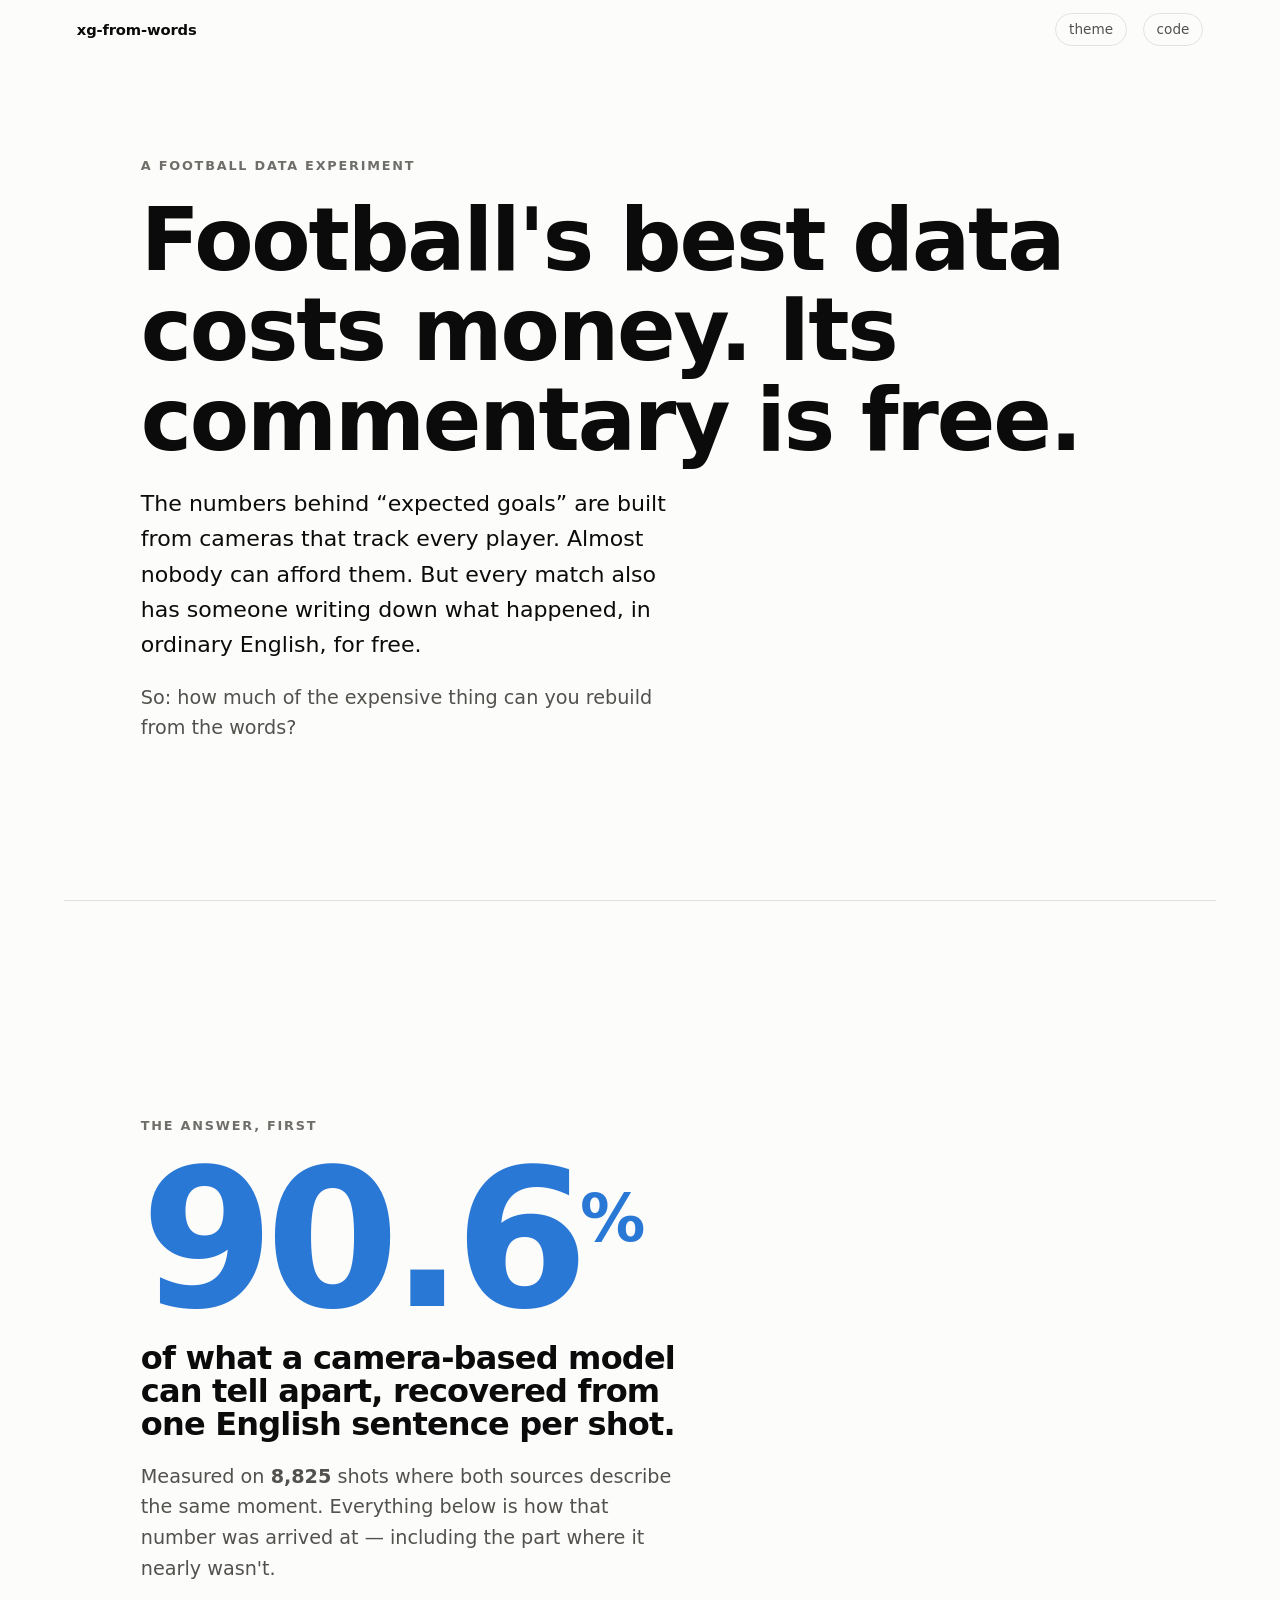
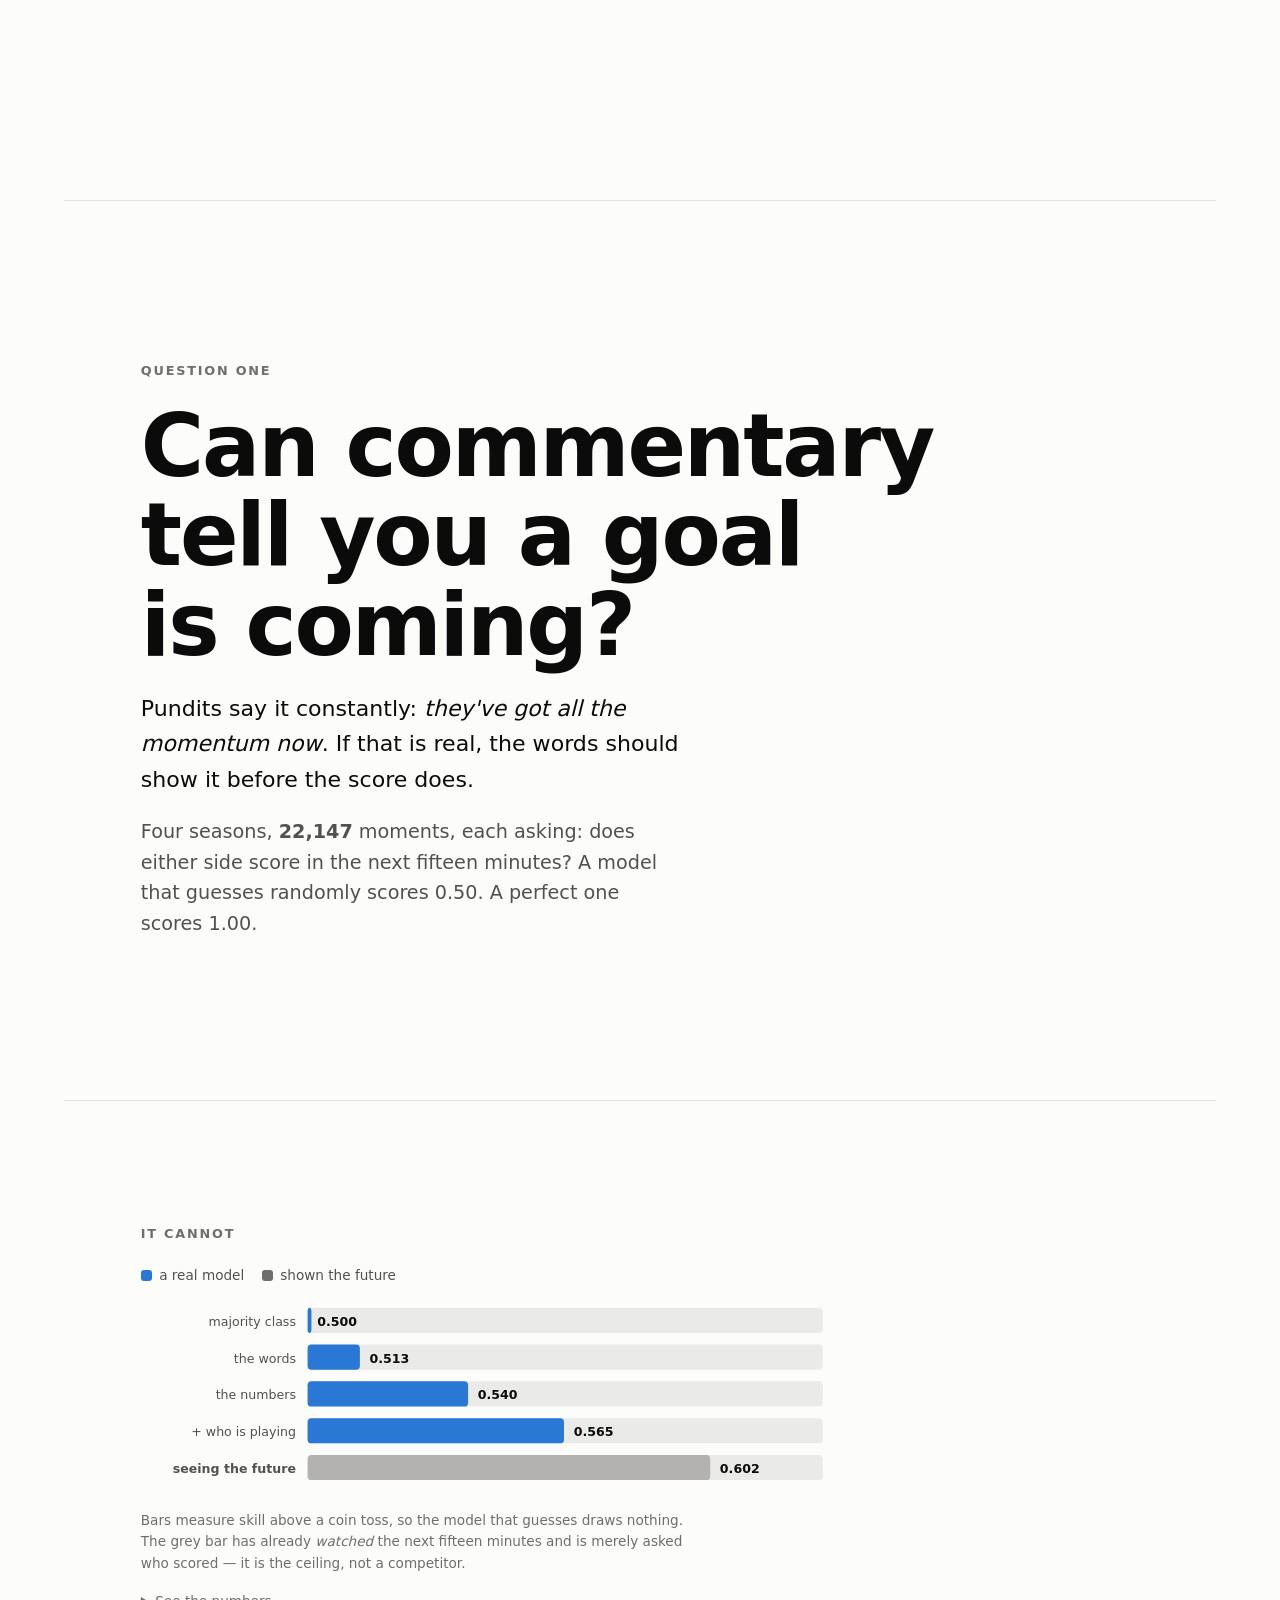
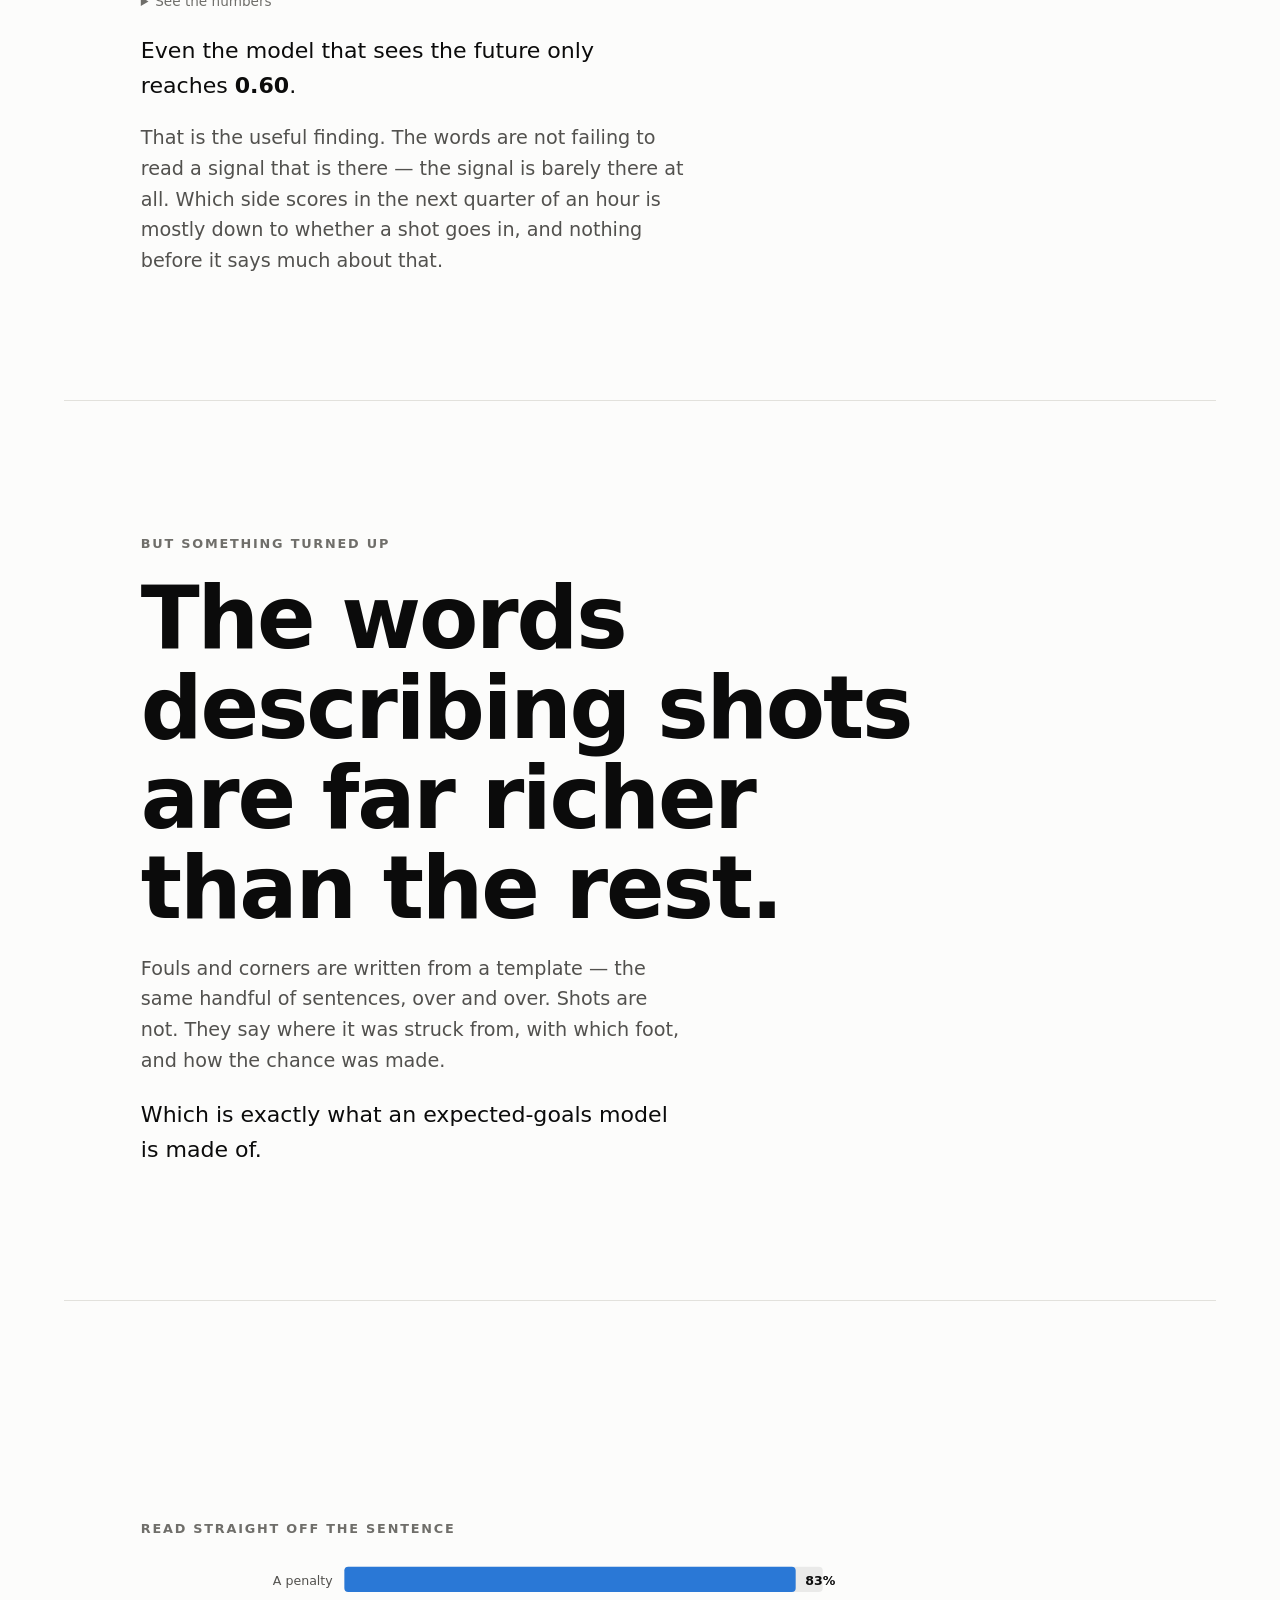
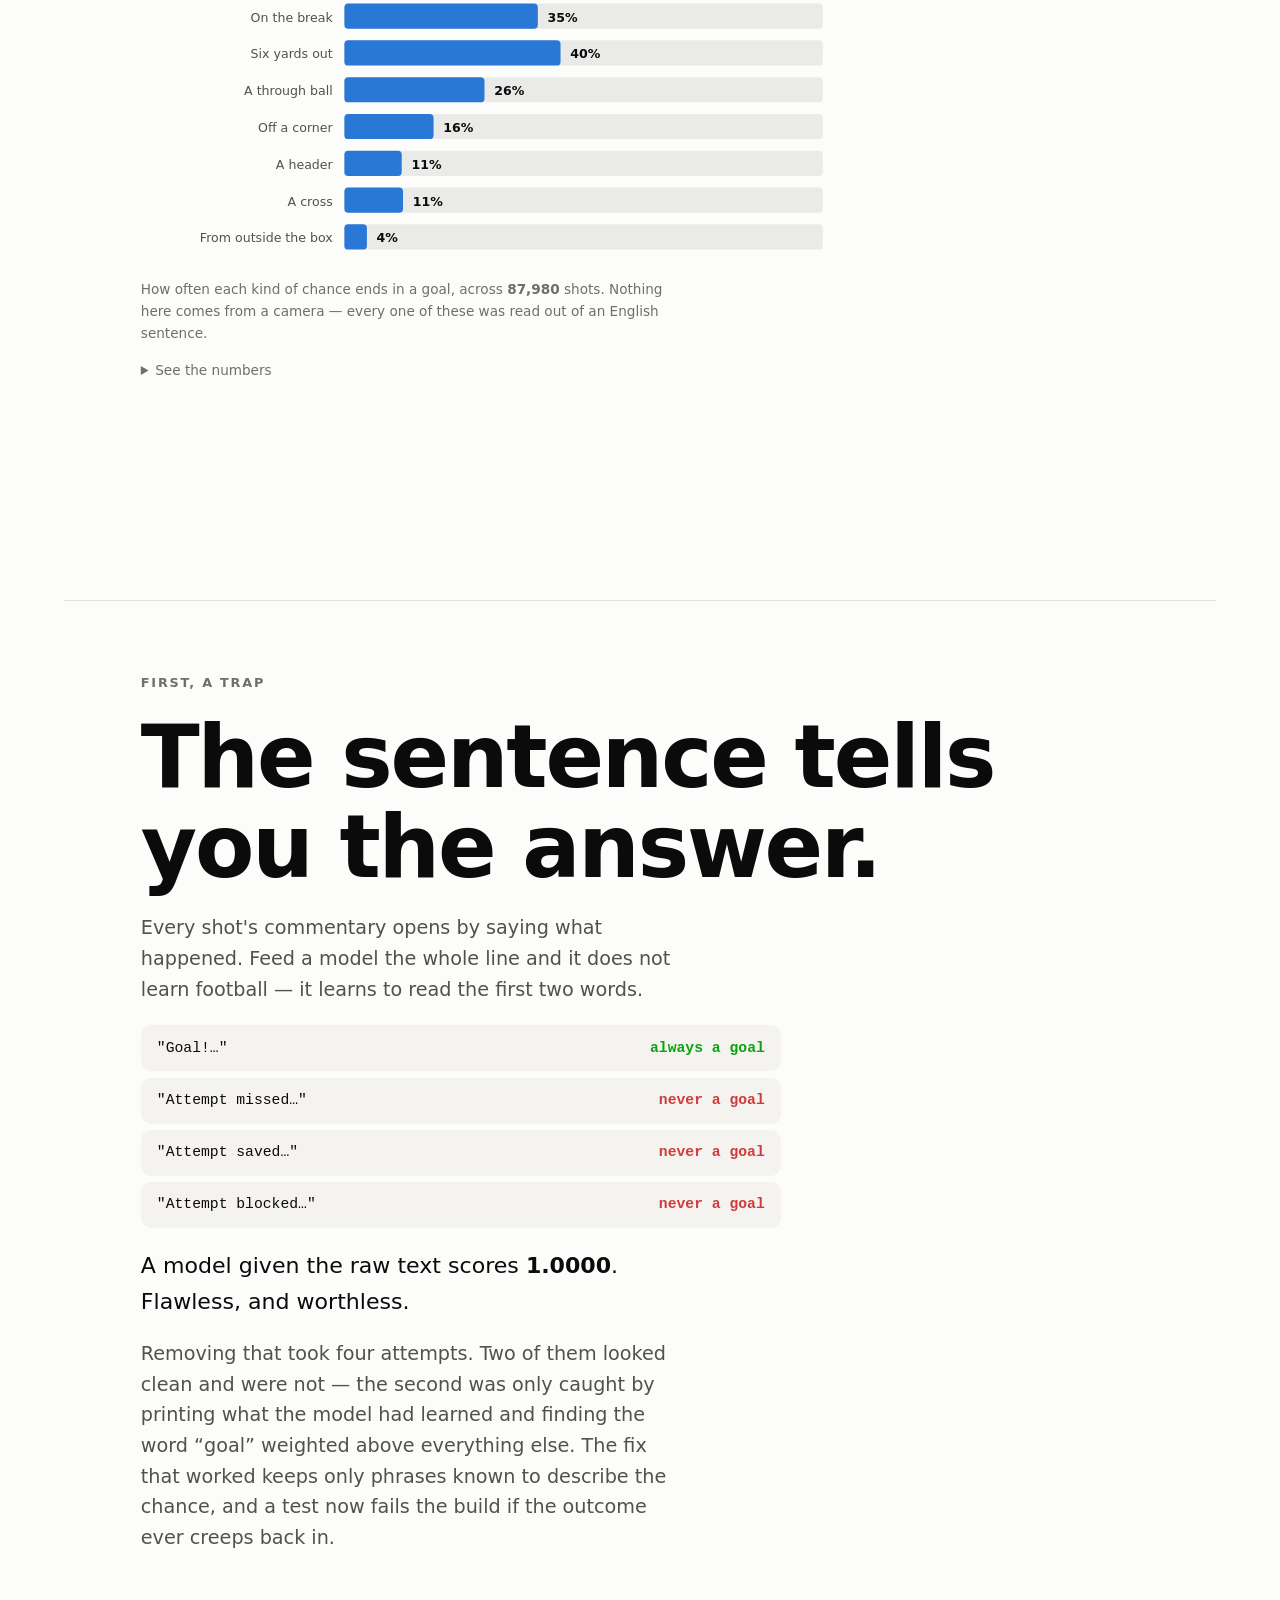
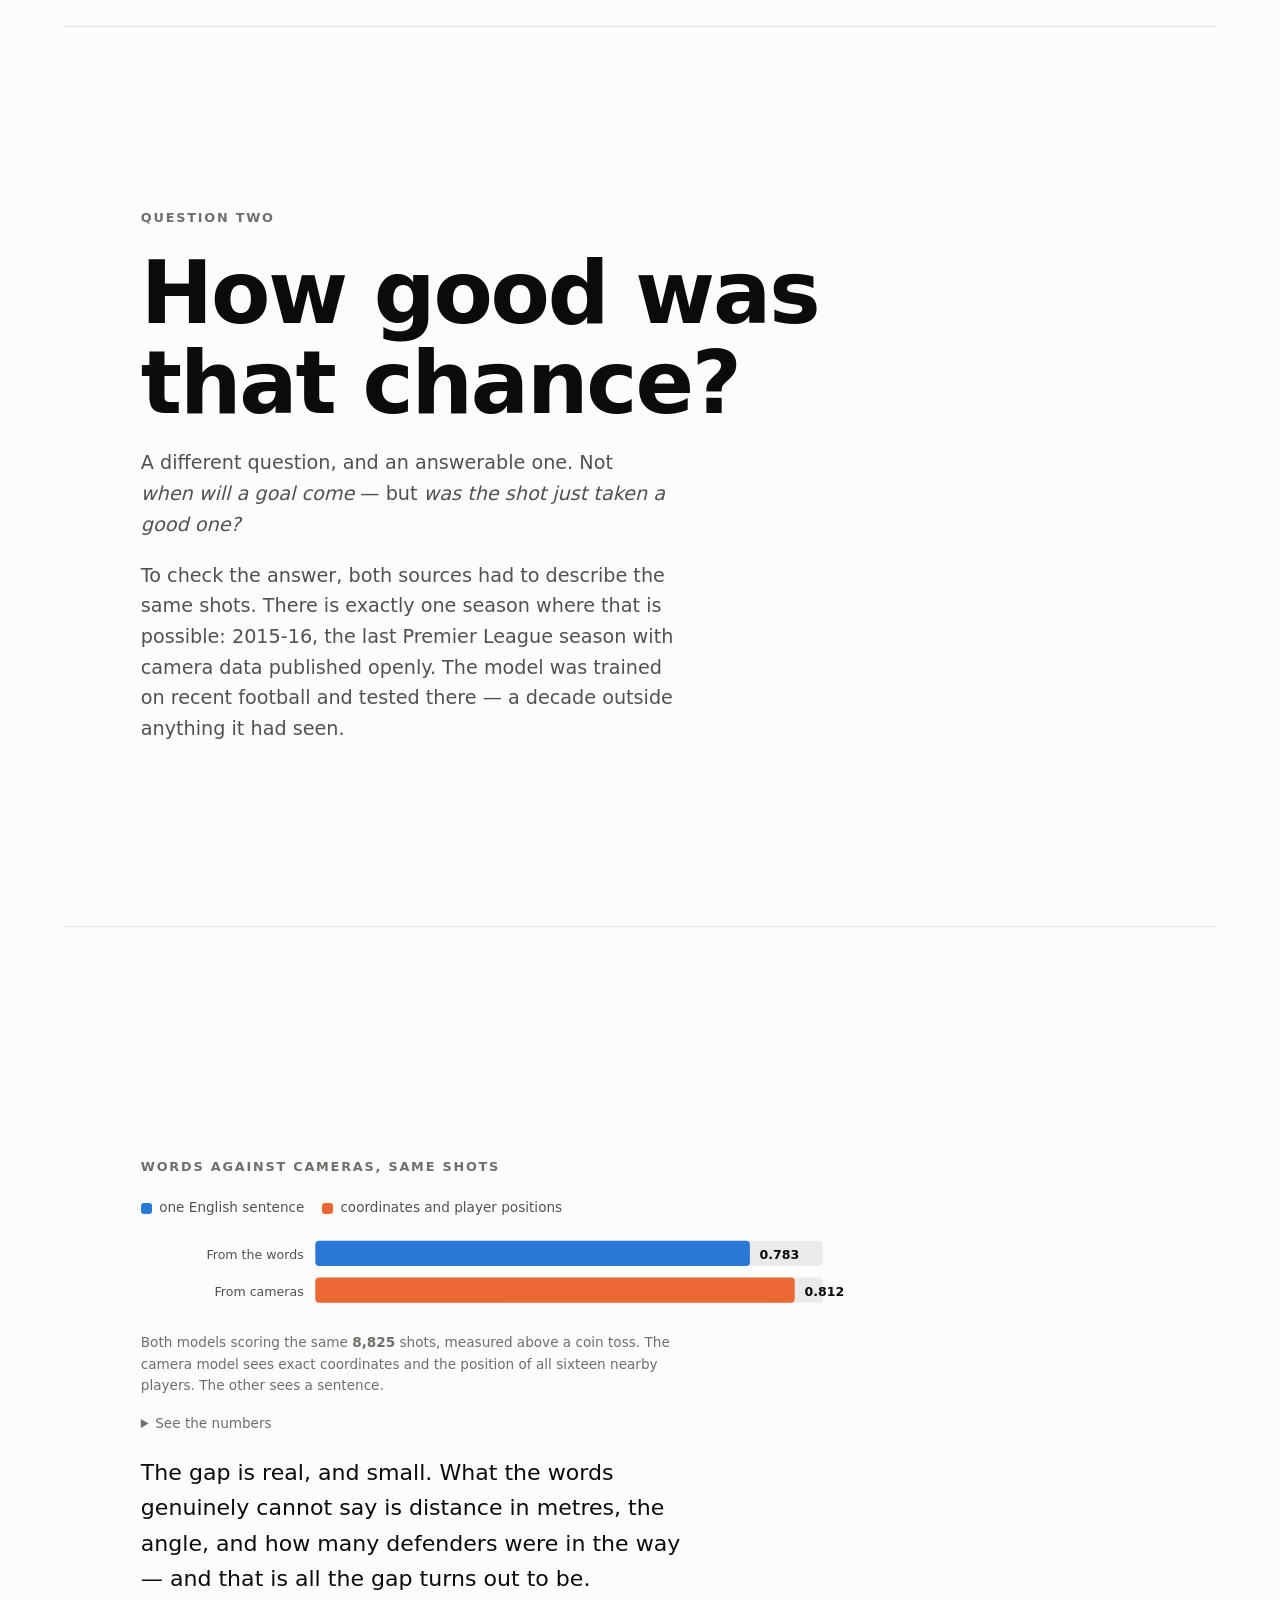
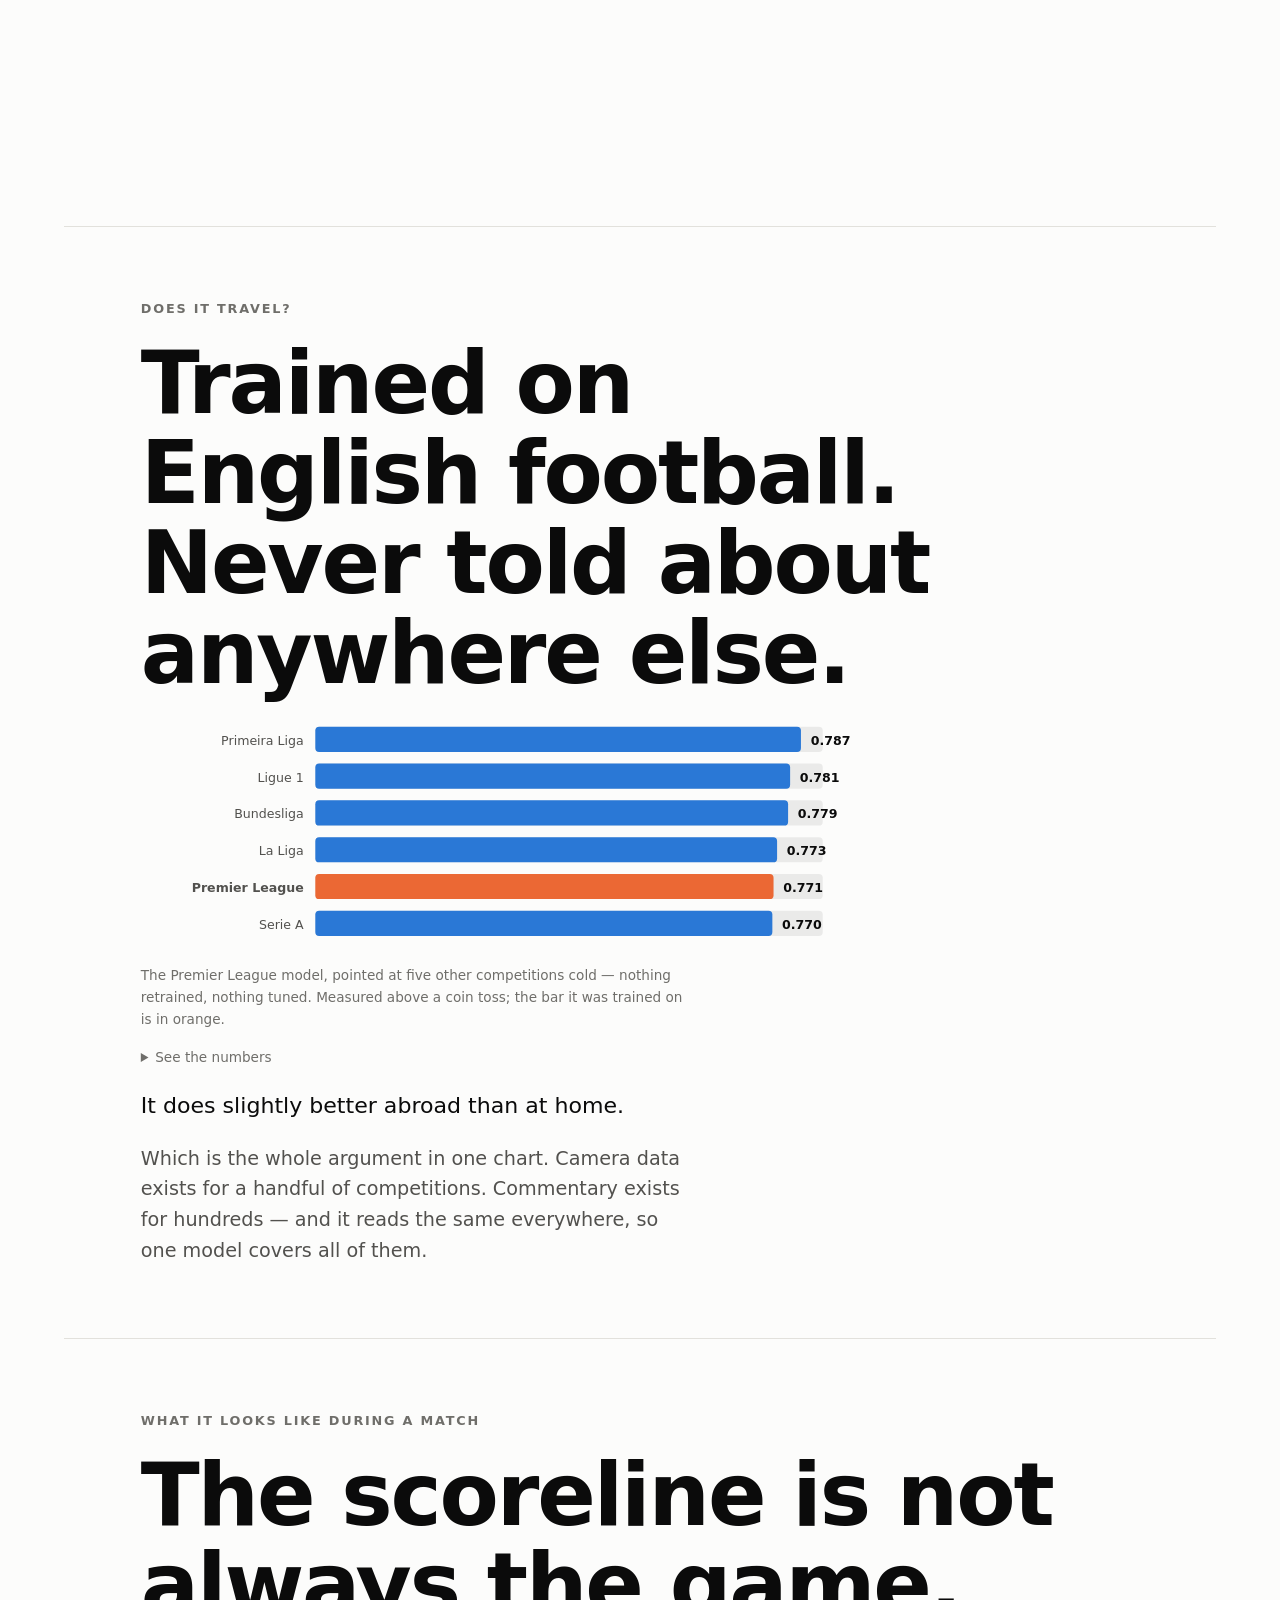
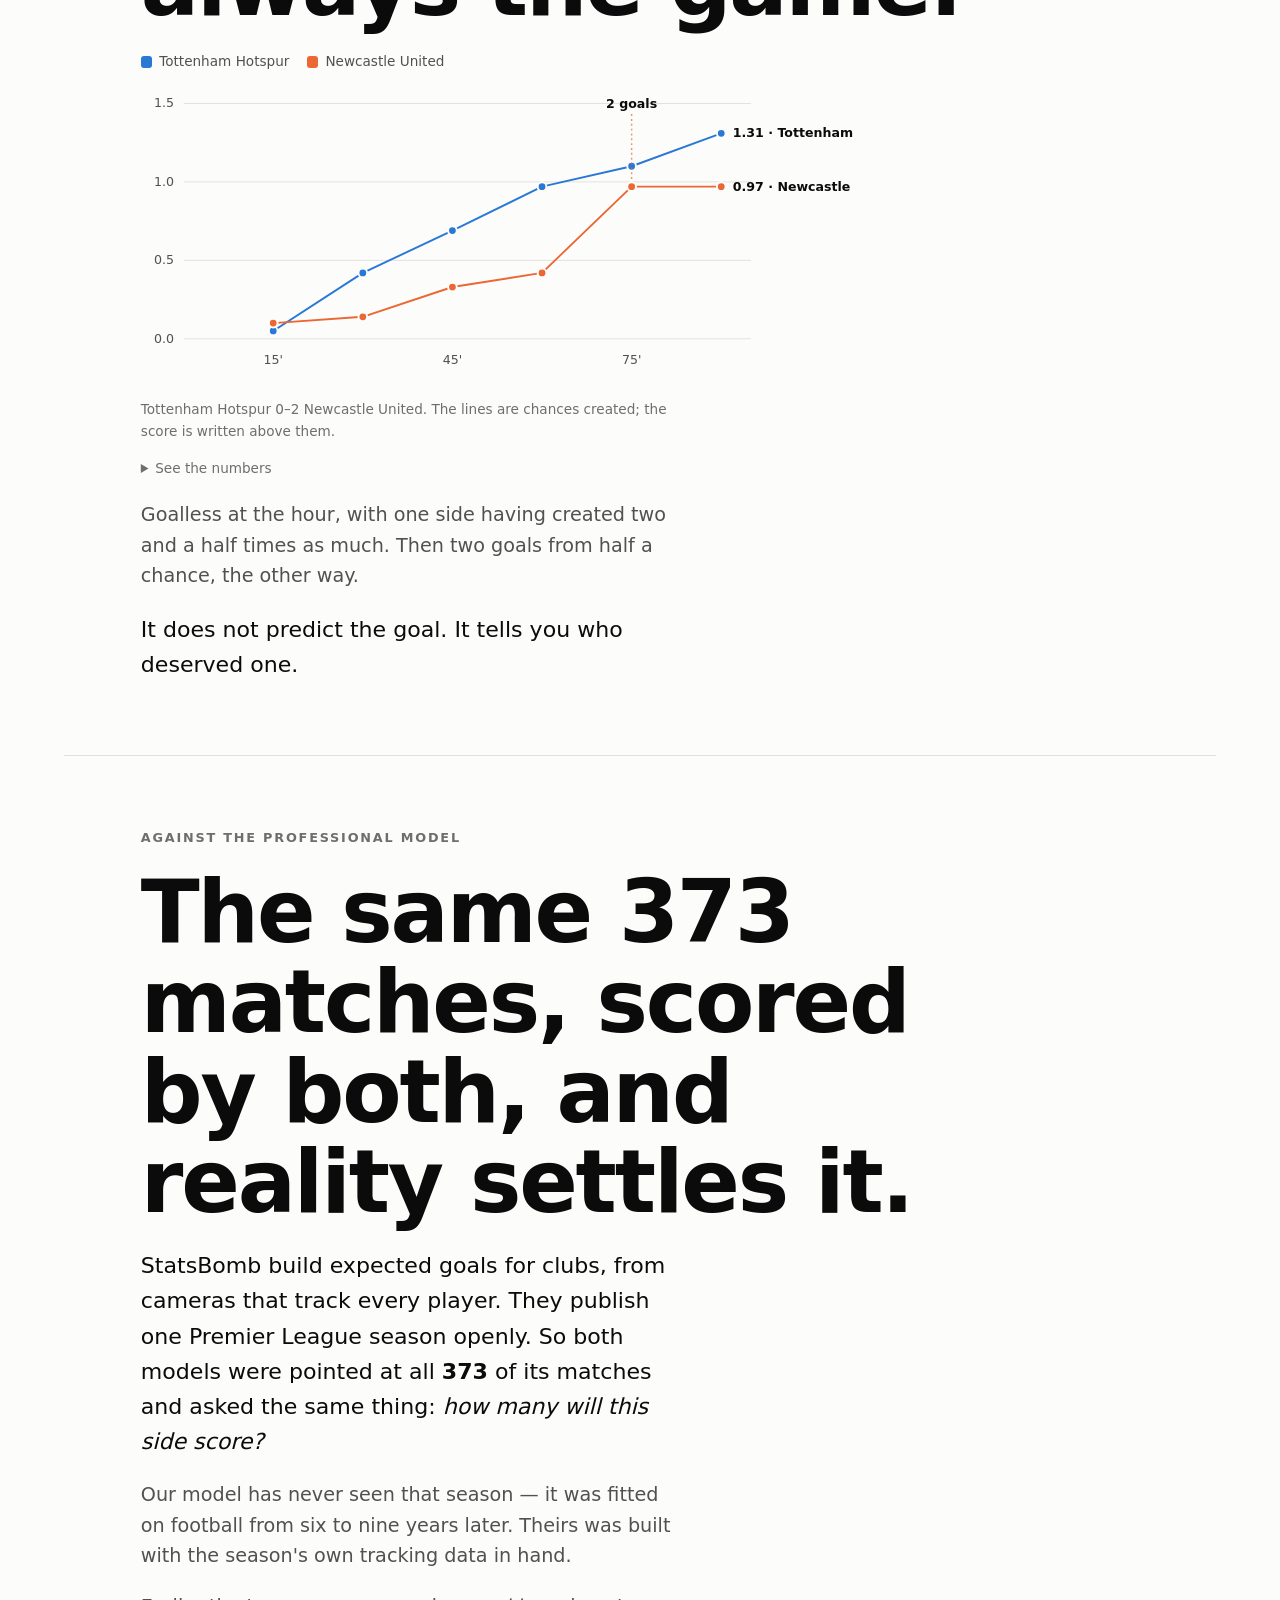
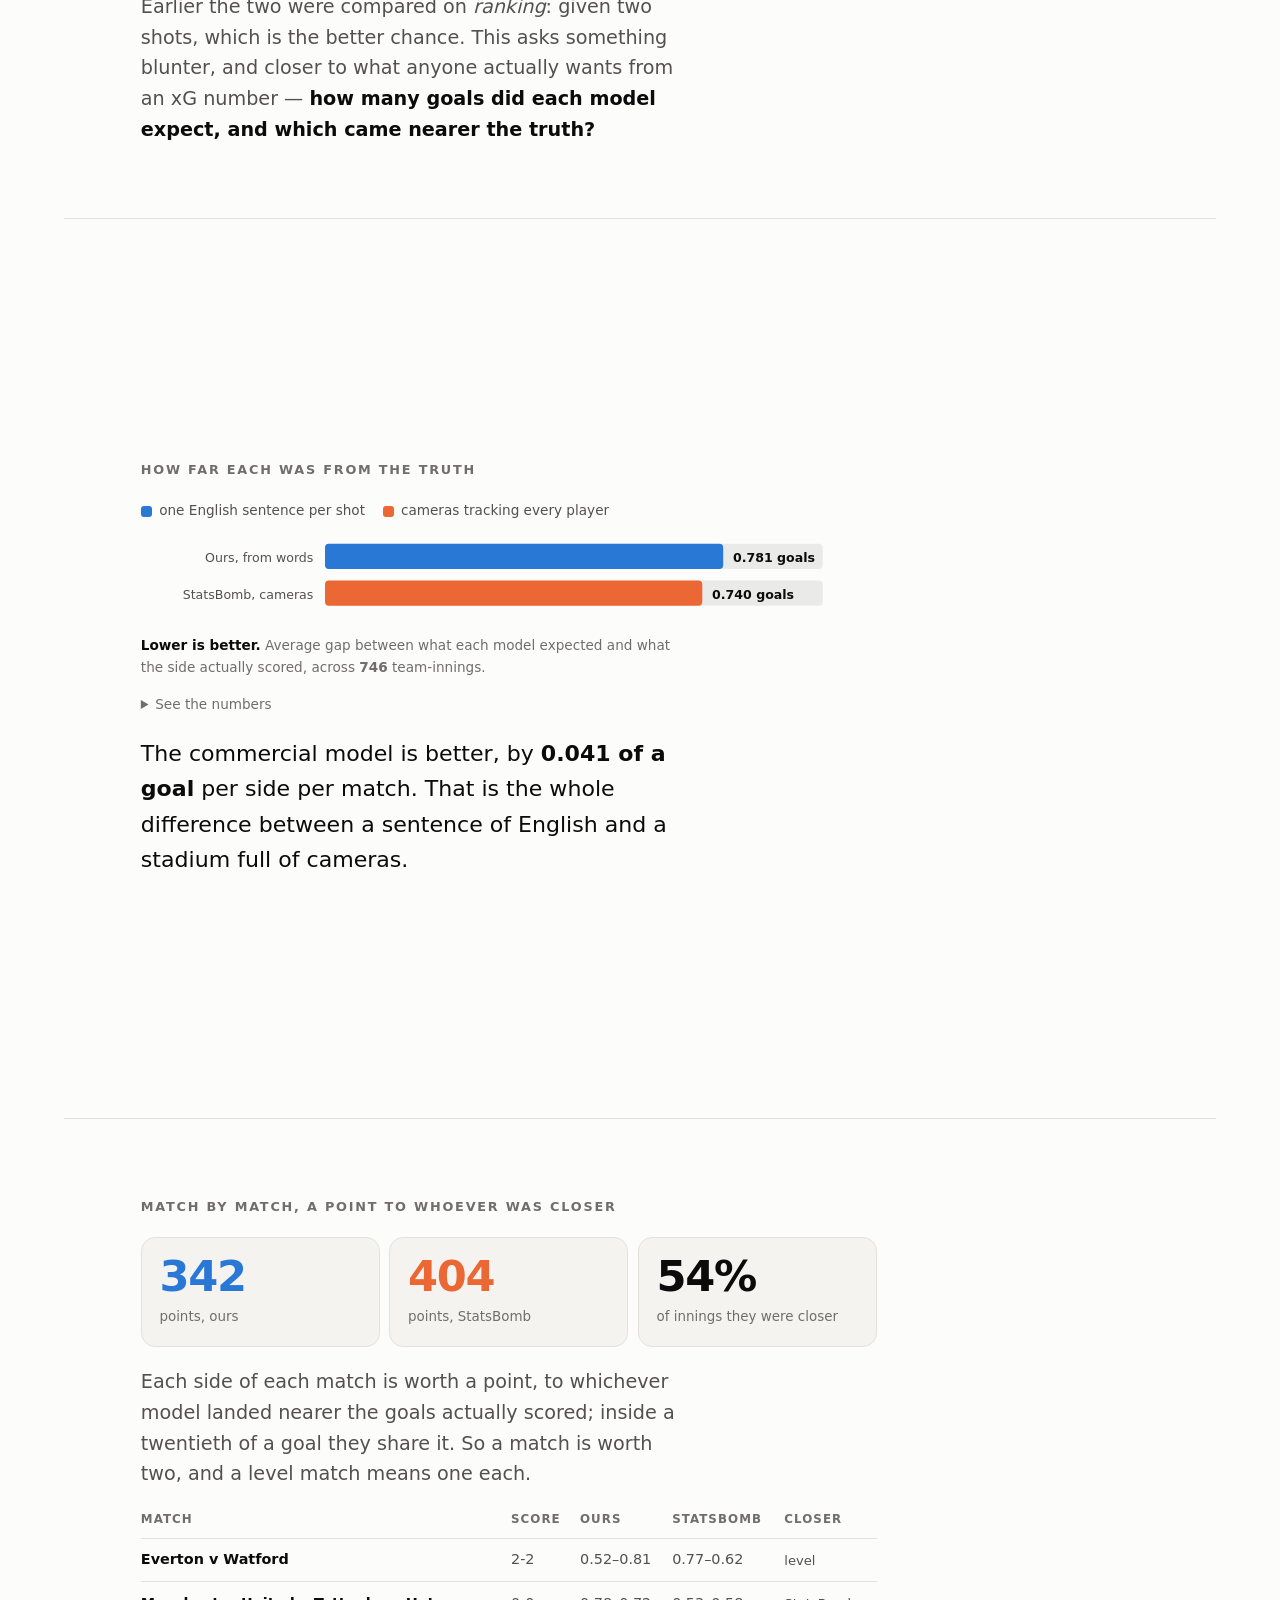
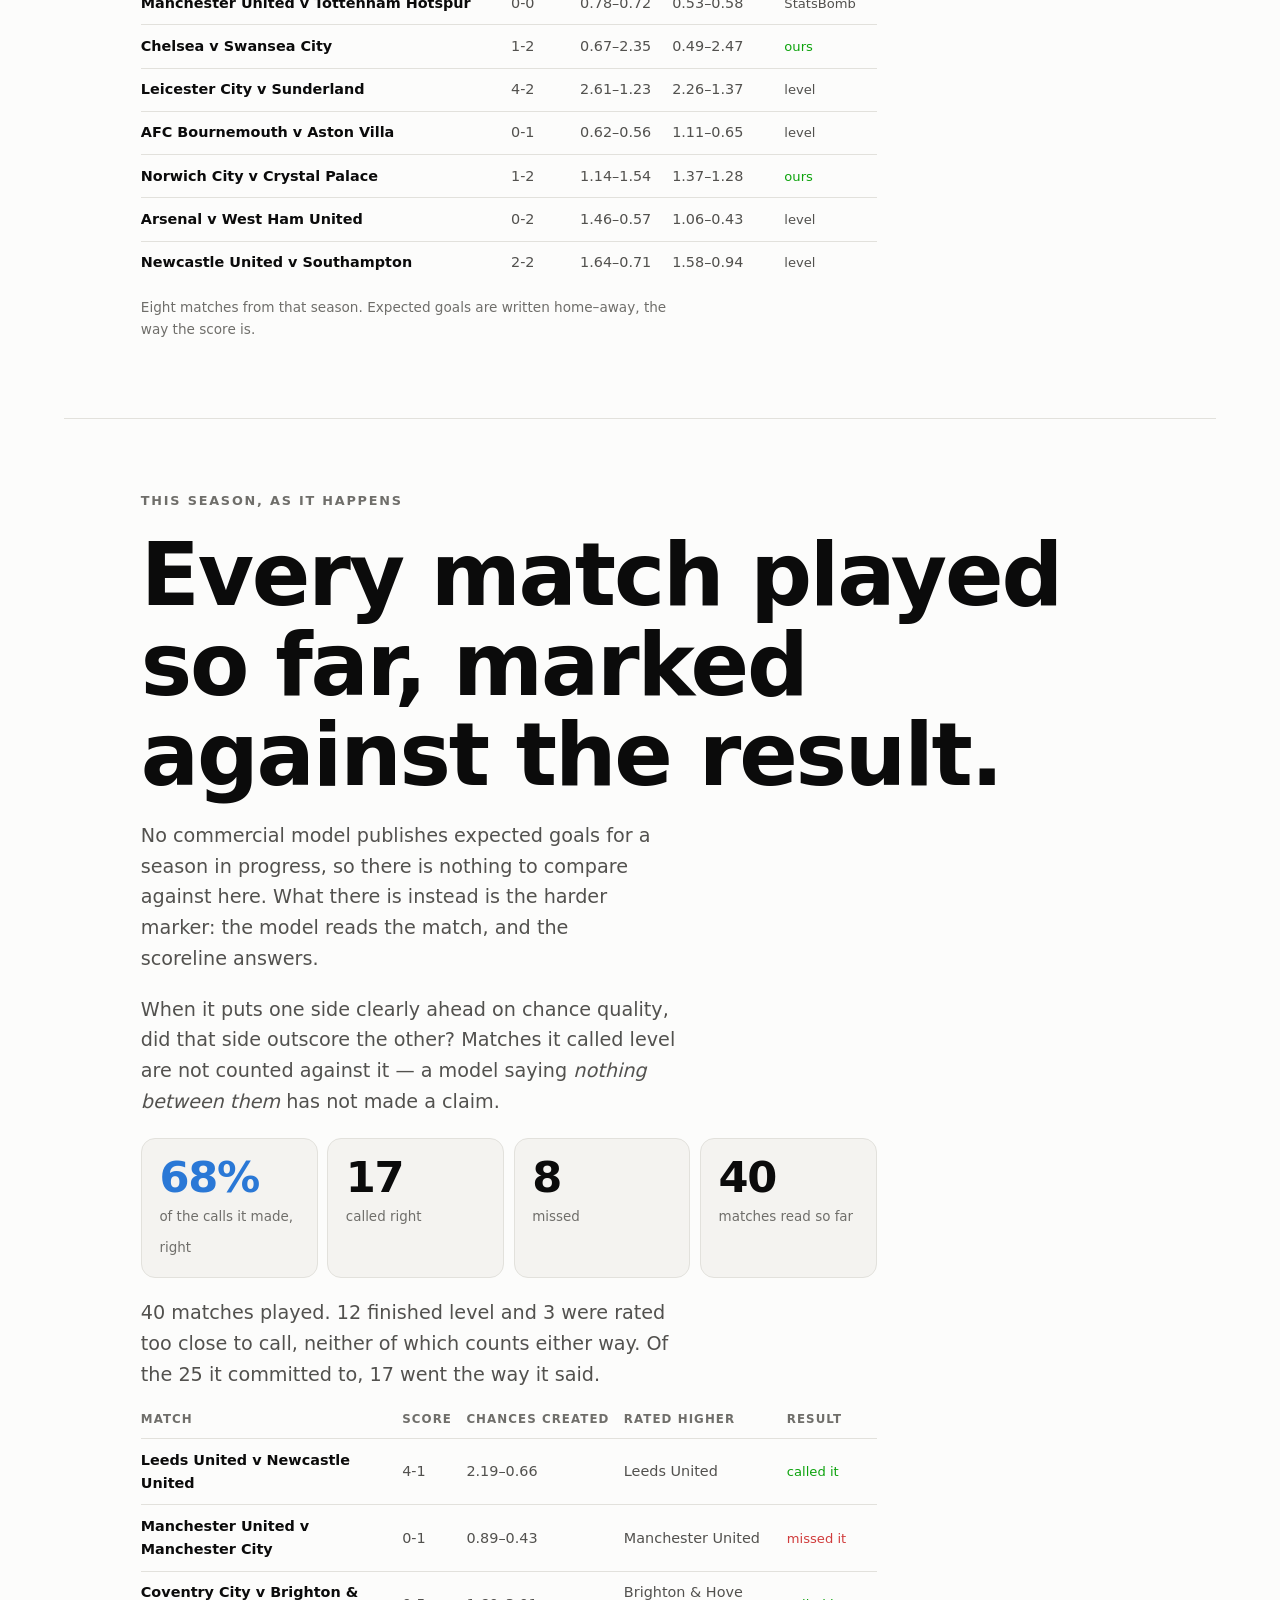
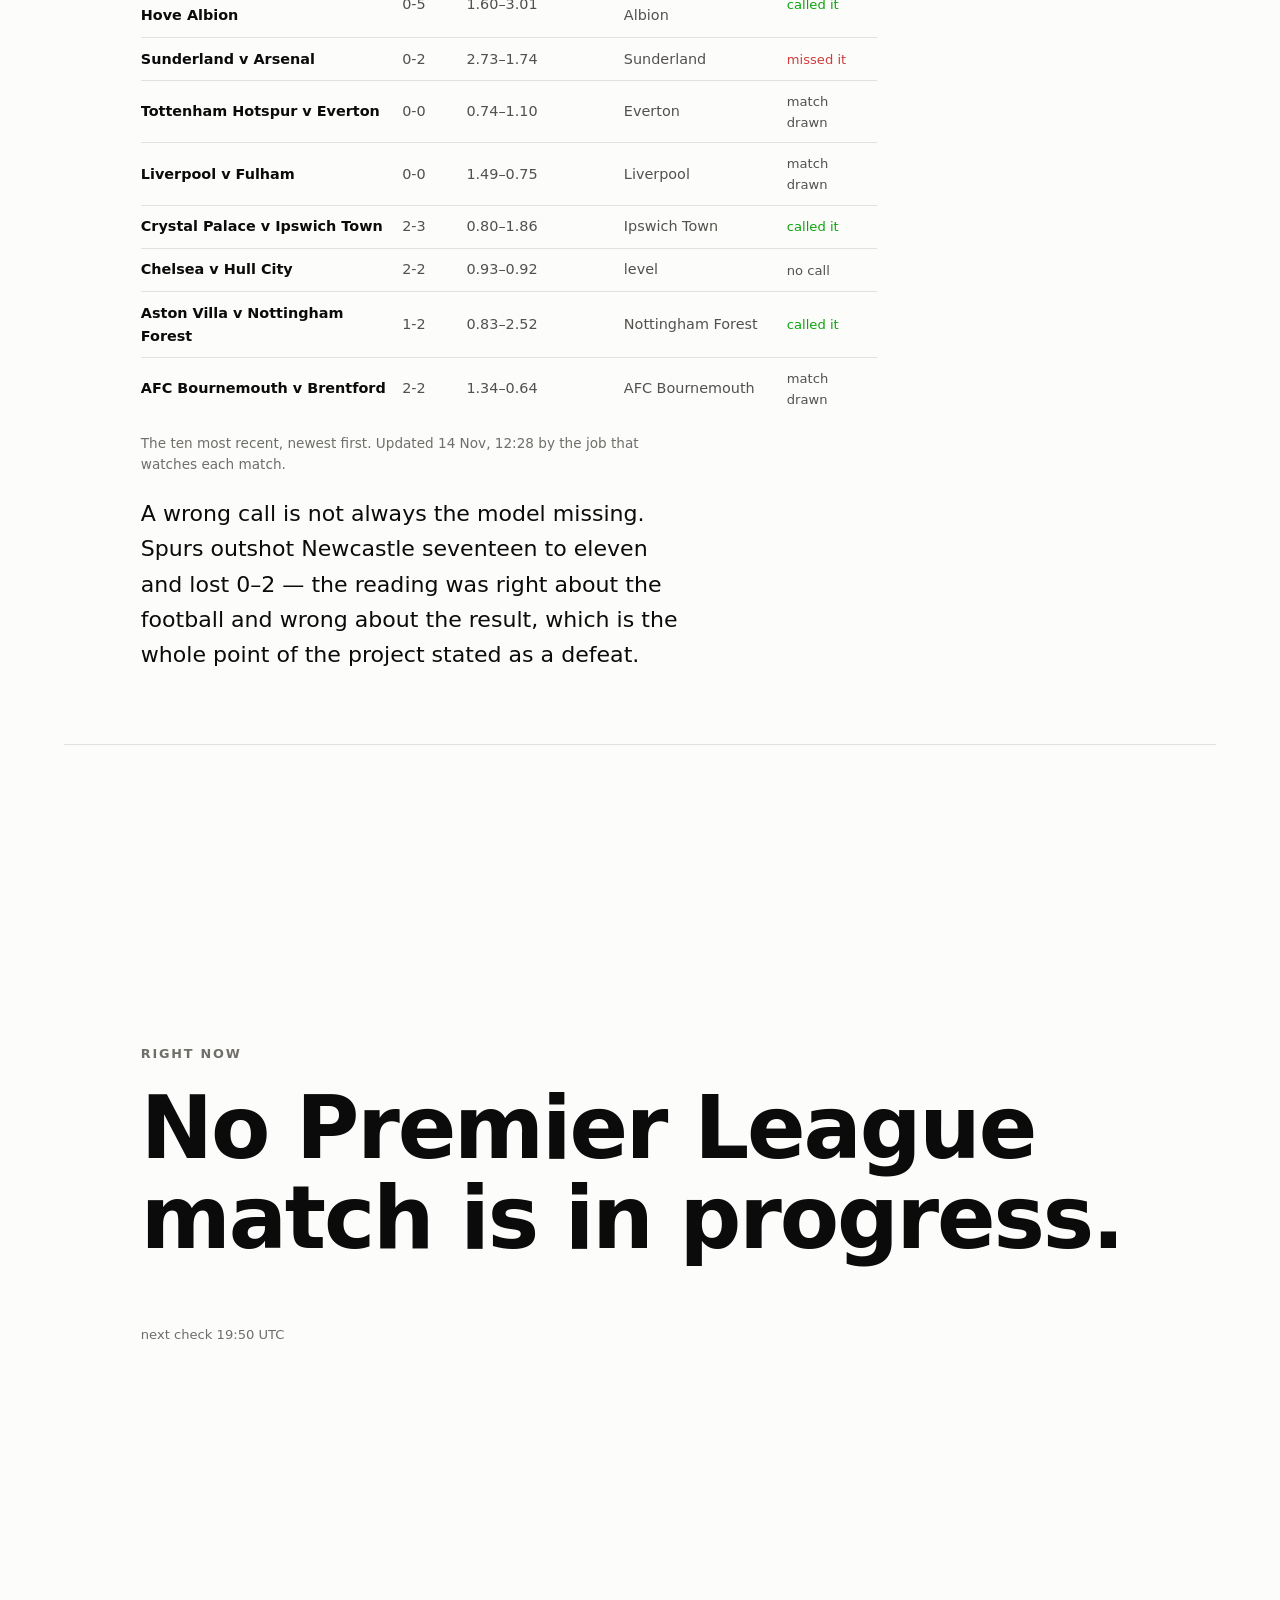
<file: docs/index.html>
<!doctype html>
<html lang="en">
<head>
<meta charset="utf-8">
<meta name="viewport" content="width=device-width, initial-scale=1">
<title>An expected-goals model that reads</title>
<meta name="description" content="Football's tracking data costs money. Its commentary is free. A model built on the words recovers 90% of what a coordinate model can see.">
<meta name="color-scheme" content="light dark">
<meta property="og:title" content="An expected-goals model that reads">
<meta property="og:description" content="90% of a tracking-data model, from free commentary text. 87,980 shots, six leagues.">
<link rel="stylesheet" href="style.css?v=ffea977">
</head>
<body data-palette="#2a78d6,#eb6834">

<progress class="scrollbar" value="0" max="1" aria-hidden="true"></progress>

<header class="topbar">
  <span class="name">xg-from-words</span>
  <span class="spacer"></span>
  <button type="button" id="theme" aria-label="Switch between light and dark">theme</button>
  <a href="https://github.com/dheepakkaran/xg-from-words">code</a>
</header>

<main>

  <section>
    <p class="eyebrow">A football data experiment</p>
    <h1>Football's best data costs money. Its commentary is free.</h1>
    <p class="lead">The numbers behind “expected goals” are built from cameras
      that track every player. Almost nobody can afford them. But every match
      also has someone writing down what happened, in ordinary English, for
      free.</p>
    <p>So: how much of the expensive thing can you rebuild from the words?</p>
  </section>

  <section>
    <p class="eyebrow">The answer, first</p>
    <div class="hero-figure" data-count="validation.recovered">0%</div>
    <h2>of what a camera-based model can tell apart, recovered from one English
      sentence per shot.</h2>
    <p>Measured on <b data-fill="validation.shots">8,825</b> shots where both
      sources describe the same moment. Everything below is how that number was
      arrived at — including the part where it nearly wasn't.</p>
  </section>

  <section>
    <p class="eyebrow">Question one</p>
    <h1>Can commentary tell you a goal is coming?</h1>
    <p class="lead">Pundits say it constantly: <em>they've got all the momentum
      now</em>. If that is real, the words should show it before the score
      does.</p>
    <p>Four seasons, <b data-fill="momentum_snapshots">22,147</b> moments, each
      asking: does either side score in the
      next fifteen minutes? A model that guesses randomly scores 0.50. A perfect
      one scores 1.00.</p>
  </section>

  <section>
    <p class="eyebrow">It cannot</p>
    <figure>
      <div class="legend" id="legend-momentum"></div>
      <svg class="chart" id="chart-momentum" role="img"
           aria-label="Model skill at predicting the next goal, all close to chance"></svg>
      <figcaption>Bars measure skill above a coin toss, so the model that
        guesses draws nothing. The grey bar has already <em>watched</em> the
        next fifteen minutes and is merely asked who scored — it is the
        ceiling, not a competitor.</figcaption>
      <details class="table"><summary>See the numbers</summary>
        <div id="table-momentum"></div></details>
    </figure>
    <p class="lead">Even the model that sees the future only reaches
      <strong data-fill="momentum_ceiling" data-format="score">0.60</strong>.</p>
    <p>That is the useful finding. The words are not failing to read a signal
      that is there — the signal is barely there at all. Which side scores in
      the next quarter of an hour is mostly down to whether a shot goes in, and
      nothing before it says much about that.</p>
  </section>

  <section>
    <p class="eyebrow">But something turned up</p>
    <h1>The words describing shots are far richer than the rest.</h1>
    <p>Fouls and corners are written from a template — the same handful of
      sentences, over and over. Shots are not. They say where it was struck
      from, with which foot, and how the chance was made.</p>
    <p class="lead">Which is exactly what an expected-goals model is made of.</p>
  </section>

  <section>
    <p class="eyebrow">Read straight off the sentence</p>
    <figure>
      <svg class="chart" id="chart-chances" role="img"
           aria-label="How often each kind of chance is scored"></svg>
      <figcaption>How often each kind of chance ends in a goal, across
        <b data-fill="corpus.shots">87,980</b> shots. Nothing here comes from a
        camera — every one of these was read out of an English sentence.</figcaption>
      <details class="table"><summary>See the numbers</summary>
        <div id="table-chances"></div></details>
    </figure>
  </section>

  <section>
    <p class="eyebrow">First, a trap</p>
    <h1>The sentence tells you the answer.</h1>
    <p>Every shot's commentary opens by saying what happened. Feed a model the
      whole line and it does not learn football — it learns to read the first
      two words.</p>
    <div class="openers" id="openers"></div>
    <p class="lead">A model given the raw text scores
      <strong data-fill="leak.raw_auc" data-format="auc">1.0000</strong>.
      Flawless, and worthless.</p>
    <p>Removing that took four attempts. Two of them looked clean and were not —
      the second was only caught by printing what the model had learned and
      finding the word “goal” weighted above everything else. The fix that
      worked keeps only phrases known to describe the chance, and a test now
      fails the build if the outcome ever creeps back in.</p>
  </section>

  <section>
    <p class="eyebrow">Question two</p>
    <h1>How good was that chance?</h1>
    <p>A different question, and an answerable one. Not <em>when will a goal
      come</em> — but <em>was the shot just taken a good one?</em></p>
    <p>To check the answer, both sources had to describe the same shots. There
      is exactly one season where that is possible: 2015-16, the last Premier
      League season with camera data published openly. The model was trained on
      recent football and tested there — a decade outside anything it had
      seen.</p>
  </section>

  <section>
    <p class="eyebrow">Words against cameras, same shots</p>
    <figure>
      <div class="legend" id="legend-validation"></div>
      <svg class="chart" id="chart-validation" role="img"
           aria-label="How the two models compare on the same shots"></svg>
      <figcaption>Both models scoring the same
        <b data-fill="validation.shots">8,825</b> shots, measured above a coin
        toss. The camera model sees exact coordinates and the position of all
        sixteen nearby players. The other sees a sentence.</figcaption>
      <details class="table"><summary>See the numbers</summary>
        <div id="table-validation"></div></details>
    </figure>
    <p class="lead">The gap is real, and small. What the words genuinely cannot
      say is distance in metres, the angle, and how many defenders were in the
      way — and that is all the gap turns out to be.</p>
  </section>

  <section>
    <p class="eyebrow">Does it travel?</p>
    <h1>Trained on English football. Never told about anywhere else.</h1>
    <figure>
      <svg class="chart" id="chart-leagues" role="img"
           aria-label="The same model scores equally well in six leagues"></svg>
      <figcaption>The Premier League model, pointed at five other competitions
        cold — nothing retrained, nothing tuned. Measured above a coin toss;
        the bar it was trained on is in orange.</figcaption>
      <details class="table"><summary>See the numbers</summary>
        <div id="table-leagues"></div></details>
    </figure>
    <p class="lead">It does slightly better abroad than at home.</p>
    <p>Which is the whole argument in one chart. Camera data exists for a
      handful of competitions. Commentary exists for hundreds — and it reads the
      same everywhere, so one model covers all of them.</p>
  </section>

  <section>
    <p class="eyebrow">What it looks like during a match</p>
    <h1>The scoreline is not always the game.</h1>
    <figure class="replay">
      <div class="legend" id="legend-replay"></div>
      <svg class="chart" id="chart-replay" role="img"
           aria-label="Chances created over the course of one match against the score"></svg>
      <figcaption id="replay-caption"></figcaption>
      <details class="table"><summary>See the numbers</summary>
        <div id="table-replay"></div></details>
    </figure>
    <p>Goalless at the hour, with one side having created two and a half times
      as much. Then two goals from half a chance, the other way.</p>
    <p class="lead">It does not predict the goal. It tells you who deserved
      one.</p>
  </section>

  <section>
    <p class="eyebrow">Against the professional model</p>
    <h1>The same <span data-fill="head_to_head.matches">373</span> matches,
      scored by both, and reality settles it.</h1>
    <p class="lead">StatsBomb build expected goals for clubs, from cameras that
      track every player. They publish one Premier League season openly. So
      both models were pointed at all <b data-fill="head_to_head.matches">373</b>
      of its matches and asked the same
      thing: <em>how many will this side score?</em></p>
    <p>Our model has never seen that season — it was fitted on football from
      six to nine years later. Theirs was built with the season's own tracking
      data in hand.</p>
    <p>Earlier the two were compared on <em>ranking</em>: given two shots, which
      is the better chance. This asks something blunter, and closer to what
      anyone actually wants from an xG number — <strong>how many goals did each
      model expect, and which came nearer the truth?</strong></p>
  </section>

  <section>
    <p class="eyebrow">How far each was from the truth</p>
    <figure>
      <div class="legend" id="legend-h2h"></div>
      <svg class="chart" id="chart-h2h" role="img"
           aria-label="Average error in goals per team per match, ours against StatsBomb's"></svg>
      <figcaption><strong>Lower is better.</strong> Average gap between what
        each model expected and what the side actually scored, across
        <b data-fill="head_to_head.innings">746</b> team-innings.</figcaption>
      <details class="table"><summary>See the numbers</summary>
        <div id="table-h2h"></div></details>
    </figure>
    <p class="lead" id="h2h-verdict"></p>
  </section>

  <section>
    <p class="eyebrow">Match by match, a point to whoever was closer</p>
    <div class="scoreline" id="h2h-score"></div>
    <p>Each side of each match is worth a point, to whichever model landed
      nearer the goals actually scored; inside a twentieth of a goal they share
      it. So a match is worth two, and a level match means one each.</p>
    <figure>
      <div class="table-wrap"><table class="matches" id="table-h2h-matches"></table></div>
      <figcaption>Eight matches from that season. Expected goals are written
        home–away, the way the score is.</figcaption>
    </figure>
  </section>

  <section>
    <p class="eyebrow">This season, as it happens</p>
    <h1>Every match played so far, marked against the result.</h1>
    <p>No commercial model publishes expected goals for a season in progress,
      so there is nothing to compare against here. What there is instead is the
      harder marker: the model reads the match, and the scoreline answers.</p>
    <p>When it puts one side clearly ahead on chance quality, did that side
      outscore the other? Matches it called level are not counted against it —
      a model saying <em>nothing between them</em> has not made a claim.</p>
    <div class="scoreline" id="scorecard"></div>
    <p id="scorecard-note"></p>
    <figure>
      <div class="table-wrap"><table class="matches" id="table-scorecard"></table></div>
      <figcaption id="scorecard-caption"></figcaption>
    </figure>
    <p class="lead">A wrong call is not always the model missing. Spurs
      outshot Newcastle seventeen to eleven and lost 0–2 — the reading was
      right about the football and wrong about the result, which is the whole
      point of the project stated as a defeat.</p>
  </section>

  <section id="now">
    <p class="eyebrow" id="now-eyebrow">
      <span class="dot" id="now-dot" hidden aria-hidden="true"></span>
      <span id="now-label">Right now</span>
    </p>
    <h1 id="now-head">Checking the Premier League…</h1>
    <div id="now-body"></div>
    <p id="now-note" class="lead"></p>
    <p class="clockline" id="now-clock"></p>
  </section>

  <section data-tight>
    <p class="eyebrow">Still open</p>
    <h2>One question has no evidence behind it yet.</h2>
    <p>Everything about reading a match live assumes the words arrive quickly
      enough to be worth reading. No match has been running at a moment when
      that could be checked. A job now runs during Premier League kickoffs to
      measure it, and the answer will appear in the repository rather than
      here.</p>
  </section>

</main>

<footer>
  <p><b data-fill="corpus.shots">87,980</b> shots ·
     <b data-fill="corpus.matches">3,569</b> matches ·
     <b data-fill="corpus.leagues">6</b> competitions ·
     data from ESPN's public commentary feed and StatsBomb's open data.</p>
  <p style="margin-top:.6rem">Built by Dheepak Karan ·
     <a href="https://github.com/dheepakkaran/xg-from-words">source and full write-up</a> ·
     figures generated from <a href="data.json">data.json</a>, itself generated
     from the results.</p>
</footer>

<script type="module" src="app.js?v=ffea977"></script>
</body>
</html>
</file>
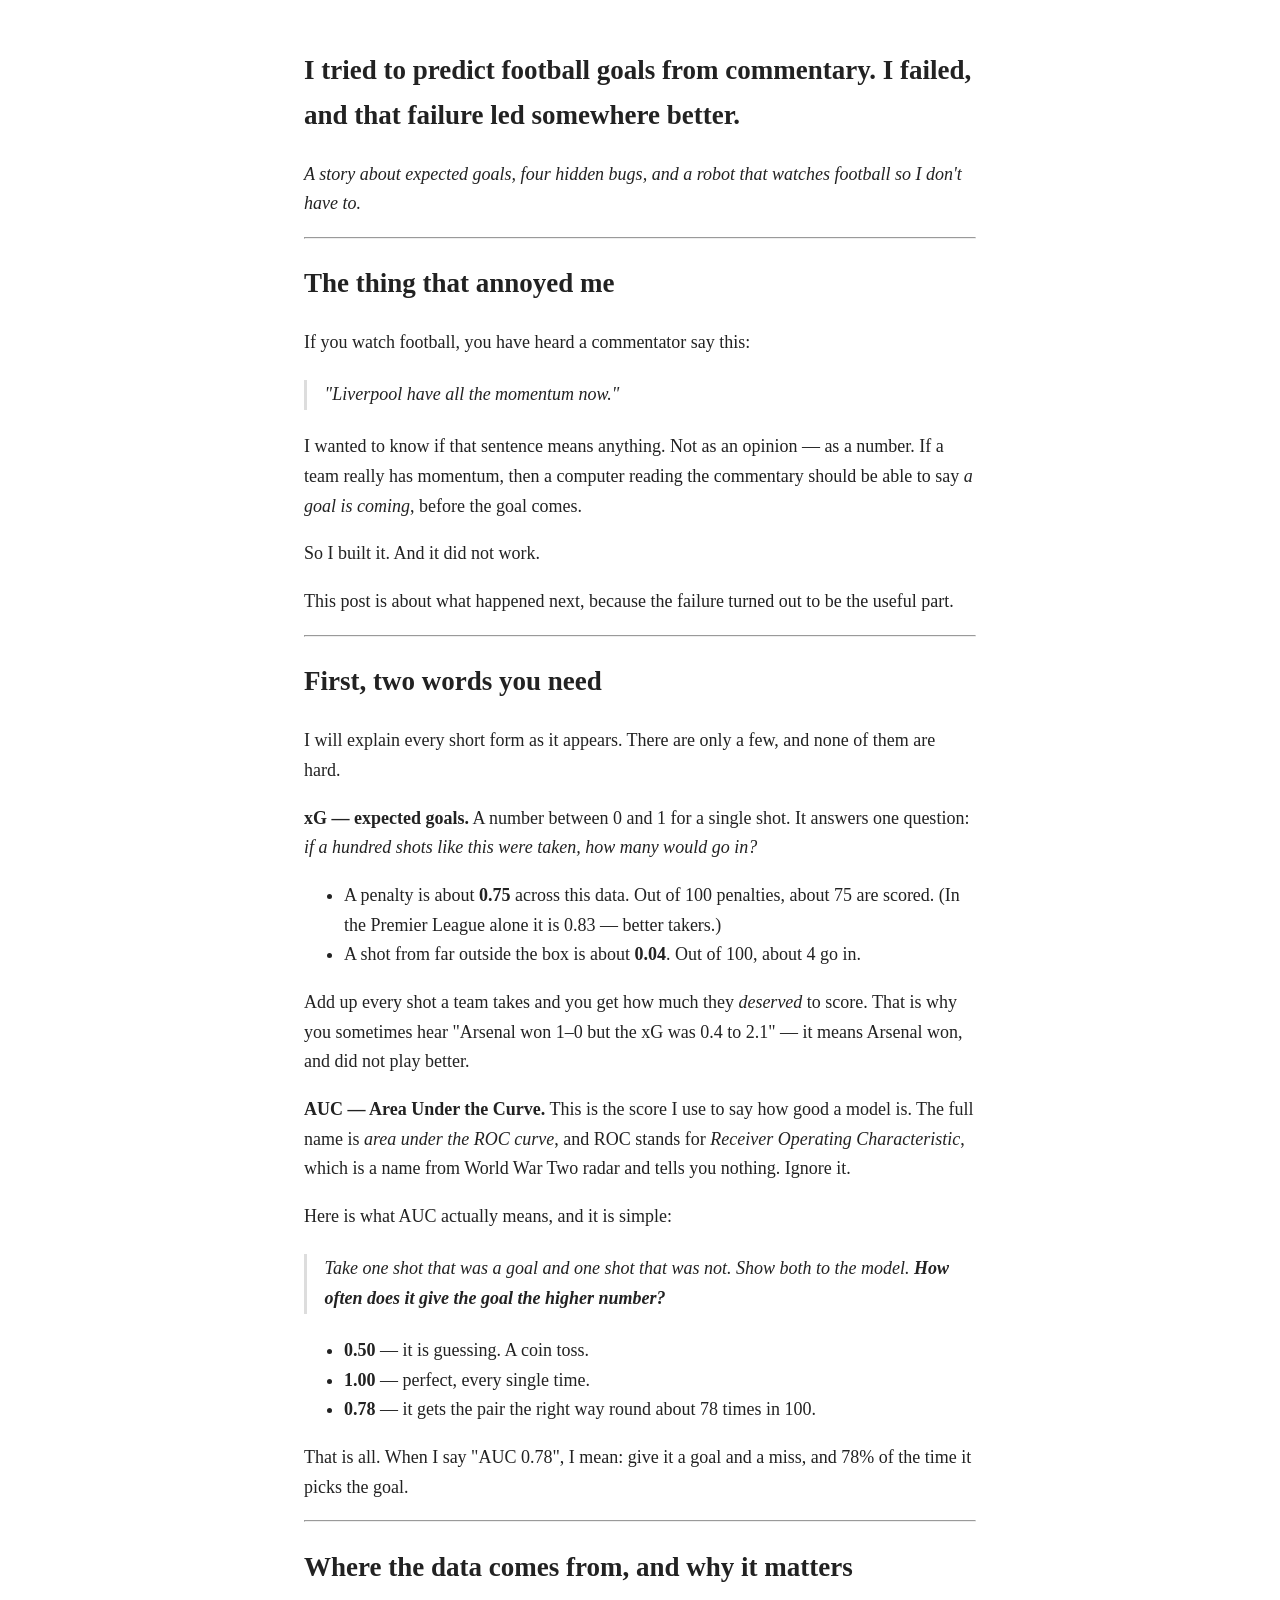
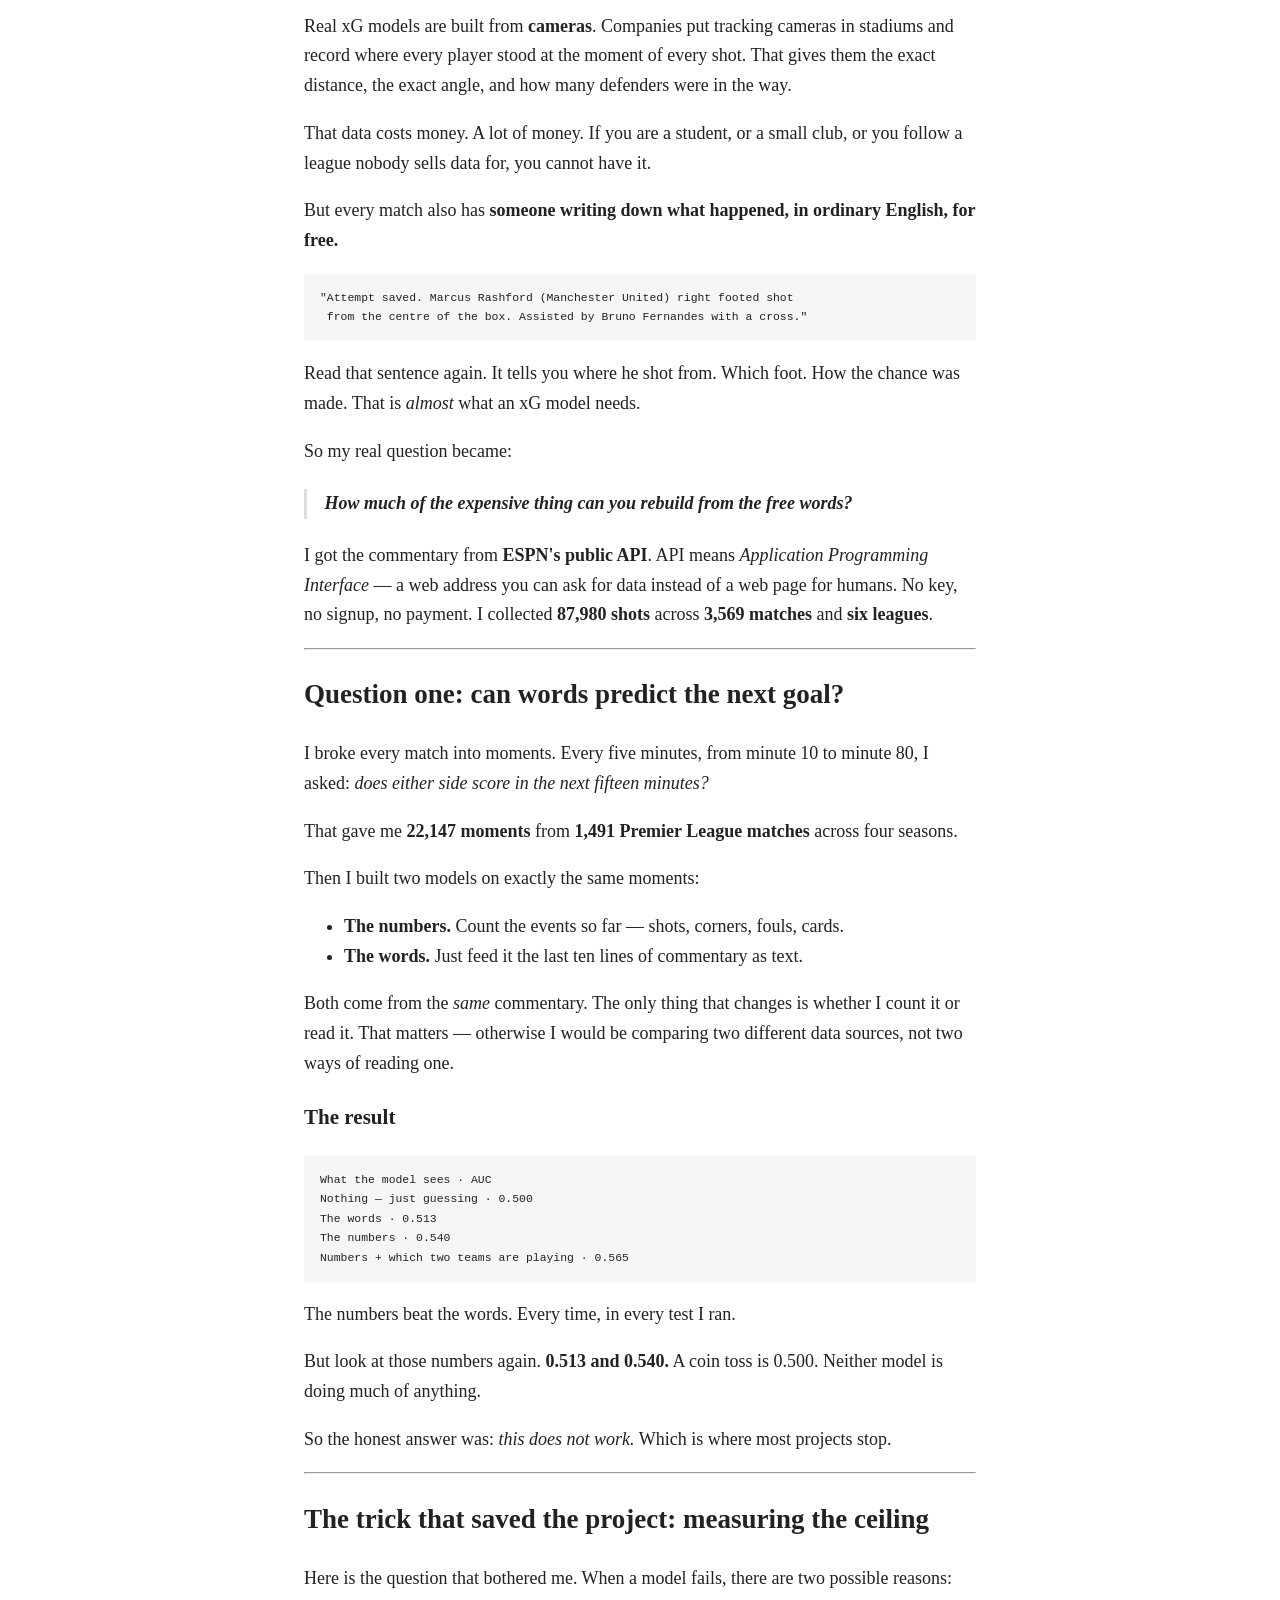
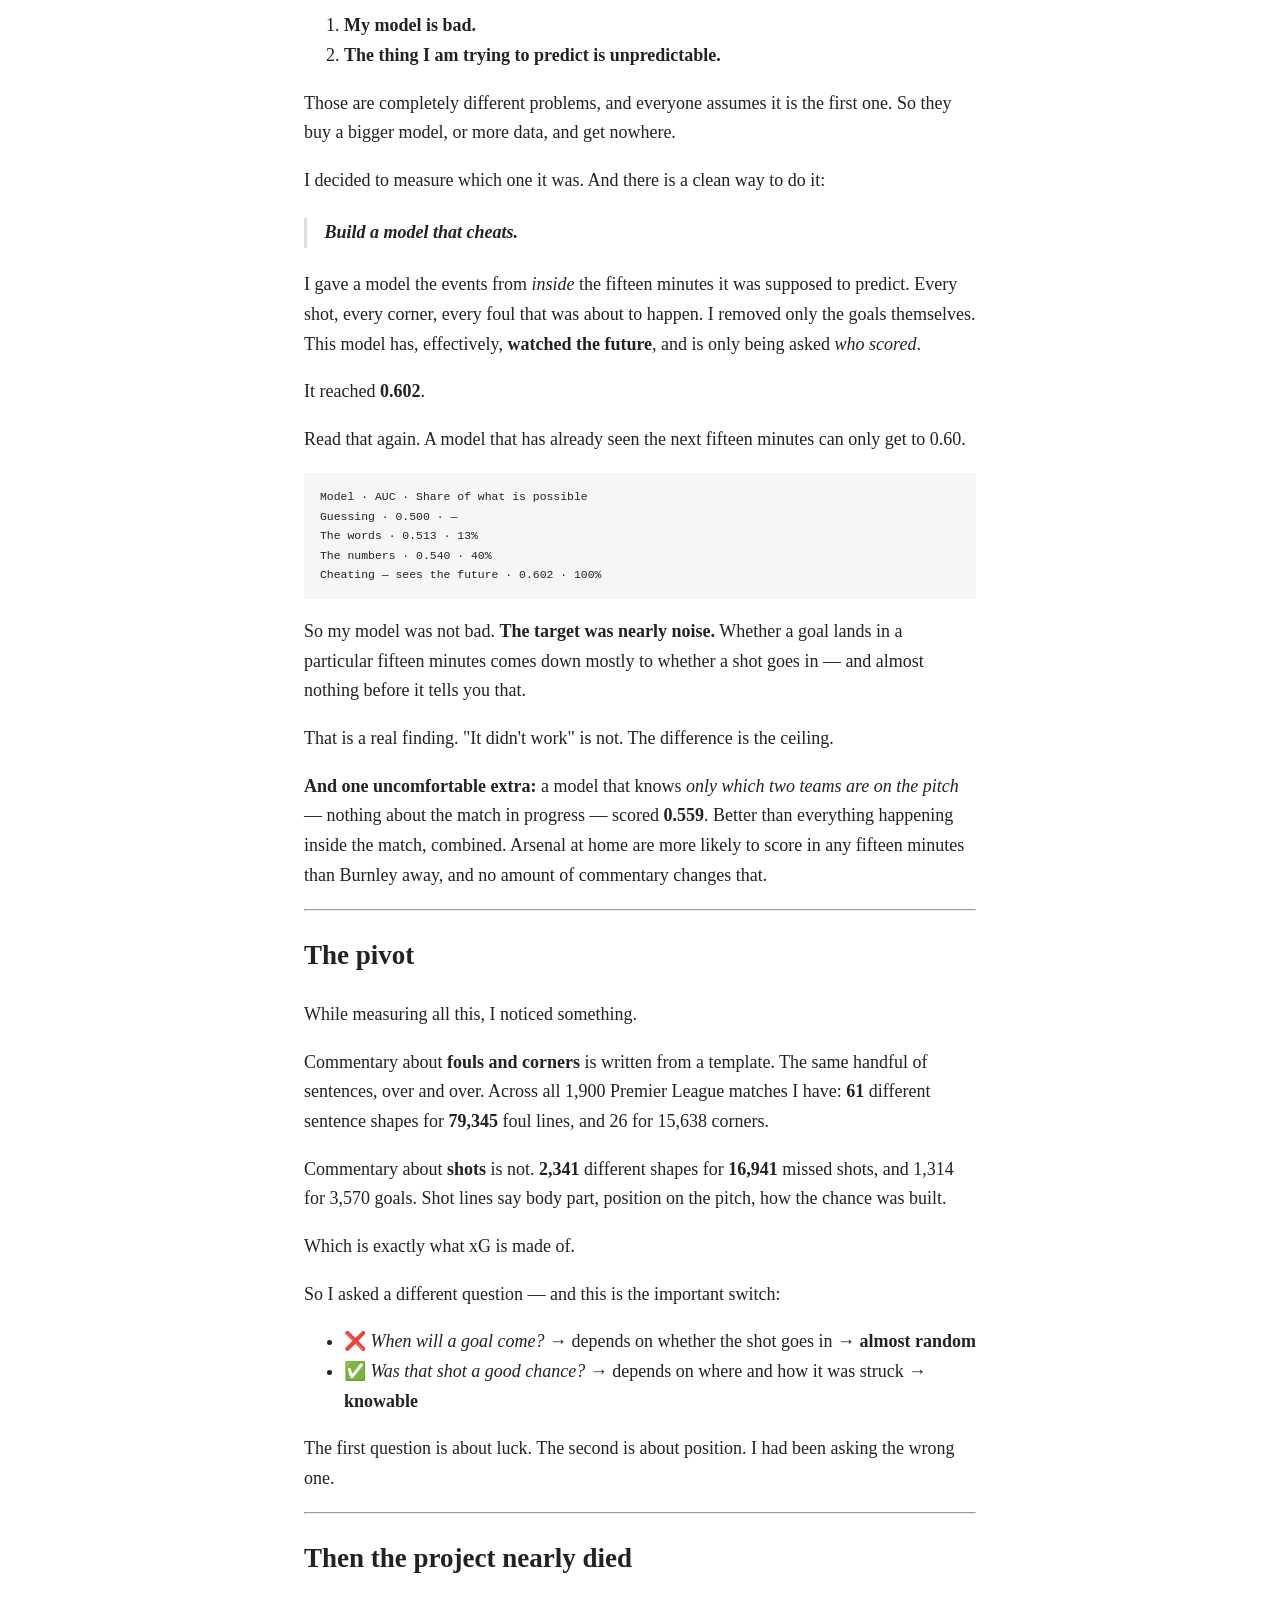
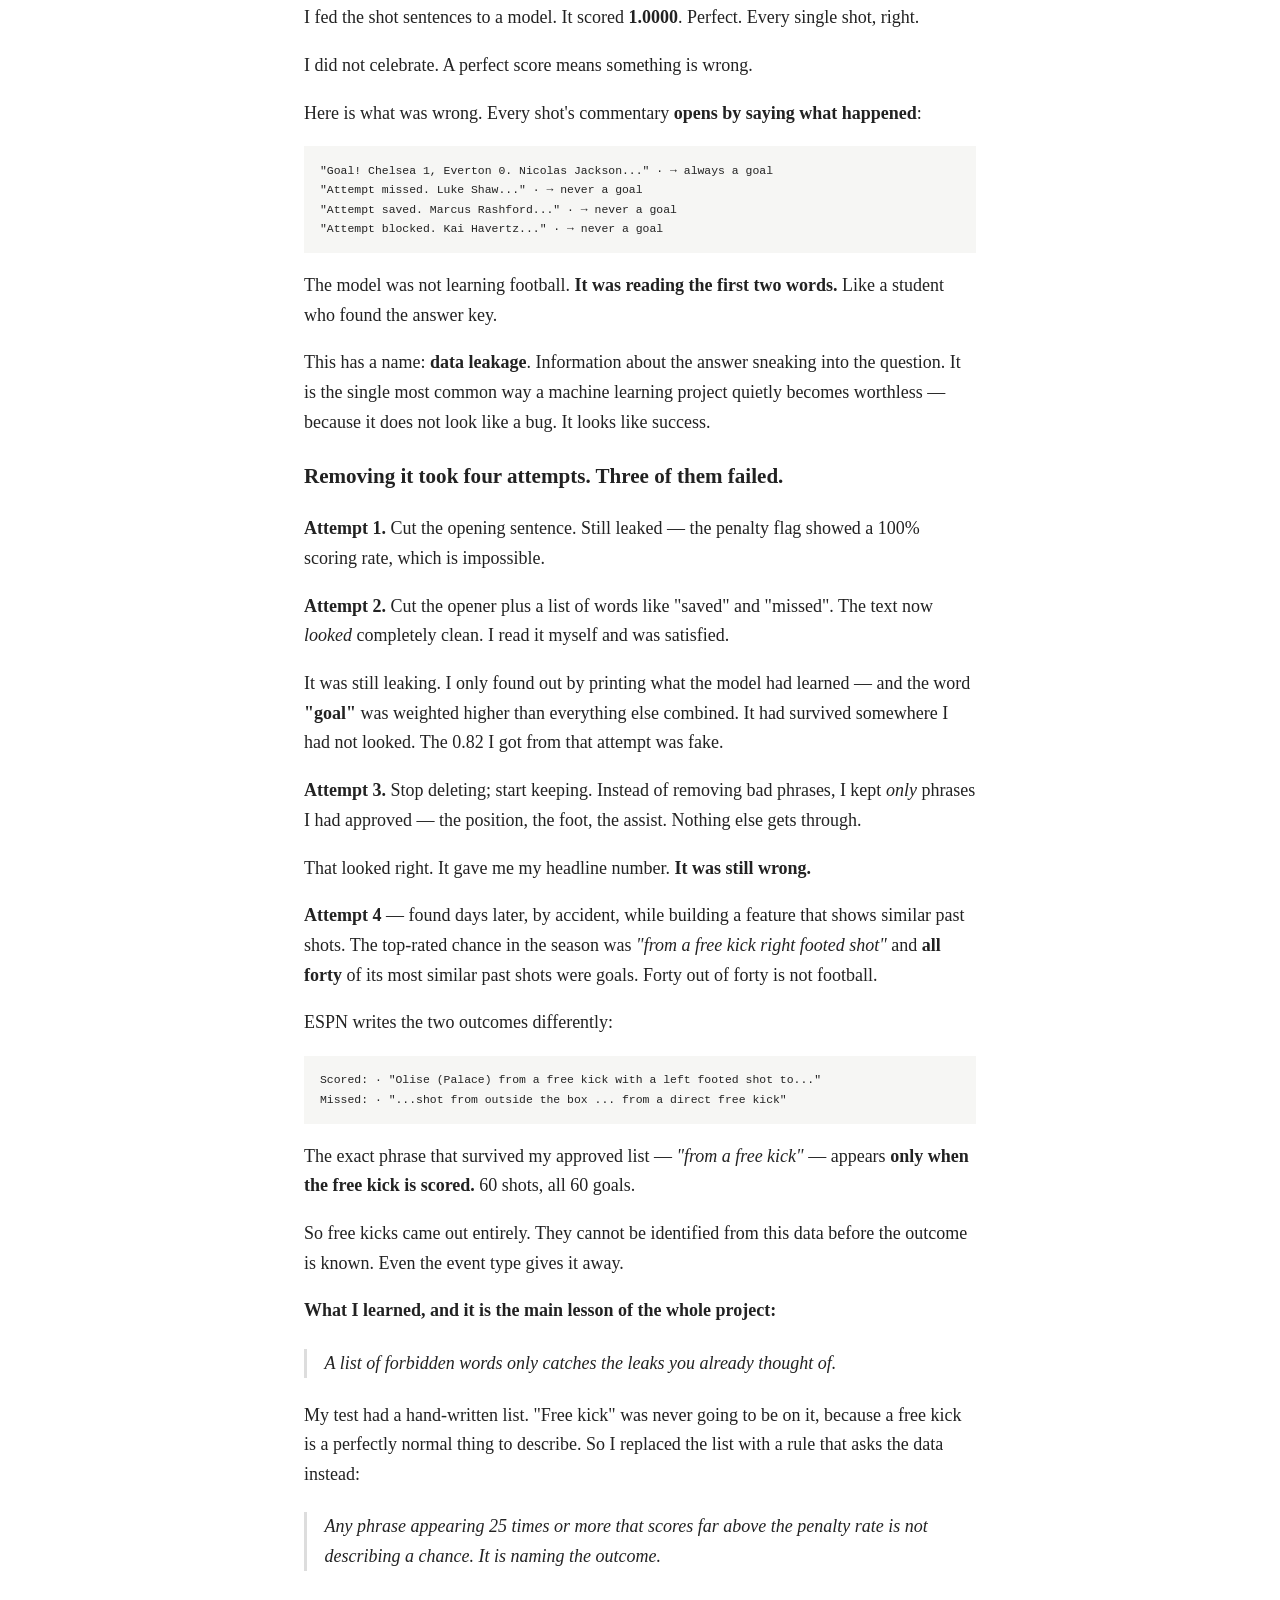
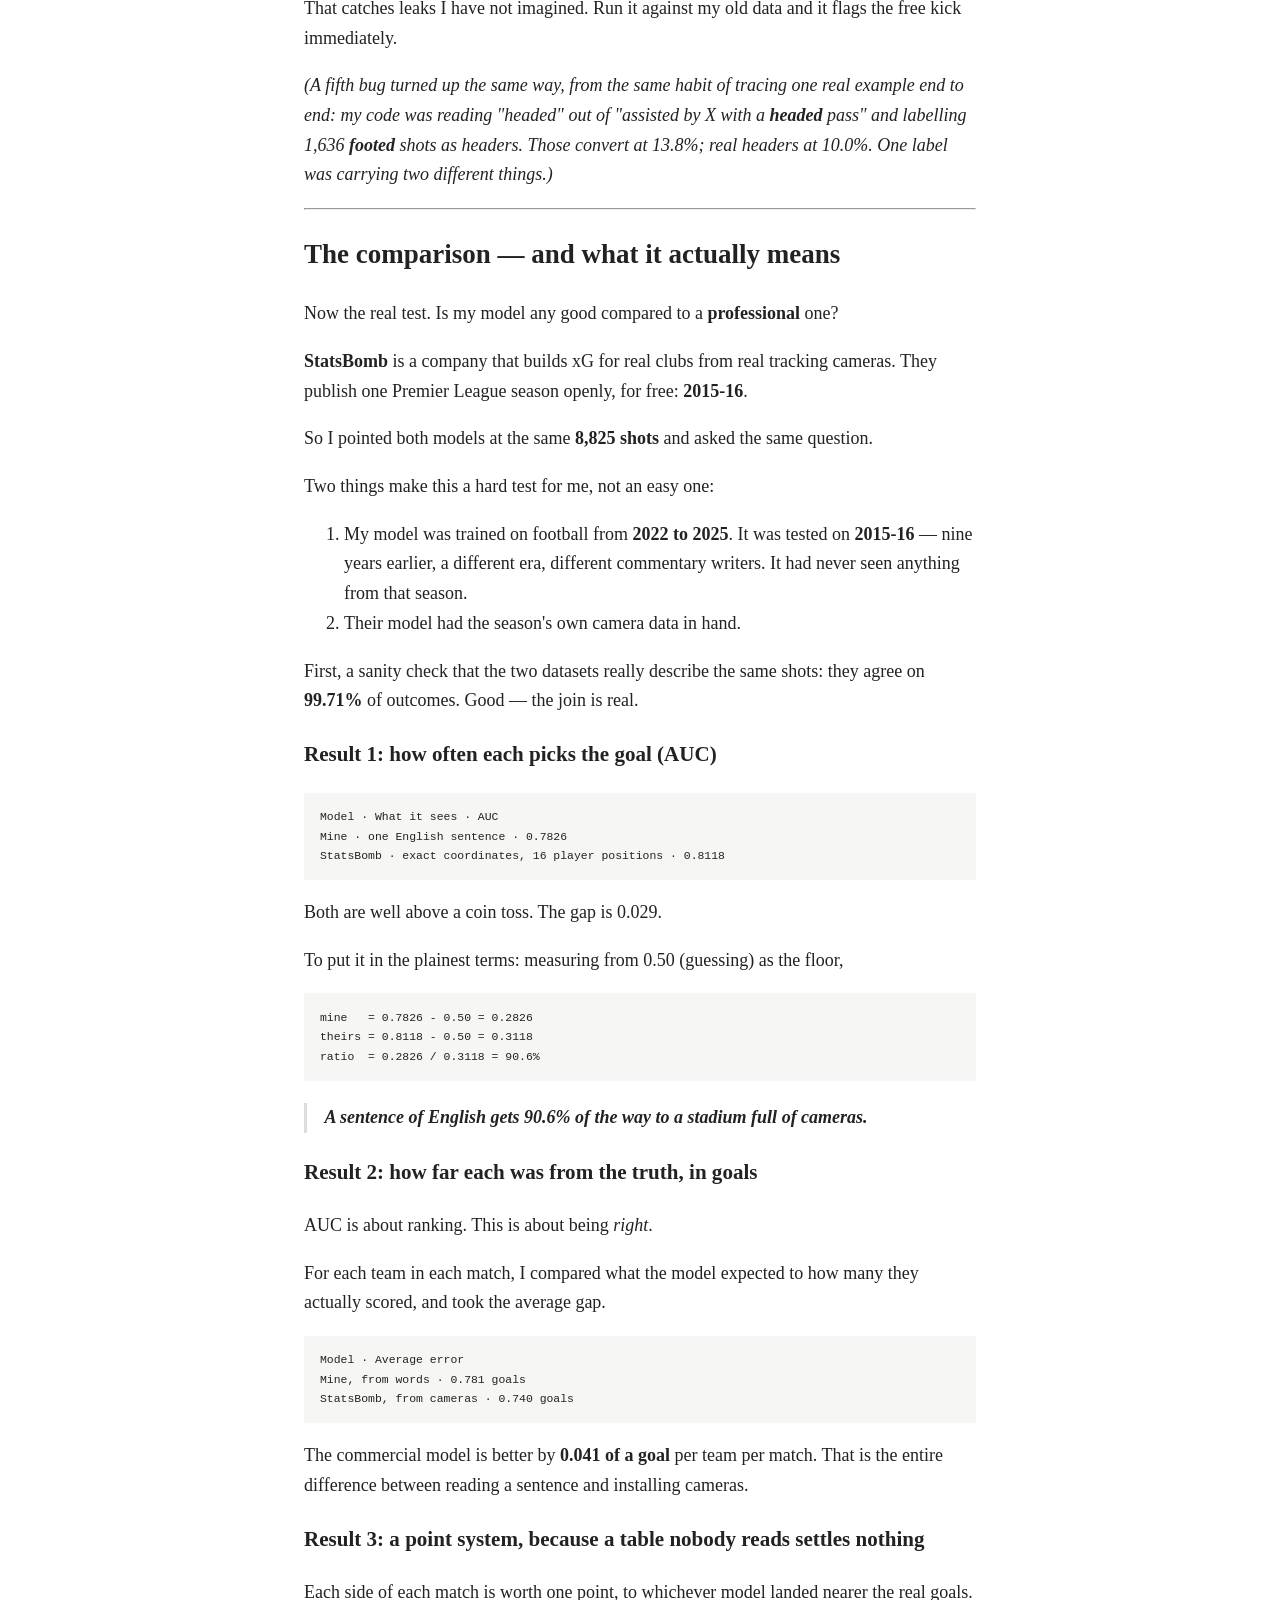
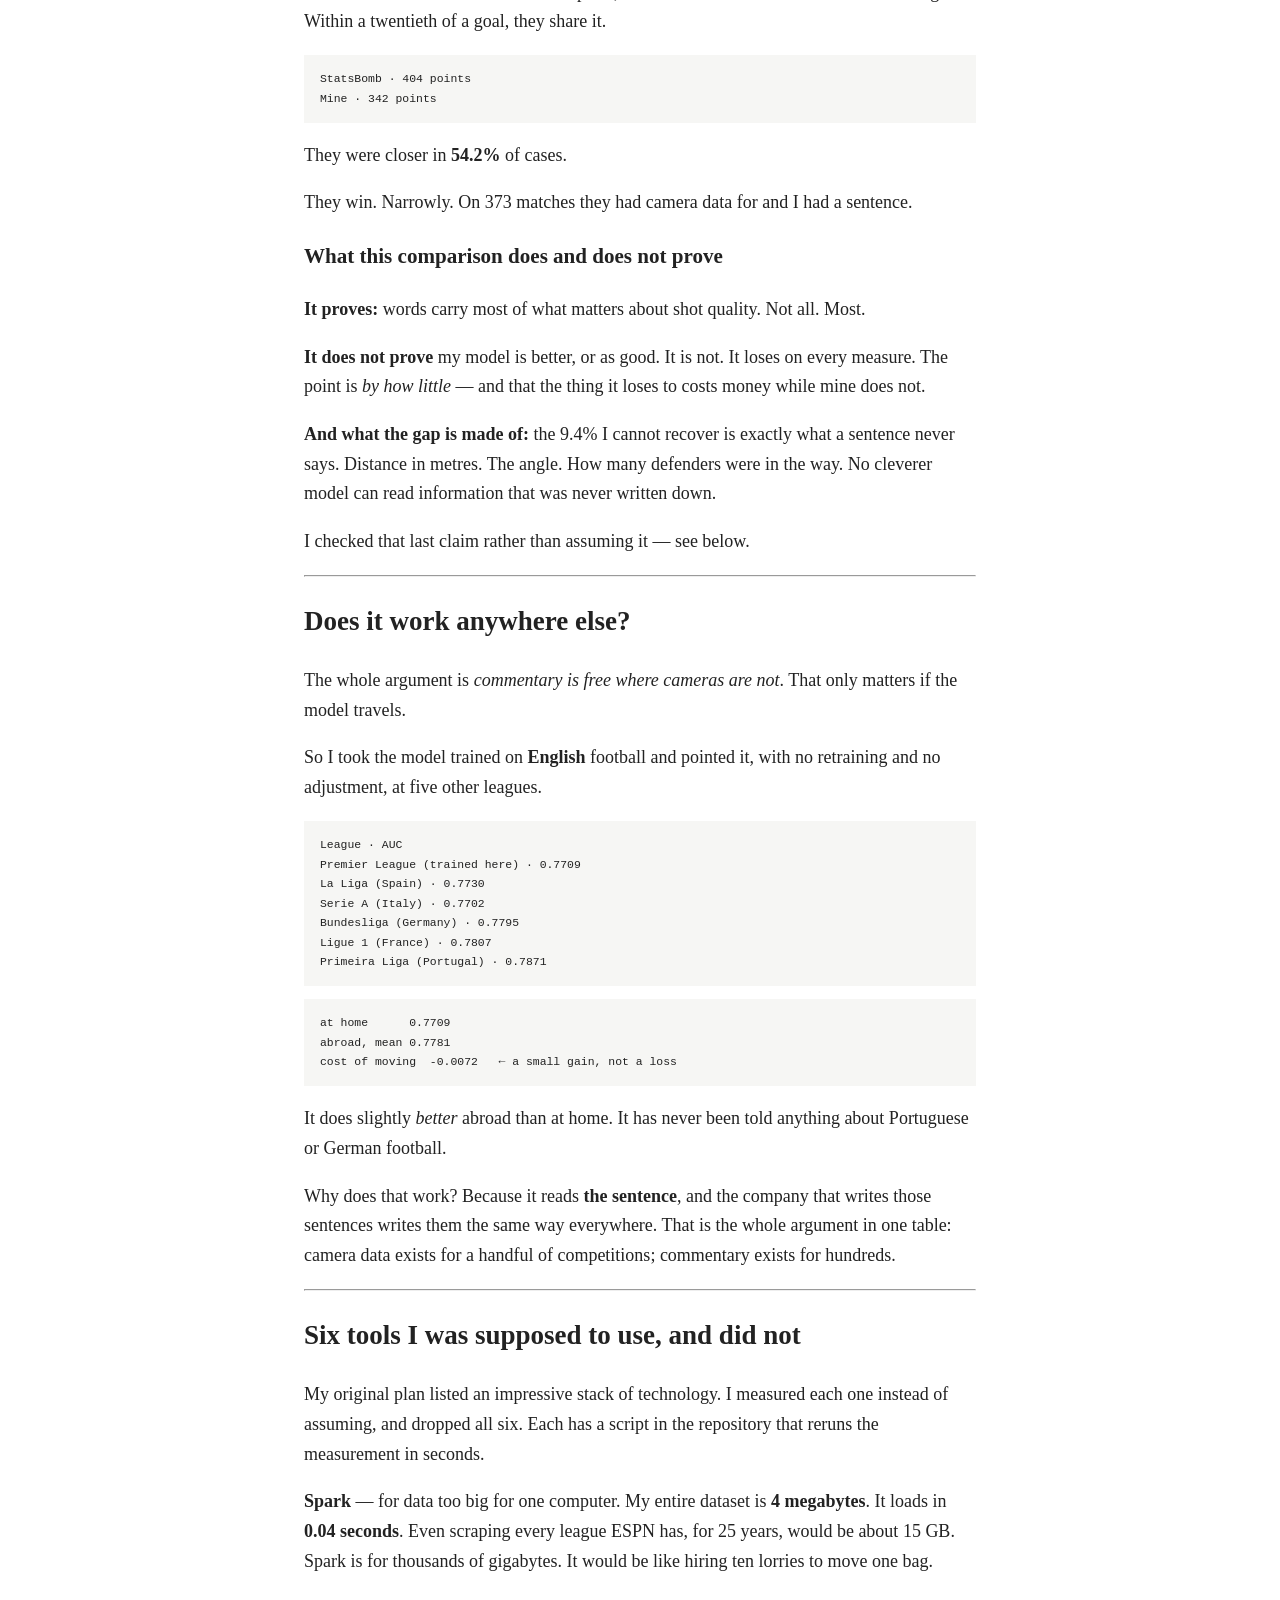
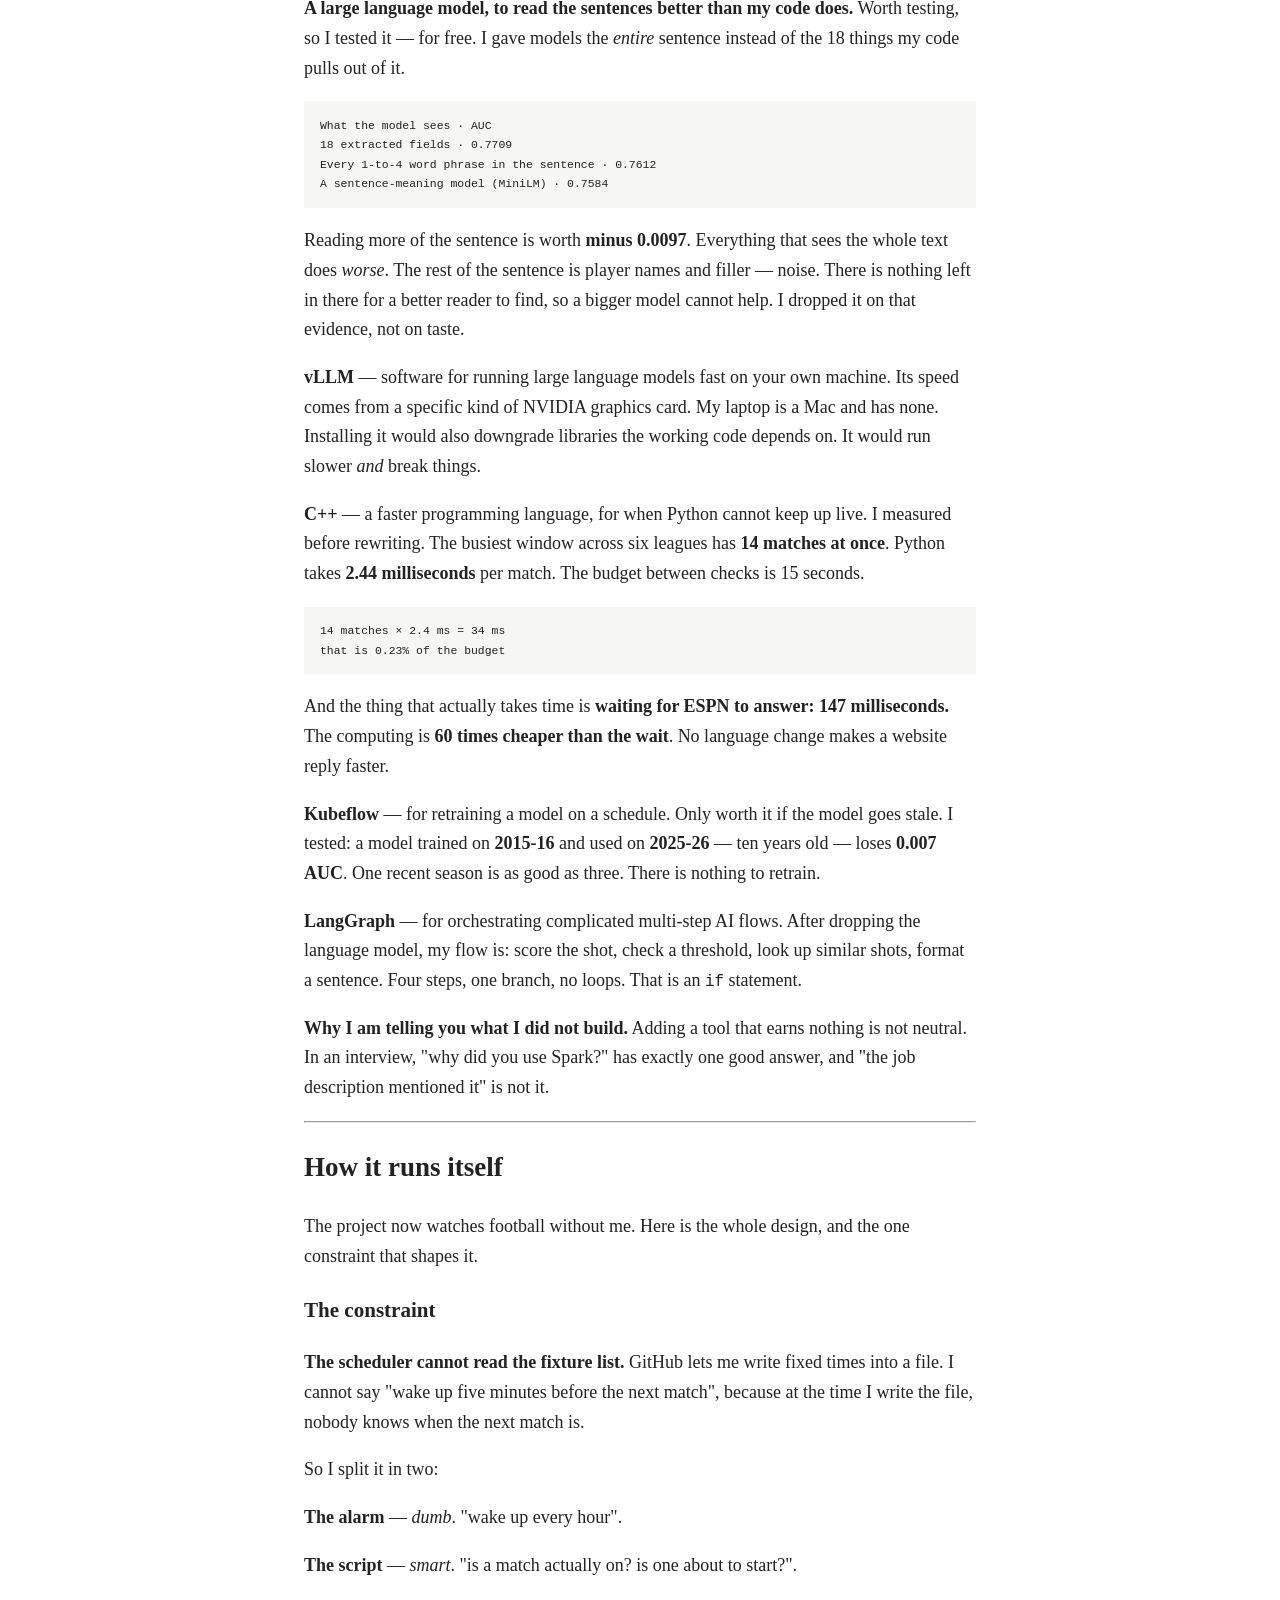
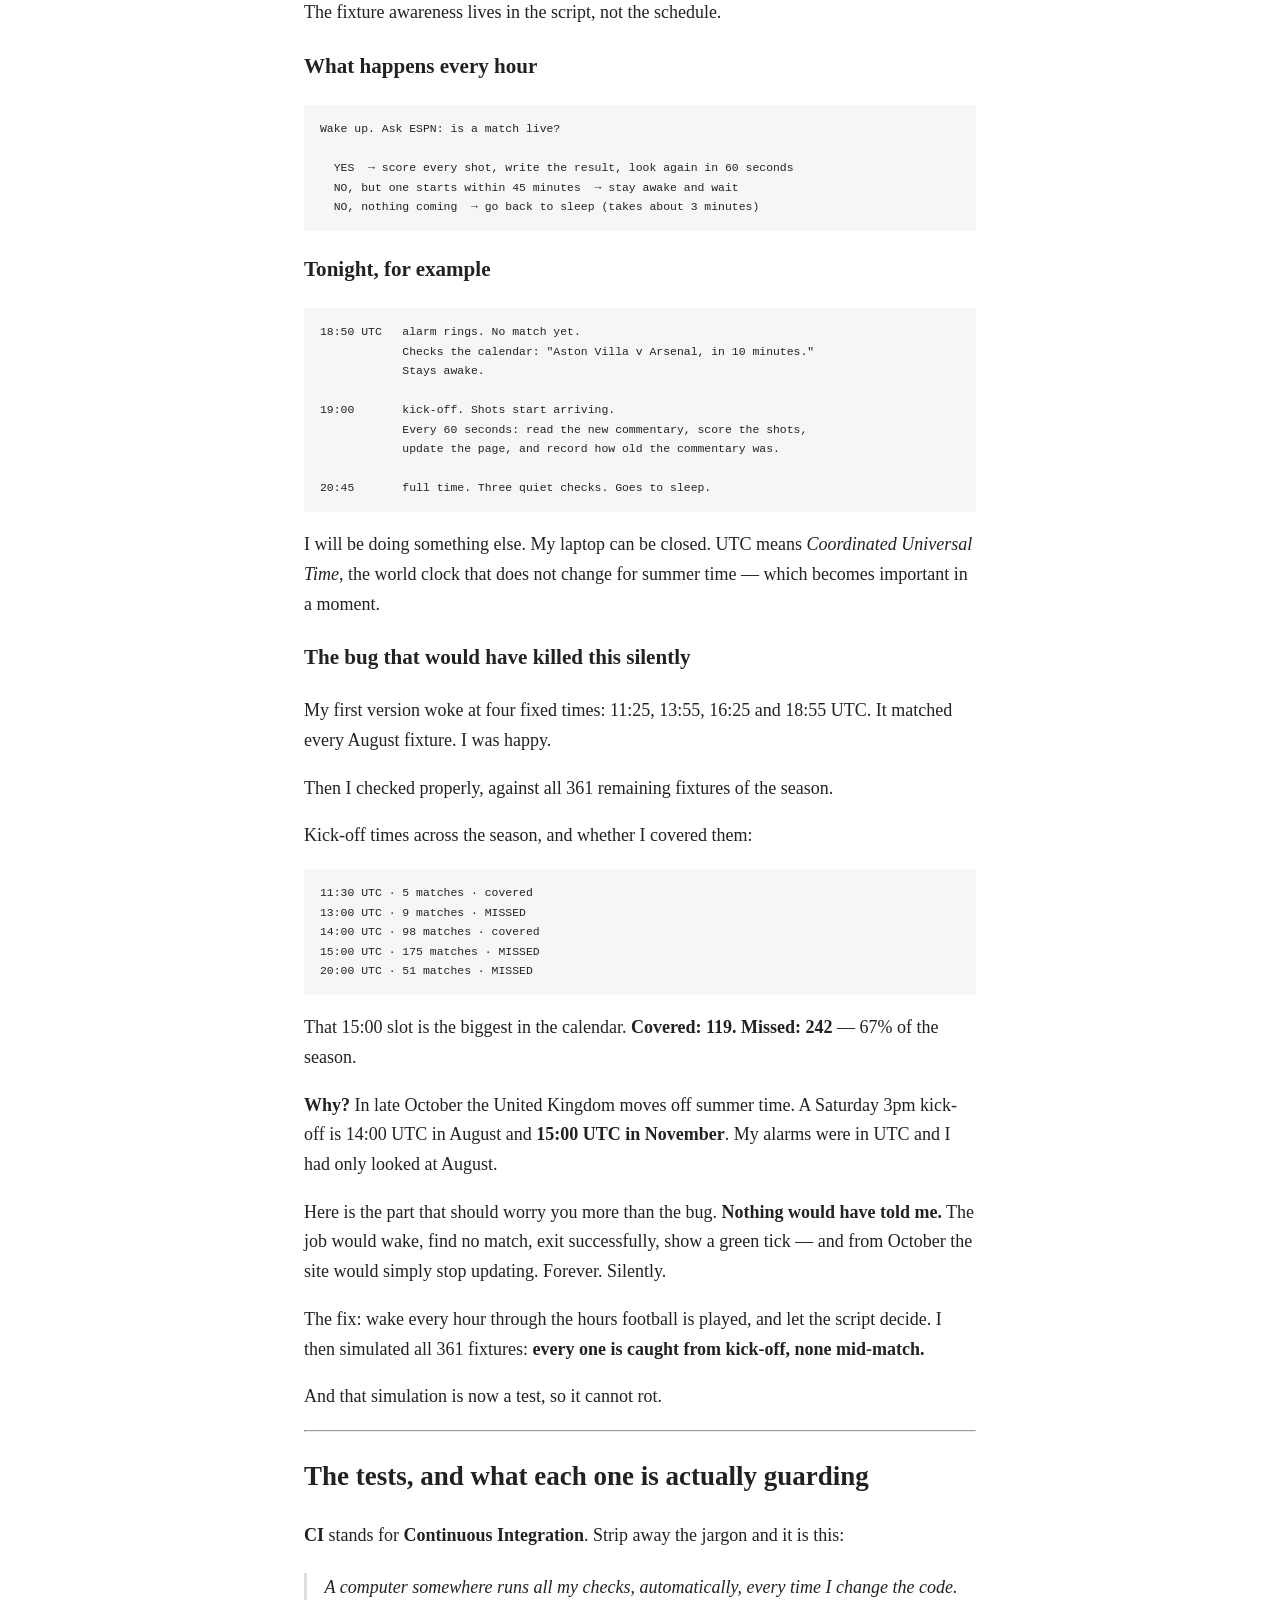
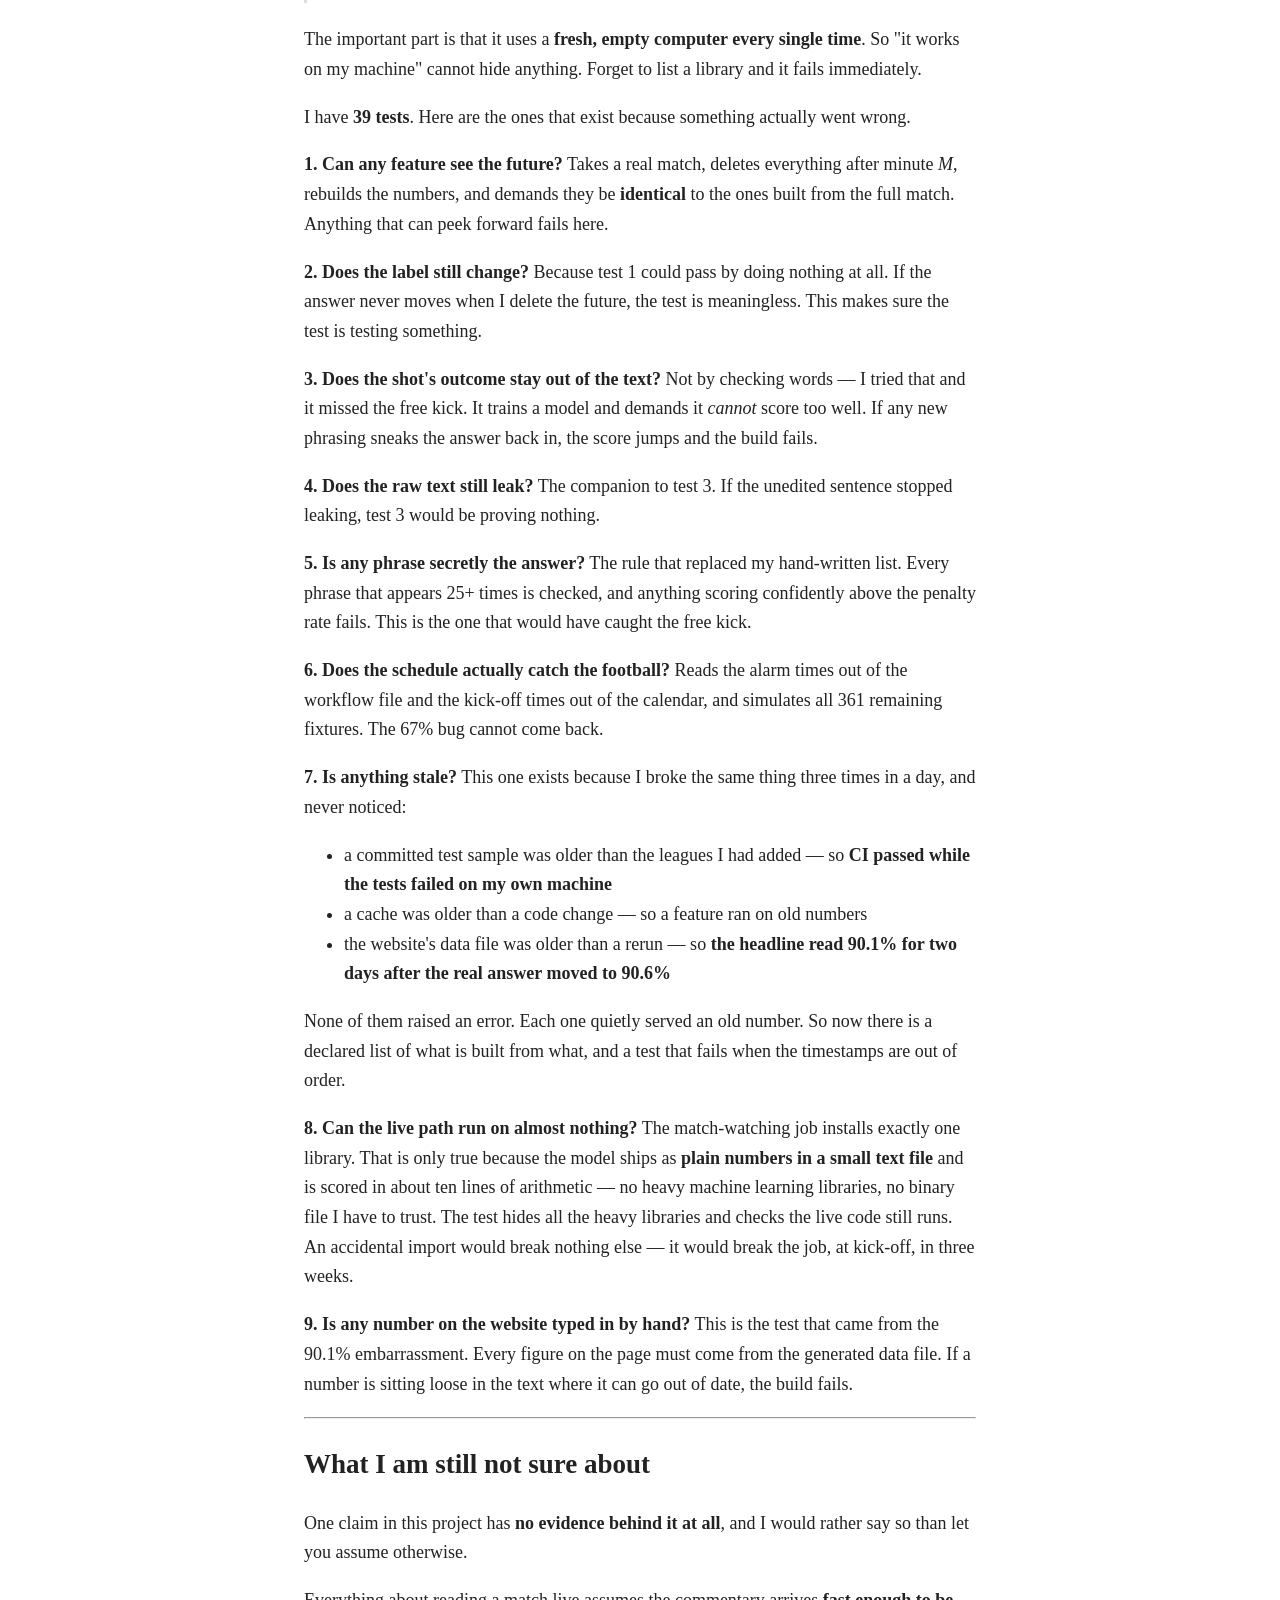
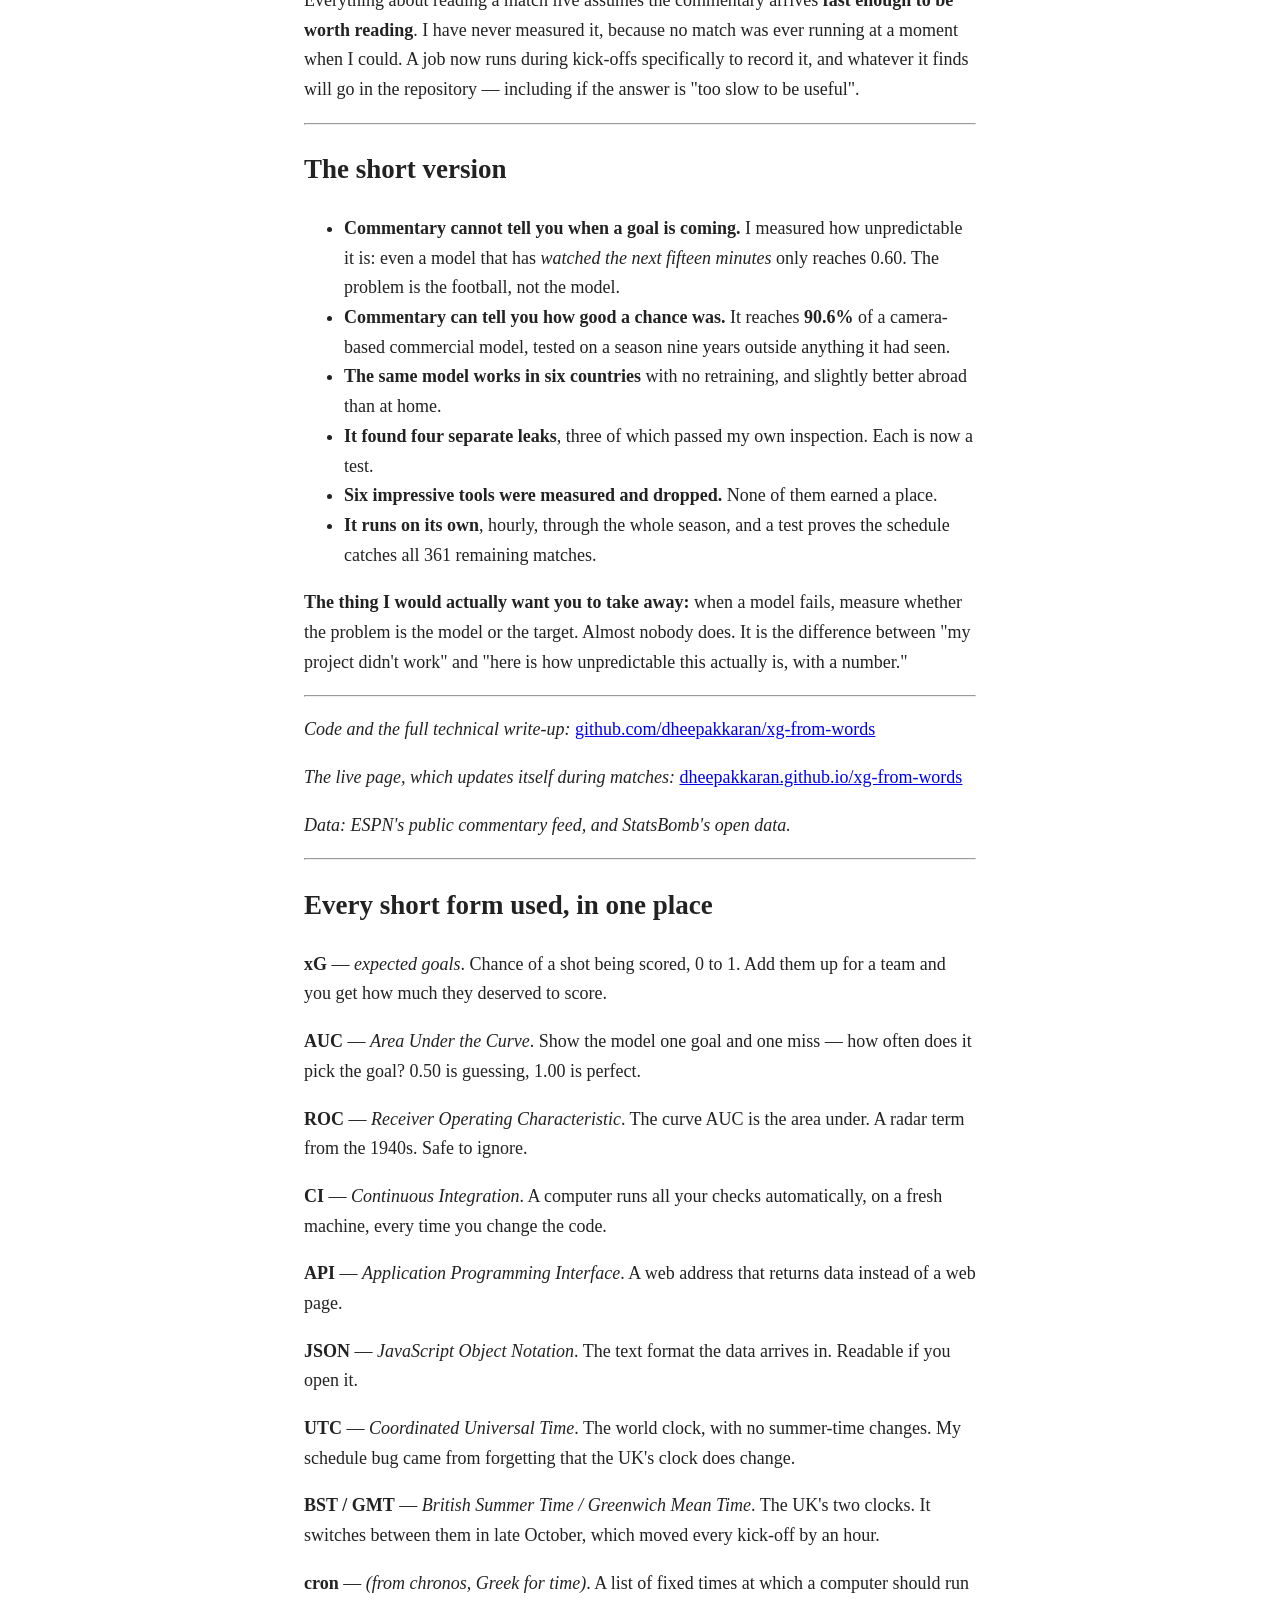
<file: docs/post.html>
<!doctype html>
<html lang="en">
<meta charset="utf-8">
<title>I tried to predict football goals from commentary. I failed, and that
failure led somewhere better.</title>
<meta name="description" content="A story about expected goals, four hidden
bugs, and a robot that watches football so I do not have to.">
<meta name="author" content="Dheepak Karan">
<style>
 :root { color-scheme: light; }
 html, body { background: #fff; }
 body { max-width: 42rem; margin: 3rem auto; padding: 0 1.25rem;
        font: 18px/1.65 Georgia, "Times New Roman", serif; color: #222; }
 pre { background: #f6f6f4; padding: .9rem 1rem; overflow-x: auto;
       font: 13px/1.5 ui-monospace, Menlo, monospace; }
 code { font: .88em ui-monospace, Menlo, monospace; }
 blockquote { margin: 1.4rem 0; padding-left: 1.1rem;
              border-left: 3px solid #ddd; font-style: italic; }
</style>
<article>
<h1>I tried to predict football goals from commentary. I failed, and that failure led somewhere better.</h1>
<p><em>A story about expected goals, four hidden bugs, and a robot that watches football so I don't have to.</em></p>
<hr>
<h2>The thing that annoyed me</h2>
<p>If you watch football, you have heard a commentator say this:</p>
<blockquote><p>"Liverpool have all the momentum now."</p></blockquote>
<p>I wanted to know if that sentence means anything. Not as an opinion — as a number. If a team really has momentum, then a computer reading the commentary should be able to say <em>a goal is coming</em>, before the goal comes.</p>
<p>So I built it. And it did not work.</p>
<p>This post is about what happened next, because the failure turned out to be the useful part.</p>
<hr>
<h2>First, two words you need</h2>
<p>I will explain every short form as it appears. There are only a few, and none of them are hard.</p>
<p><strong>xG — expected goals.</strong> A number between 0 and 1 for a single shot. It answers one question: <em>if a hundred shots like this were taken, how many would go in?</em></p>
<ul><li>A penalty is about <strong>0.75</strong> across this data. Out of 100 penalties, about 75 are scored. (In the Premier League alone it is 0.83 — better takers.)</li><li>A shot from far outside the box is about <strong>0.04</strong>. Out of 100, about 4 go in.</li></ul>
<p>Add up every shot a team takes and you get how much they <em>deserved</em> to score. That is why you sometimes hear "Arsenal won 1–0 but the xG was 0.4 to 2.1" — it means Arsenal won, and did not play better.</p>
<p><strong>AUC — Area Under the Curve.</strong> This is the score I use to say how good a model is. The full name is <em>area under the ROC curve</em>, and ROC stands for <em>Receiver Operating Characteristic</em>, which is a name from World War Two radar and tells you nothing. Ignore it.</p>
<p>Here is what AUC actually means, and it is simple:</p>
<blockquote><p>Take one shot that was a goal and one shot that was not. Show both to the model. <strong>How often does it give the goal the higher number?</strong></p></blockquote>
<ul><li><strong>0.50</strong> — it is guessing. A coin toss.</li><li><strong>1.00</strong> — perfect, every single time.</li><li><strong>0.78</strong> — it gets the pair the right way round about 78 times in 100.</li></ul>
<p>That is all. When I say "AUC 0.78", I mean: give it a goal and a miss, and 78% of the time it picks the goal.</p>
<hr>
<h2>Where the data comes from, and why it matters</h2>
<p>Real xG models are built from <strong>cameras</strong>. Companies put tracking cameras in stadiums and record where every player stood at the moment of every shot. That gives them the exact distance, the exact angle, and how many defenders were in the way.</p>
<p>That data costs money. A lot of money. If you are a student, or a small club, or you follow a league nobody sells data for, you cannot have it.</p>
<p>But every match also has <strong>someone writing down what happened, in ordinary English, for free.</strong></p>
<pre><code>"Attempt saved. Marcus Rashford (Manchester United) right footed shot<br> from the centre of the box. Assisted by Bruno Fernandes with a cross."</code></pre>
<p>Read that sentence again. It tells you where he shot from. Which foot. How the chance was made. That is <em>almost</em> what an xG model needs.</p>
<p>So my real question became:</p>
<blockquote><p><strong>How much of the expensive thing can you rebuild from the free words?</strong></p></blockquote>
<p>I got the commentary from <strong>ESPN's public API</strong>. API means <em>Application Programming Interface</em> — a web address you can ask for data instead of a web page for humans. No key, no signup, no payment. I collected <strong>87,980 shots</strong> across <strong>3,569 matches</strong> and <strong>six leagues</strong>.</p>
<hr>
<h2>Question one: can words predict the next goal?</h2>
<p>I broke every match into moments. Every five minutes, from minute 10 to minute 80, I asked: <em>does either side score in the next fifteen minutes?</em></p>
<p>That gave me <strong>22,147 moments</strong> from <strong>1,491 Premier League matches</strong> across four seasons.</p>
<p>Then I built two models on exactly the same moments:</p>
<ul><li><strong>The numbers.</strong> Count the events so far — shots, corners, fouls, cards.</li><li><strong>The words.</strong> Just feed it the last ten lines of commentary as text.</li></ul>
<p>Both come from the <em>same</em> commentary. The only thing that changes is whether I count it or read it. That matters — otherwise I would be comparing two different data sources, not two ways of reading one.</p>
<h3>The result</h3>
<pre><code>What the model sees · AUC<br>Nothing — just guessing · 0.500<br>The words · 0.513<br>The numbers · 0.540<br>Numbers + which two teams are playing · 0.565</code></pre>
<p>The numbers beat the words. Every time, in every test I ran.</p>
<p>But look at those numbers again. <strong>0.513 and 0.540.</strong> A coin toss is 0.500. Neither model is doing much of anything.</p>
<p>So the honest answer was: <em>this does not work.</em> Which is where most projects stop.</p>
<hr>
<h2>The trick that saved the project: measuring the ceiling</h2>
<p>Here is the question that bothered me. When a model fails, there are two possible reasons:</p>
<ol><li><strong>My model is bad.</strong></li><li><strong>The thing I am trying to predict is unpredictable.</strong></li></ol>
<p>Those are completely different problems, and everyone assumes it is the first one. So they buy a bigger model, or more data, and get nowhere.</p>
<p>I decided to measure which one it was. And there is a clean way to do it:</p>
<blockquote><p><strong>Build a model that cheats.</strong></p></blockquote>
<p>I gave a model the events from <em>inside</em> the fifteen minutes it was supposed to predict. Every shot, every corner, every foul that was about to happen. I removed only the goals themselves. This model has, effectively, <strong>watched the future</strong>, and is only being asked <em>who scored</em>.</p>
<p>It reached <strong>0.602</strong>.</p>
<p>Read that again. A model that has already seen the next fifteen minutes can only get to 0.60.</p>
<pre><code>Model · AUC · Share of what is possible<br>Guessing · 0.500 · —<br>The words · 0.513 · 13%<br>The numbers · 0.540 · 40%<br>Cheating — sees the future · 0.602 · 100%</code></pre>
<p>So my model was not bad. <strong>The target was nearly noise.</strong> Whether a goal lands in a particular fifteen minutes comes down mostly to whether a shot goes in — and almost nothing before it tells you that.</p>
<p>That is a real finding. "It didn't work" is not. The difference is the ceiling.</p>
<p><strong>And one uncomfortable extra:</strong> a model that knows <em>only which two teams are on the pitch</em> — nothing about the match in progress — scored <strong>0.559</strong>. Better than everything happening inside the match, combined. Arsenal at home are more likely to score in any fifteen minutes than Burnley away, and no amount of commentary changes that.</p>
<hr>
<h2>The pivot</h2>
<p>While measuring all this, I noticed something.</p>
<p>Commentary about <strong>fouls and corners</strong> is written from a template. The same handful of sentences, over and over. Across all 1,900 Premier League matches I have: <strong>61</strong> different sentence shapes for <strong>79,345</strong> foul lines, and 26 for 15,638 corners.</p>
<p>Commentary about <strong>shots</strong> is not. <strong>2,341</strong> different shapes for <strong>16,941</strong> missed shots, and 1,314 for 3,570 goals. Shot lines say body part, position on the pitch, how the chance was built.</p>
<p>Which is exactly what xG is made of.</p>
<p>So I asked a different question — and this is the important switch:</p>
<ul><li>❌ <em>When will a goal come?</em> → depends on whether the shot goes in → <strong>almost random</strong></li><li>✅ <em>Was that shot a good chance?</em> → depends on where and how it was struck → <strong>knowable</strong></li></ul>
<p>The first question is about luck. The second is about position. I had been asking the wrong one.</p>
<hr>
<h2>Then the project nearly died</h2>
<p>I fed the shot sentences to a model. It scored <strong>1.0000</strong>. Perfect. Every single shot, right.</p>
<p>I did not celebrate. A perfect score means something is wrong.</p>
<p>Here is what was wrong. Every shot's commentary <strong>opens by saying what happened</strong>:</p>
<pre><code>"Goal! Chelsea 1, Everton 0. Nicolas Jackson..." · → always a goal<br>"Attempt missed. Luke Shaw..." · → never a goal<br>"Attempt saved. Marcus Rashford..." · → never a goal<br>"Attempt blocked. Kai Havertz..." · → never a goal</code></pre>
<p>The model was not learning football. <strong>It was reading the first two words.</strong> Like a student who found the answer key.</p>
<p>This has a name: <strong>data leakage</strong>. Information about the answer sneaking into the question. It is the single most common way a machine learning project quietly becomes worthless — because it does not look like a bug. It looks like success.</p>
<h3>Removing it took four attempts. Three of them failed.</h3>
<p><strong>Attempt 1.</strong> Cut the opening sentence. Still leaked — the penalty flag showed a 100% scoring rate, which is impossible.</p>
<p><strong>Attempt 2.</strong> Cut the opener plus a list of words like "saved" and "missed". The text now <em>looked</em> completely clean. I read it myself and was satisfied.</p>
<p>It was still leaking. I only found out by printing what the model had learned — and the word <strong>"goal"</strong> was weighted higher than everything else combined. It had survived somewhere I had not looked. The 0.82 I got from that attempt was fake.</p>
<p><strong>Attempt 3.</strong> Stop deleting; start keeping. Instead of removing bad phrases, I kept <em>only</em> phrases I had approved — the position, the foot, the assist. Nothing else gets through.</p>
<p>That looked right. It gave me my headline number. <strong>It was still wrong.</strong></p>
<p><strong>Attempt 4</strong> — found days later, by accident, while building a feature that shows similar past shots. The top-rated chance in the season was <em>"from a free kick right footed shot"</em> and <strong>all forty</strong> of its most similar past shots were goals. Forty out of forty is not football.</p>
<p>ESPN writes the two outcomes differently:</p>
<pre><code>Scored: · "Olise (Palace) from a free kick with a left footed shot to..."<br>Missed: · "...shot from outside the box ... from a direct free kick"</code></pre>
<p>The exact phrase that survived my approved list — <em>"from a free kick"</em> — appears <strong>only when the free kick is scored.</strong> 60 shots, all 60 goals.</p>
<p>So free kicks came out entirely. They cannot be identified from this data before the outcome is known. Even the event type gives it away.</p>
<p><strong>What I learned, and it is the main lesson of the whole project:</strong></p>
<blockquote><p>A list of forbidden words only catches the leaks you already thought of.</p></blockquote>
<p>My test had a hand-written list. "Free kick" was never going to be on it, because a free kick is a perfectly normal thing to describe. So I replaced the list with a rule that asks the data instead:</p>
<blockquote><p><em>Any phrase appearing 25 times or more that scores far above the penalty rate is not describing a chance. It is naming the outcome.</em></p></blockquote>
<p>That catches leaks I have not imagined. Run it against my old data and it flags the free kick immediately.</p>
<p><em>(A fifth bug turned up the same way, from the same habit of tracing one real example end to end: my code was reading "headed" out of "assisted by X with a <strong>headed</strong> pass" and labelling 1,636 <strong>footed</strong> shots as headers. Those convert at 13.8%; real headers at 10.0%. One label was carrying two different things.)</em></p>
<hr>
<h2>The comparison — and what it actually means</h2>
<p>Now the real test. Is my model any good compared to a <strong>professional</strong> one?</p>
<p><strong>StatsBomb</strong> is a company that builds xG for real clubs from real tracking cameras. They publish one Premier League season openly, for free: <strong>2015-16</strong>.</p>
<p>So I pointed both models at the same <strong>8,825 shots</strong> and asked the same question.</p>
<p>Two things make this a hard test for me, not an easy one:</p>
<ol><li>My model was trained on football from <strong>2022 to 2025</strong>. It was tested on <strong>2015-16</strong> — nine years earlier, a different era, different commentary writers. It had never seen anything from that season.</li><li>Their model had the season's own camera data in hand.</li></ol>
<p>First, a sanity check that the two datasets really describe the same shots: they agree on <strong>99.71%</strong> of outcomes. Good — the join is real.</p>
<h3>Result 1: how often each picks the goal (AUC)</h3>
<pre><code>Model · What it sees · AUC<br>Mine · one English sentence · 0.7826<br>StatsBomb · exact coordinates, 16 player positions · 0.8118</code></pre>
<p>Both are well above a coin toss. The gap is 0.029.</p>
<p>To put it in the plainest terms: measuring from 0.50 (guessing) as the floor,</p>
<pre><code>mine   = 0.7826 - 0.50 = 0.2826<br>theirs = 0.8118 - 0.50 = 0.3118<br>ratio  = 0.2826 / 0.3118 = 90.6%</code></pre>
<blockquote><p><strong>A sentence of English gets 90.6% of the way to a stadium full of cameras.</strong></p></blockquote>
<h3>Result 2: how far each was from the truth, in goals</h3>
<p>AUC is about ranking. This is about being <em>right</em>.</p>
<p>For each team in each match, I compared what the model expected to how many they actually scored, and took the average gap.</p>
<pre><code>Model · Average error<br>Mine, from words · 0.781 goals<br>StatsBomb, from cameras · 0.740 goals</code></pre>
<p>The commercial model is better by <strong>0.041 of a goal</strong> per team per match. That is the entire difference between reading a sentence and installing cameras.</p>
<h3>Result 3: a point system, because a table nobody reads settles nothing</h3>
<p>Each side of each match is worth one point, to whichever model landed nearer the real goals. Within a twentieth of a goal, they share it.</p>
<pre><code>StatsBomb · 404 points<br>Mine · 342 points</code></pre>
<p>They were closer in <strong>54.2%</strong> of cases.</p>
<p>They win. Narrowly. On 373 matches they had camera data for and I had a sentence.</p>
<h3>What this comparison does and does not prove</h3>
<p><strong>It proves:</strong> words carry most of what matters about shot quality. Not all. Most.</p>
<p><strong>It does not prove</strong> my model is better, or as good. It is not. It loses on every measure. The point is <em>by how little</em> — and that the thing it loses to costs money while mine does not.</p>
<p><strong>And what the gap is made of:</strong> the 9.4% I cannot recover is exactly what a sentence never says. Distance in metres. The angle. How many defenders were in the way. No cleverer model can read information that was never written down.</p>
<p>I checked that last claim rather than assuming it — see below.</p>
<hr>
<h2>Does it work anywhere else?</h2>
<p>The whole argument is <em>commentary is free where cameras are not</em>. That only matters if the model travels.</p>
<p>So I took the model trained on <strong>English</strong> football and pointed it, with no retraining and no adjustment, at five other leagues.</p>
<pre><code>League · AUC<br>Premier League (trained here) · 0.7709<br>La Liga (Spain) · 0.7730<br>Serie A (Italy) · 0.7702<br>Bundesliga (Germany) · 0.7795<br>Ligue 1 (France) · 0.7807<br>Primeira Liga (Portugal) · 0.7871</code></pre>
<pre><code>at home      0.7709<br>abroad, mean 0.7781<br>cost of moving  -0.0072   ← a small gain, not a loss</code></pre>
<p>It does slightly <em>better</em> abroad than at home. It has never been told anything about Portuguese or German football.</p>
<p>Why does that work? Because it reads <strong>the sentence</strong>, and the company that writes those sentences writes them the same way everywhere. That is the whole argument in one table: camera data exists for a handful of competitions; commentary exists for hundreds.</p>
<hr>
<h2>Six tools I was supposed to use, and did not</h2>
<p>My original plan listed an impressive stack of technology. I measured each one instead of assuming, and dropped all six. Each has a script in the repository that reruns the measurement in seconds.</p>
<p><strong>Spark</strong> — for data too big for one computer. My entire dataset is <strong>4 megabytes</strong>. It loads in <strong>0.04 seconds</strong>. Even scraping every league ESPN has, for 25 years, would be about 15 GB. Spark is for thousands of gigabytes. It would be like hiring ten lorries to move one bag.</p>
<p><strong>A large language model, to read the sentences better than my code does.</strong> Worth testing, so I tested it — for free. I gave models the <em>entire</em> sentence instead of the 18 things my code pulls out of it.</p>
<pre><code>What the model sees · AUC<br>18 extracted fields · 0.7709<br>Every 1-to-4 word phrase in the sentence · 0.7612<br>A sentence-meaning model (MiniLM) · 0.7584</code></pre>
<p>Reading more of the sentence is worth <strong>minus 0.0097</strong>. Everything that sees the whole text does <em>worse</em>. The rest of the sentence is player names and filler — noise. There is nothing left in there for a better reader to find, so a bigger model cannot help. I dropped it on that evidence, not on taste.</p>
<p><strong>vLLM</strong> — software for running large language models fast on your own machine. Its speed comes from a specific kind of NVIDIA graphics card. My laptop is a Mac and has none. Installing it would also downgrade libraries the working code depends on. It would run slower <em>and</em> break things.</p>
<p><strong>C++</strong> — a faster programming language, for when Python cannot keep up live. I measured before rewriting. The busiest window across six leagues has <strong>14 matches at once</strong>. Python takes <strong>2.44 milliseconds</strong> per match. The budget between checks is 15 seconds.</p>
<pre><code>14 matches × 2.4 ms = 34 ms<br>that is 0.23% of the budget</code></pre>
<p>And the thing that actually takes time is <strong>waiting for ESPN to answer: 147 milliseconds.</strong> The computing is <strong>60 times cheaper than the wait</strong>. No language change makes a website reply faster.</p>
<p><strong>Kubeflow</strong> — for retraining a model on a schedule. Only worth it if the model goes stale. I tested: a model trained on <strong>2015-16</strong> and used on <strong>2025-26</strong> — ten years old — loses <strong>0.007 AUC</strong>. One recent season is as good as three. There is nothing to retrain.</p>
<p><strong>LangGraph</strong> — for orchestrating complicated multi-step AI flows. After dropping the language model, my flow is: score the shot, check a threshold, look up similar shots, format a sentence. Four steps, one branch, no loops. That is an <code>if</code> statement.</p>
<p><strong>Why I am telling you what I did not build.</strong> Adding a tool that earns nothing is not neutral. In an interview, "why did you use Spark?" has exactly one good answer, and "the job description mentioned it" is not it.</p>
<hr>
<h2>How it runs itself</h2>
<p>The project now watches football without me. Here is the whole design, and the one constraint that shapes it.</p>
<h3>The constraint</h3>
<p><strong>The scheduler cannot read the fixture list.</strong> GitHub lets me write fixed times into a file. I cannot say "wake up five minutes before the next match", because at the time I write the file, nobody knows when the next match is.</p>
<p>So I split it in two:</p>
<p><strong>The alarm</strong> — <em>dumb</em>. "wake up every hour".</p>
<p><strong>The script</strong> — <em>smart</em>. "is a match actually on? is one about to start?".</p>
<p>The fixture awareness lives in the script, not the schedule.</p>
<h3>What happens every hour</h3>
<pre><code>Wake up. Ask ESPN: is a match live?<br><br>  YES  → score every shot, write the result, look again in 60 seconds<br>  NO, but one starts within 45 minutes  → stay awake and wait<br>  NO, nothing coming  → go back to sleep (takes about 3 minutes)</code></pre>
<h3>Tonight, for example</h3>
<pre><code>18:50 UTC   alarm rings. No match yet.<br>            Checks the calendar: "Aston Villa v Arsenal, in 10 minutes."<br>            Stays awake.<br><br>19:00       kick-off. Shots start arriving.<br>            Every 60 seconds: read the new commentary, score the shots,<br>            update the page, and record how old the commentary was.<br><br>20:45       full time. Three quiet checks. Goes to sleep.</code></pre>
<p>I will be doing something else. My laptop can be closed. UTC means <em>Coordinated Universal Time</em>, the world clock that does not change for summer time — which becomes important in a moment.</p>
<h3>The bug that would have killed this silently</h3>
<p>My first version woke at four fixed times: 11:25, 13:55, 16:25 and 18:55 UTC. It matched every August fixture. I was happy.</p>
<p>Then I checked properly, against all 361 remaining fixtures of the season.</p>
<p>Kick-off times across the season, and whether I covered them:</p>
<pre><code>11:30 UTC · 5 matches · covered<br>13:00 UTC · 9 matches · MISSED<br>14:00 UTC · 98 matches · covered<br>15:00 UTC · 175 matches · MISSED<br>20:00 UTC · 51 matches · MISSED</code></pre>
<p>That 15:00 slot is the biggest in the calendar. <strong>Covered: 119. Missed: 242</strong> — 67% of the season.</p>
<p><strong>Why?</strong> In late October the United Kingdom moves off summer time. A Saturday 3pm kick-off is 14:00 UTC in August and <strong>15:00 UTC in November</strong>. My alarms were in UTC and I had only looked at August.</p>
<p>Here is the part that should worry you more than the bug. <strong>Nothing would have told me.</strong> The job would wake, find no match, exit successfully, show a green tick — and from October the site would simply stop updating. Forever. Silently.</p>
<p>The fix: wake every hour through the hours football is played, and let the script decide. I then simulated all 361 fixtures: <strong>every one is caught from kick-off, none mid-match.</strong></p>
<p>And that simulation is now a test, so it cannot rot.</p>
<hr>
<h2>The tests, and what each one is actually guarding</h2>
<p><strong>CI</strong> stands for <strong>Continuous Integration</strong>. Strip away the jargon and it is this:</p>
<blockquote><p>A computer somewhere runs all my checks, automatically, every time I change the code.</p></blockquote>
<p>The important part is that it uses a <strong>fresh, empty computer every single time</strong>. So "it works on my machine" cannot hide anything. Forget to list a library and it fails immediately.</p>
<p>I have <strong>39 tests</strong>. Here are the ones that exist because something actually went wrong.</p>
<p><strong>1. Can any feature see the future?</strong> Takes a real match, deletes everything after minute <em>M</em>, rebuilds the numbers, and demands they be <strong>identical</strong> to the ones built from the full match. Anything that can peek forward fails here.</p>
<p><strong>2. Does the label still change?</strong> Because test 1 could pass by doing nothing at all. If the answer never moves when I delete the future, the test is meaningless. This makes sure the test is testing something.</p>
<p><strong>3. Does the shot's outcome stay out of the text?</strong> Not by checking words — I tried that and it missed the free kick. It trains a model and demands it <em>cannot</em> score too well. If any new phrasing sneaks the answer back in, the score jumps and the build fails.</p>
<p><strong>4. Does the raw text still leak?</strong> The companion to test 3. If the unedited sentence stopped leaking, test 3 would be proving nothing.</p>
<p><strong>5. Is any phrase secretly the answer?</strong> The rule that replaced my hand-written list. Every phrase that appears 25+ times is checked, and anything scoring confidently above the penalty rate fails. This is the one that would have caught the free kick.</p>
<p><strong>6. Does the schedule actually catch the football?</strong> Reads the alarm times out of the workflow file and the kick-off times out of the calendar, and simulates all 361 remaining fixtures. The 67% bug cannot come back.</p>
<p><strong>7. Is anything stale?</strong> This one exists because I broke the same thing three times in a day, and never noticed:</p>
<ul><li>a committed test sample was older than the leagues I had added — so <strong>CI passed while the tests failed on my own machine</strong></li><li>a cache was older than a code change — so a feature ran on old numbers</li><li>the website's data file was older than a rerun — so <strong>the headline read 90.1% for two days after the real answer moved to 90.6%</strong></li></ul>
<p>None of them raised an error. Each one quietly served an old number. So now there is a declared list of what is built from what, and a test that fails when the timestamps are out of order.</p>
<p><strong>8. Can the live path run on almost nothing?</strong> The match-watching job installs exactly one library. That is only true because the model ships as <strong>plain numbers in a small text file</strong> and is scored in about ten lines of arithmetic — no heavy machine learning libraries, no binary file I have to trust. The test hides all the heavy libraries and checks the live code still runs. An accidental import would break nothing else — it would break the job, at kick-off, in three weeks.</p>
<p><strong>9. Is any number on the website typed in by hand?</strong> This is the test that came from the 90.1% embarrassment. Every figure on the page must come from the generated data file. If a number is sitting loose in the text where it can go out of date, the build fails.</p>
<hr>
<h2>What I am still not sure about</h2>
<p>One claim in this project has <strong>no evidence behind it at all</strong>, and I would rather say so than let you assume otherwise.</p>
<p>Everything about reading a match live assumes the commentary arrives <strong>fast enough to be worth reading</strong>. I have never measured it, because no match was ever running at a moment when I could. A job now runs during kick-offs specifically to record it, and whatever it finds will go in the repository — including if the answer is "too slow to be useful".</p>
<hr>
<h2>The short version</h2>
<ul><li><strong>Commentary cannot tell you when a goal is coming.</strong> I measured how unpredictable it is: even a model that has <em>watched the next fifteen minutes</em> only reaches 0.60. The problem is the football, not the model.</li><li><strong>Commentary can tell you how good a chance was.</strong> It reaches <strong>90.6%</strong> of a camera-based commercial model, tested on a season nine years outside anything it had seen.</li><li><strong>The same model works in six countries</strong> with no retraining, and slightly better abroad than at home.</li><li><strong>It found four separate leaks</strong>, three of which passed my own inspection. Each is now a test.</li><li><strong>Six impressive tools were measured and dropped.</strong> None of them earned a place.</li><li><strong>It runs on its own</strong>, hourly, through the whole season, and a test proves the schedule catches all 361 remaining matches.</li></ul>
<p><strong>The thing I would actually want you to take away:</strong> when a model fails, measure whether the problem is the model or the target. Almost nobody does. It is the difference between "my project didn't work" and "here is how unpredictable this actually is, with a number."</p>
<hr>
<p><em>Code and the full technical write-up:</em> <a href="https://github.com/dheepakkaran/xg-from-words">github.com/dheepakkaran/xg-from-words</a></p>
<p><em>The live page, which updates itself during matches:</em> <a href="https://dheepakkaran.github.io/xg-from-words/">dheepakkaran.github.io/xg-from-words</a></p>
<p><em>Data: ESPN's public commentary feed, and StatsBomb's open data.</em></p>
<hr>
<h2>Every short form used, in one place</h2>
<p><strong>xG</strong> — <em>expected goals</em>. Chance of a shot being scored, 0 to 1. Add them up for a team and you get how much they deserved to score.</p>
<p><strong>AUC</strong> — <em>Area Under the Curve</em>. Show the model one goal and one miss — how often does it pick the goal? 0.50 is guessing, 1.00 is perfect.</p>
<p><strong>ROC</strong> — <em>Receiver Operating Characteristic</em>. The curve AUC is the area under. A radar term from the 1940s. Safe to ignore.</p>
<p><strong>CI</strong> — <em>Continuous Integration</em>. A computer runs all your checks automatically, on a fresh machine, every time you change the code.</p>
<p><strong>API</strong> — <em>Application Programming Interface</em>. A web address that returns data instead of a web page.</p>
<p><strong>JSON</strong> — <em>JavaScript Object Notation</em>. The text format the data arrives in. Readable if you open it.</p>
<p><strong>UTC</strong> — <em>Coordinated Universal Time</em>. The world clock, with no summer-time changes. My schedule bug came from forgetting that the UK's clock does change.</p>
<p><strong>BST / GMT</strong> — <em>British Summer Time / Greenwich Mean Time</em>. The UK's two clocks. It switches between them in late October, which moved every kick-off by an hour.</p>
<p><strong>cron</strong> — <em>(from chronos, Greek for time)</em>. A list of fixed times at which a computer should run something.</p>
<p><strong>Elo</strong> — <em>(named after Arpad Elo)</em>. A rating for how strong a team is, from its past results. Chess uses it too.</p>
<p><strong>TF-IDF</strong> — <em>Term Frequency – Inverse Document Frequency</em>. A basic way to turn text into numbers: count the words, and weight down ones that appear everywhere.</p>
<p><strong>MiniLM</strong> — <em>a small language model</em>. Turns a sentence into a list of numbers that captures its meaning. Used here to test whether "understanding" the sentence beat extracting from it. It did not.</p>
<p><strong>LLM</strong> — <em>Large Language Model</em>. The kind of model behind ChatGPT. Tested, measured, dropped.</p>
<p><strong>vLLM</strong> — <em>(v for virtual)</em>. Software for running an LLM fast on your own hardware. Needs an NVIDIA graphics card, which I do not have.</p>
<p><strong>GPU / CUDA</strong> — <em>Graphics Processing Unit / NVIDIA's toolkit for it</em>. The hardware that makes large models fast, and the software that talks to it.</p>
<p><strong>MAE</strong> — <em>Mean Absolute Error</em>. The average gap between what you predicted and what happened. Mine: 0.781 goals. StatsBomb's: 0.740.</p>
<p><strong>Brier score</strong> — <em>(named after Glenn Brier)</em>. Like MAE, but it punishes confident wrong answers harder.</p>
<p><strong>log loss</strong> — <em>logarithmic loss</em>. Punishes confident wrong answers very hard. Useful because I need honest percentages, not just correct rankings.</p>
<p><strong>data leakage</strong> — When information about the answer sneaks into the question. Makes a broken model look perfect. I found four</p>
<p><strong>HTTP 403 / 404</strong> — <em>Forbidden / Not Found</em>. Website error codes. FBref returned 403 — blocked. This is why I could not use their xG.</p>
</article>
</html>
</file>
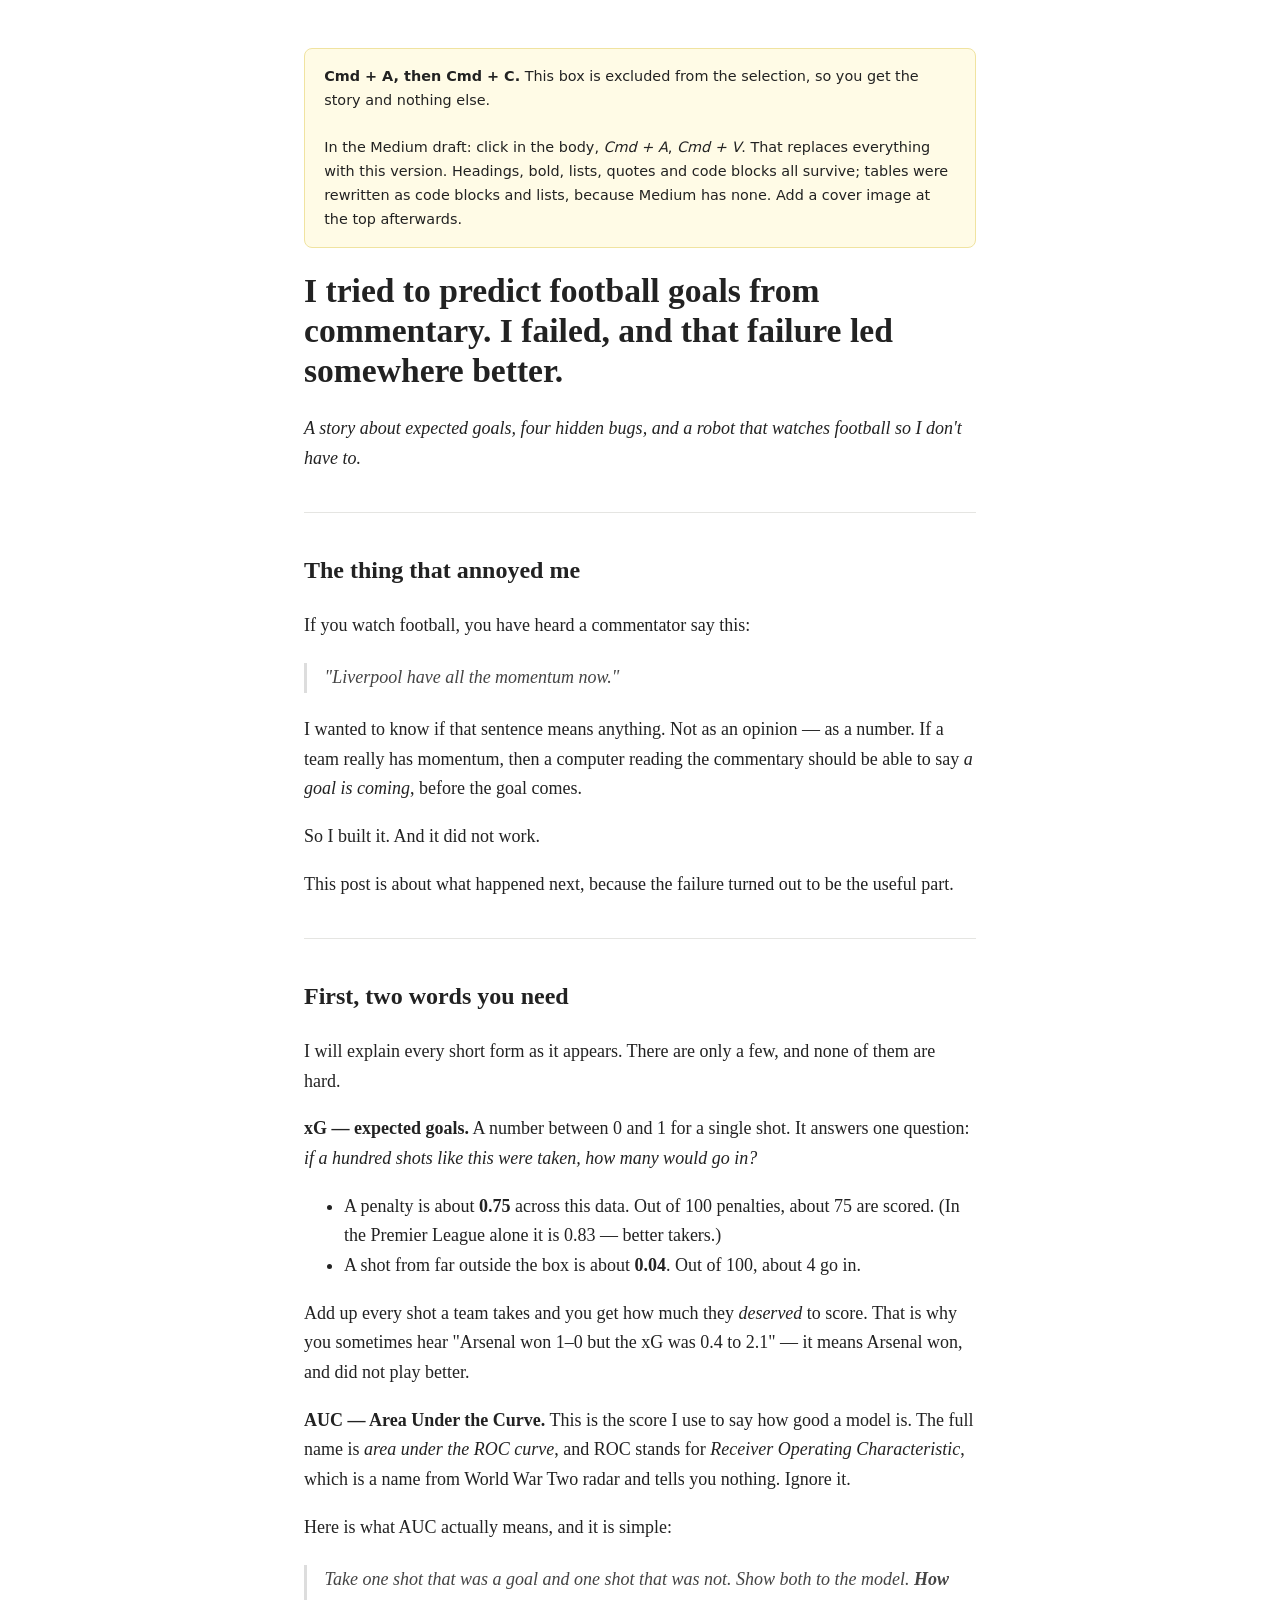
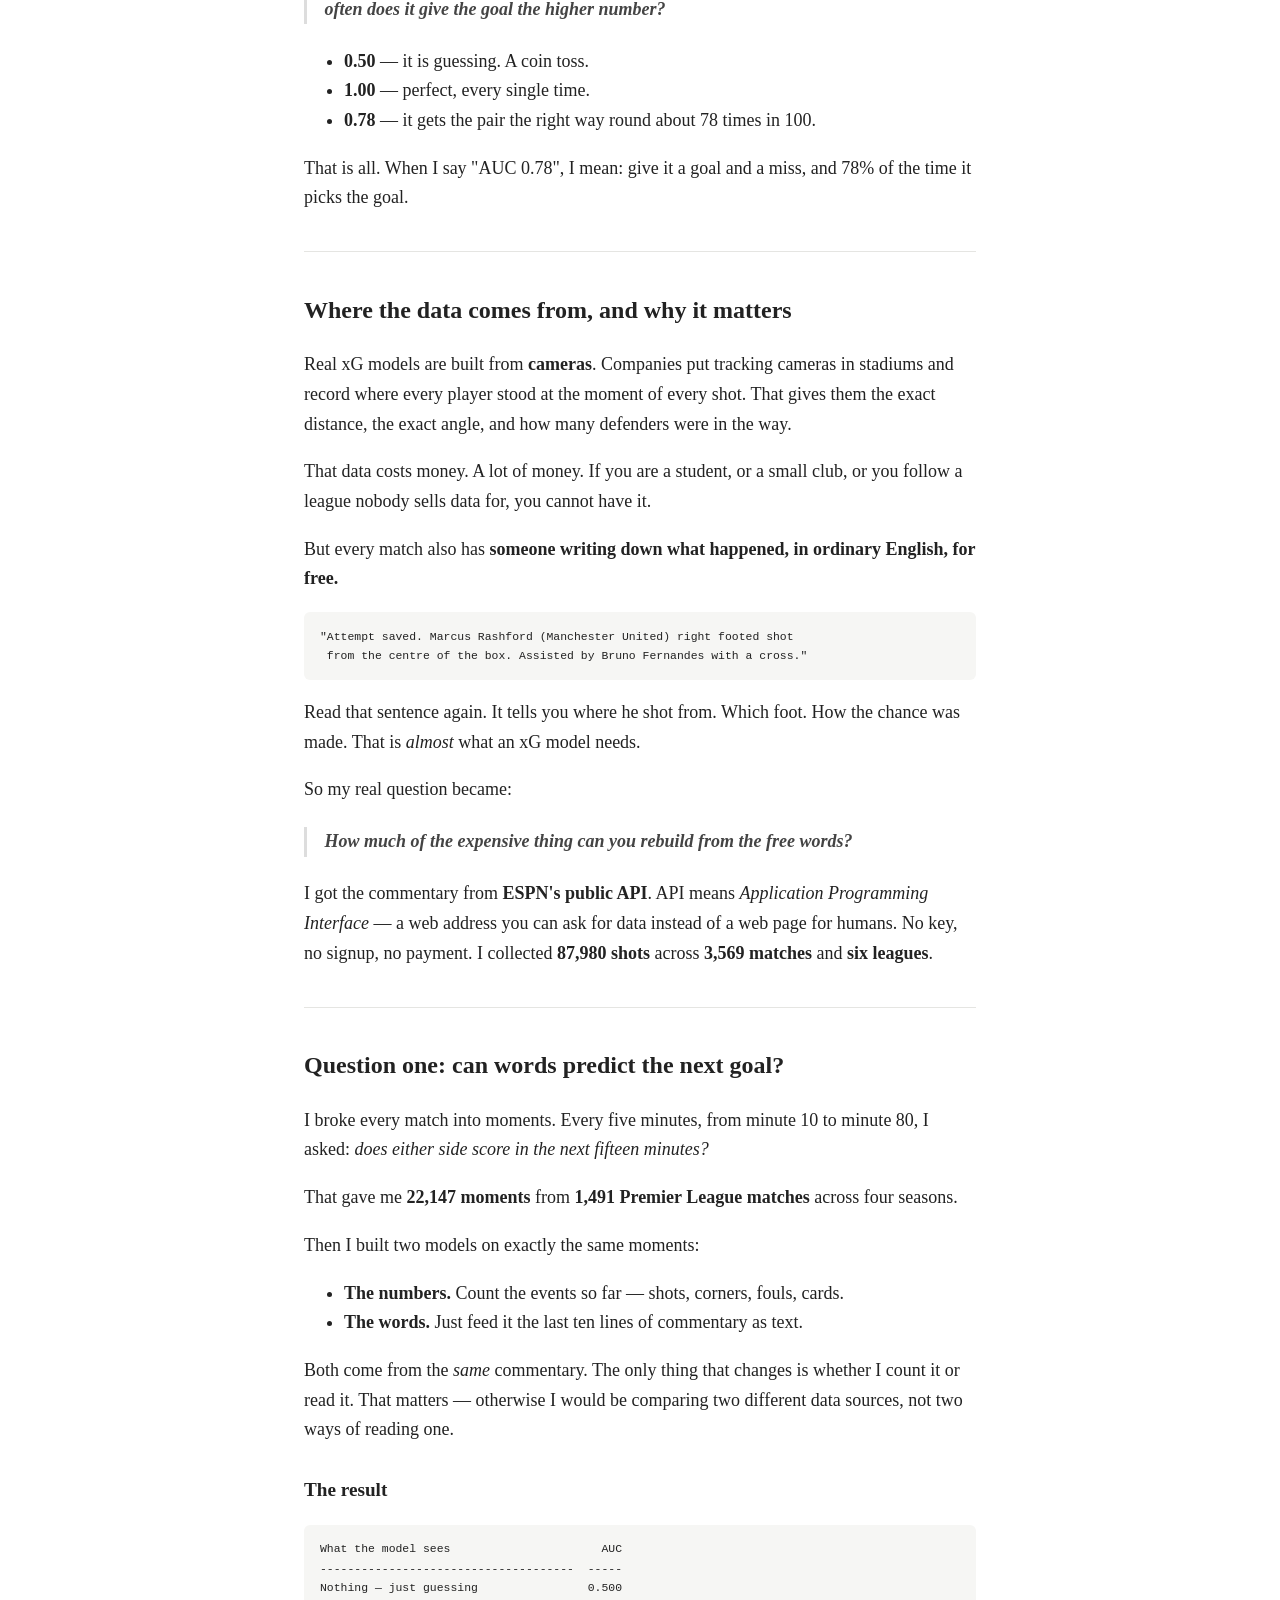
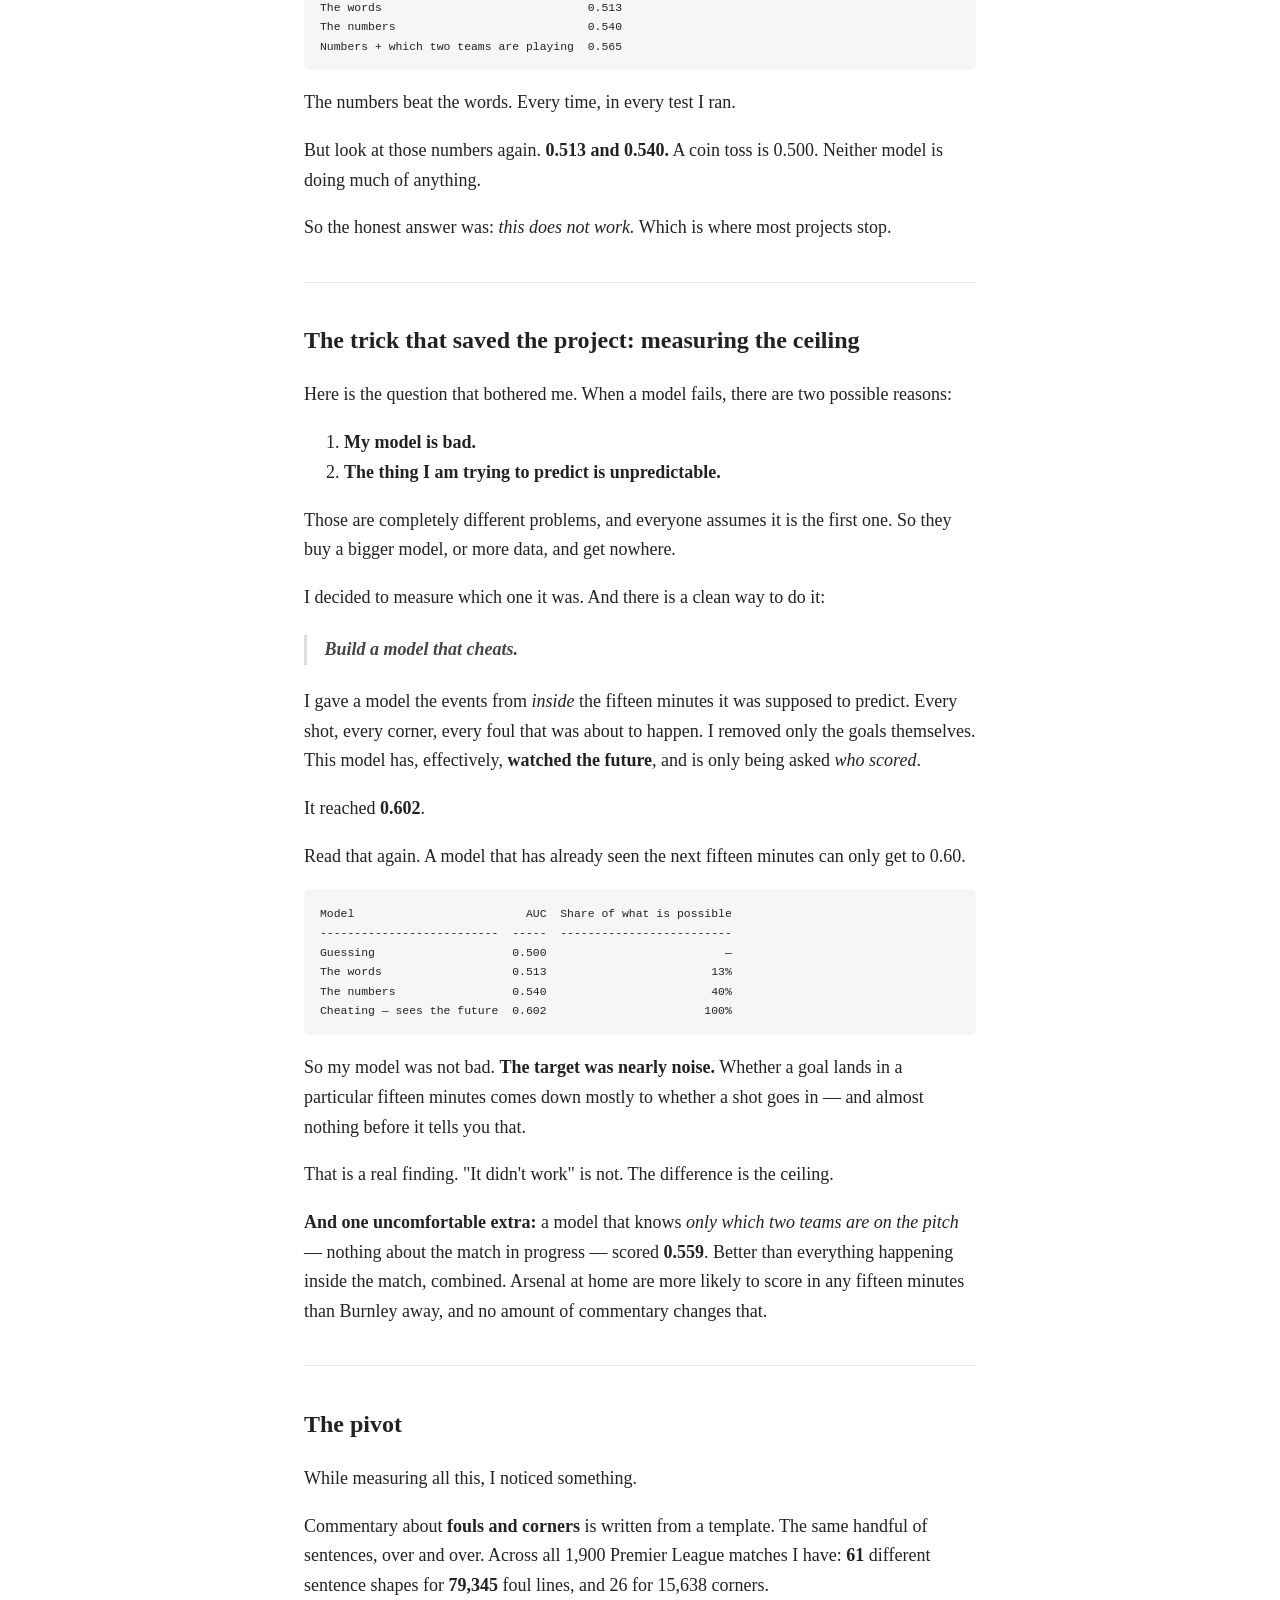
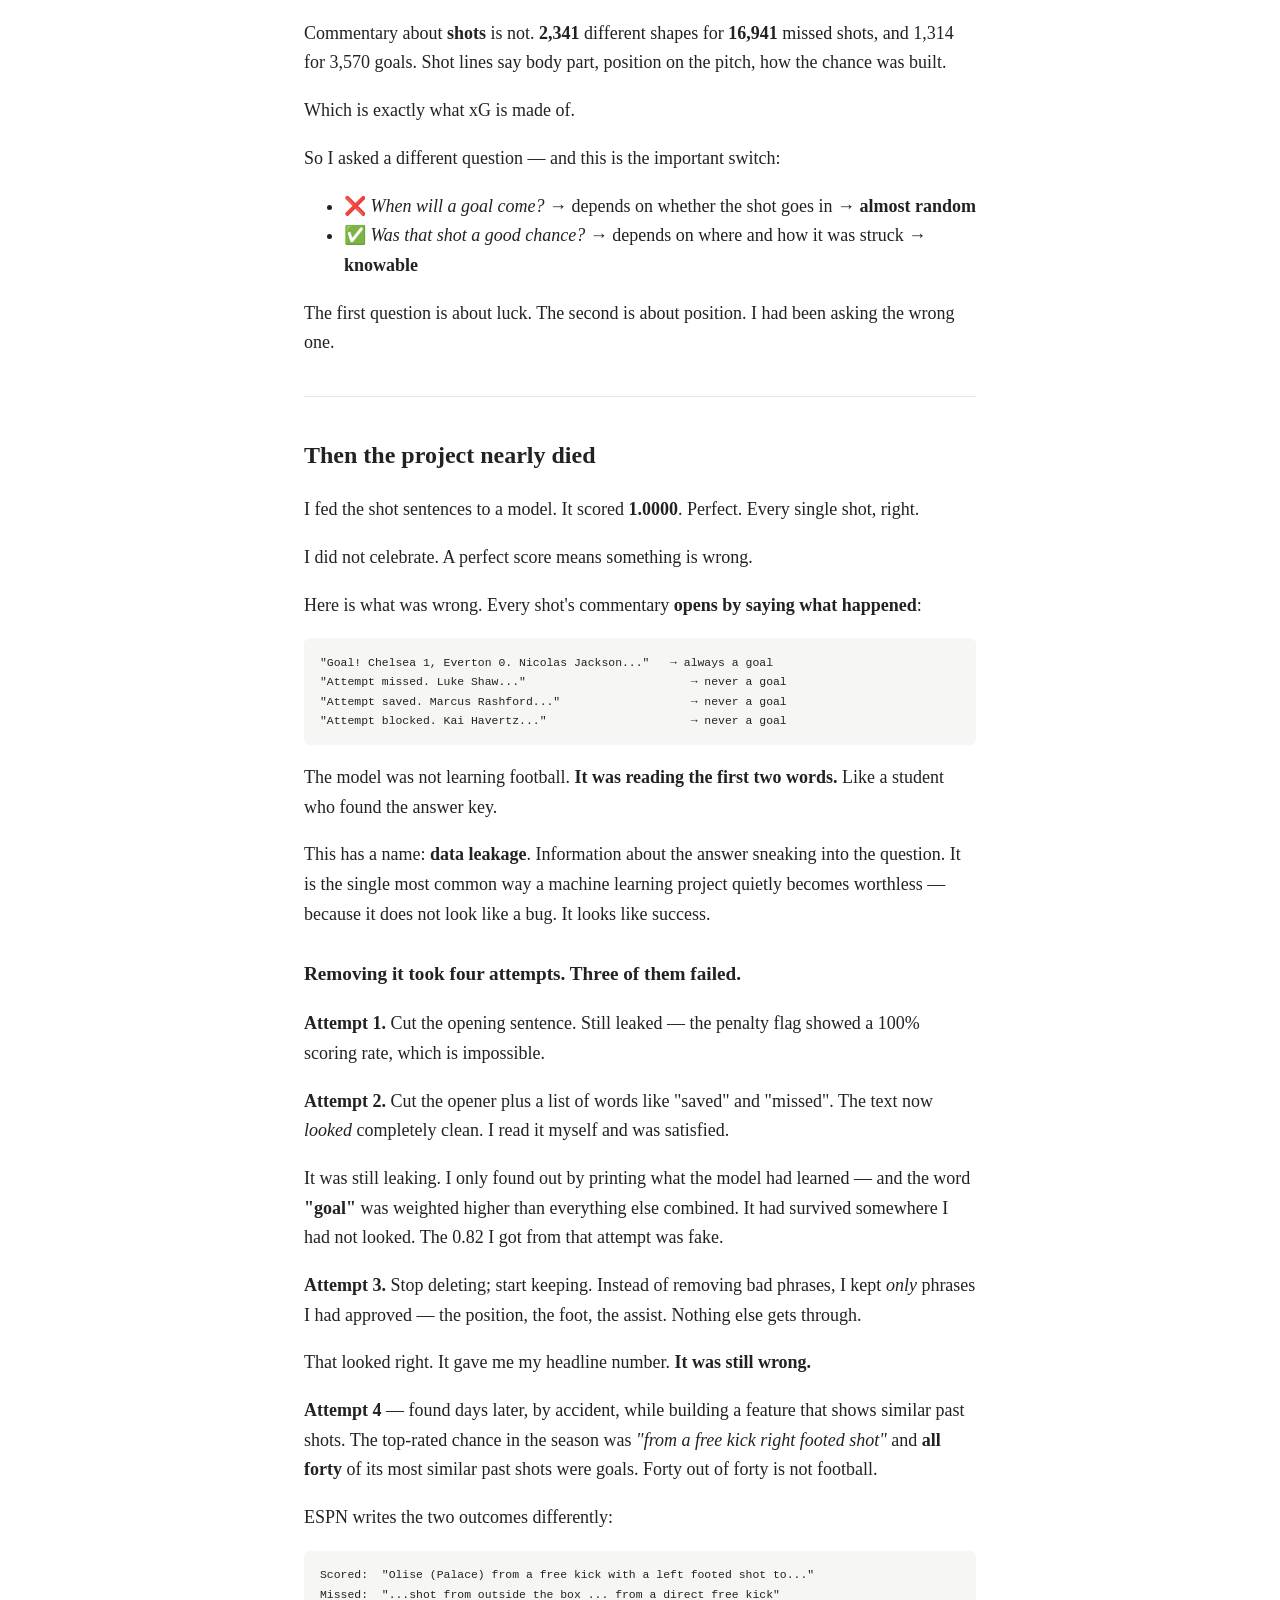
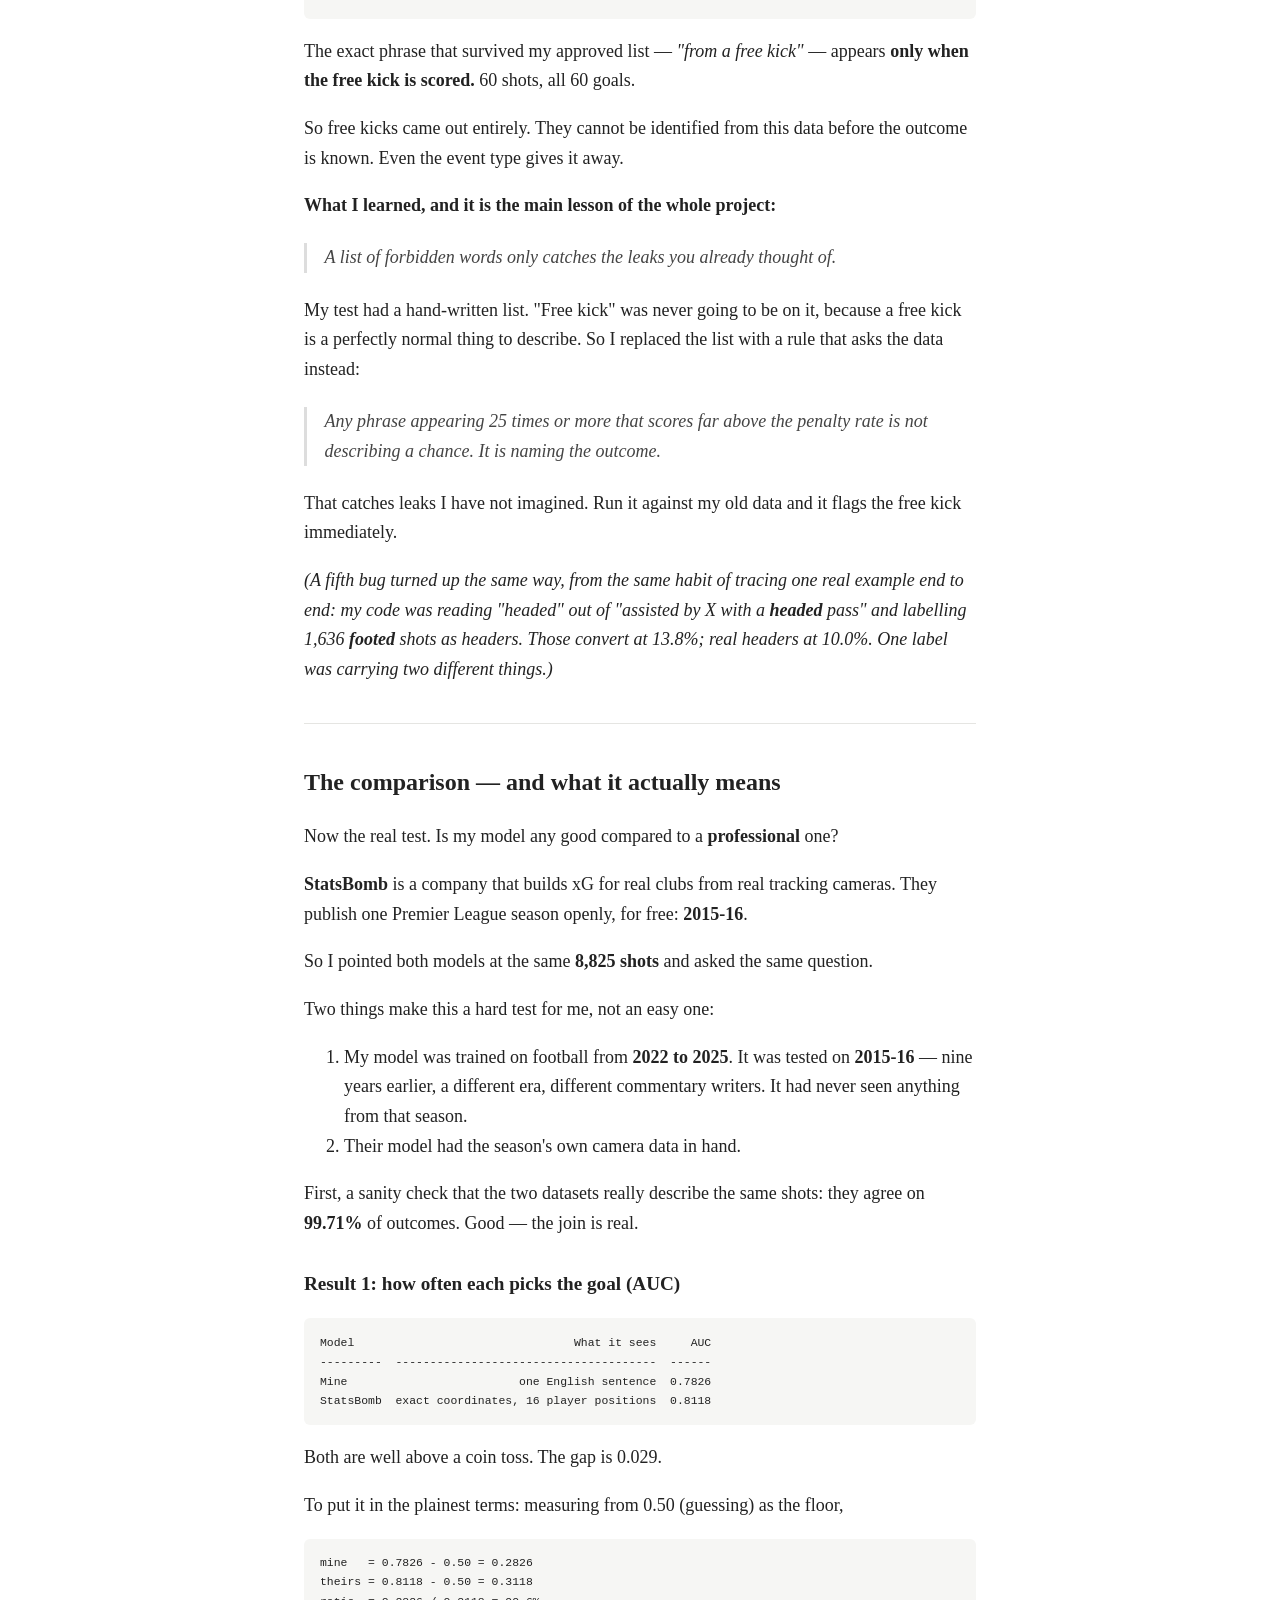
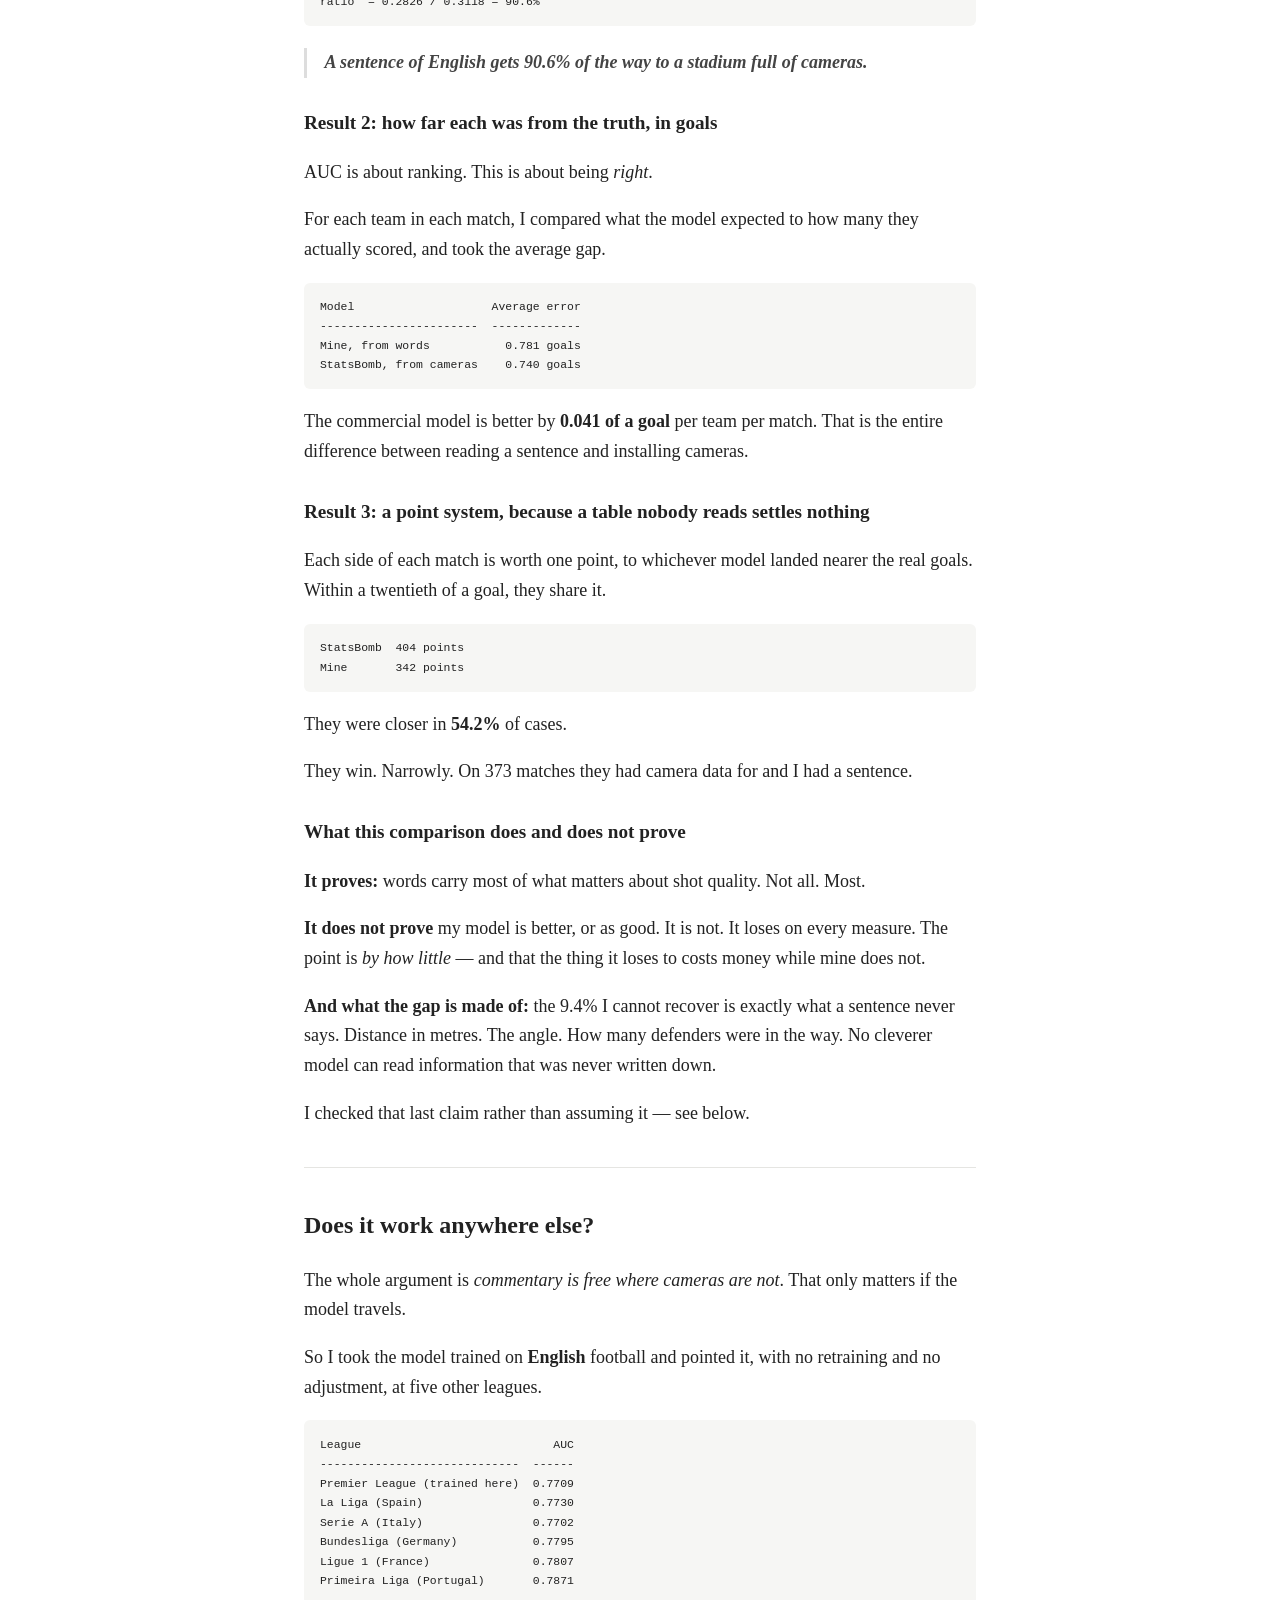
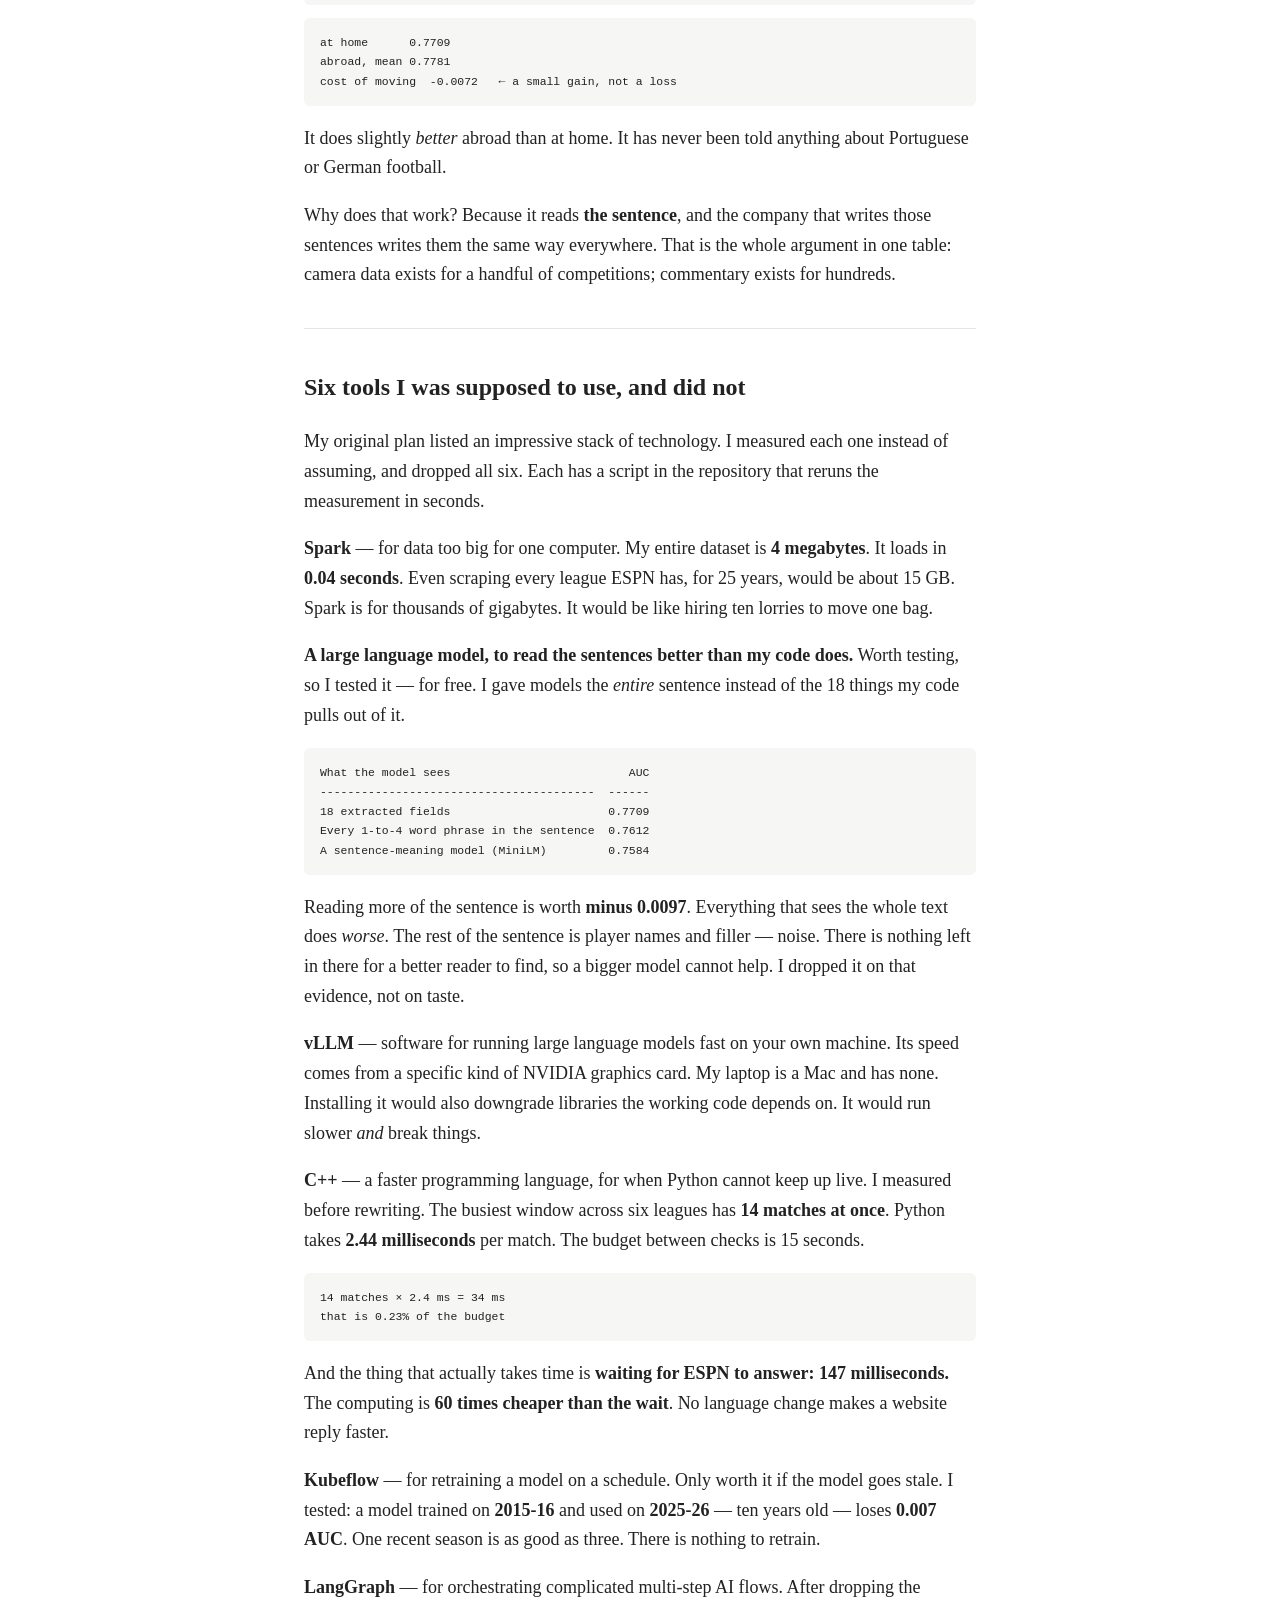
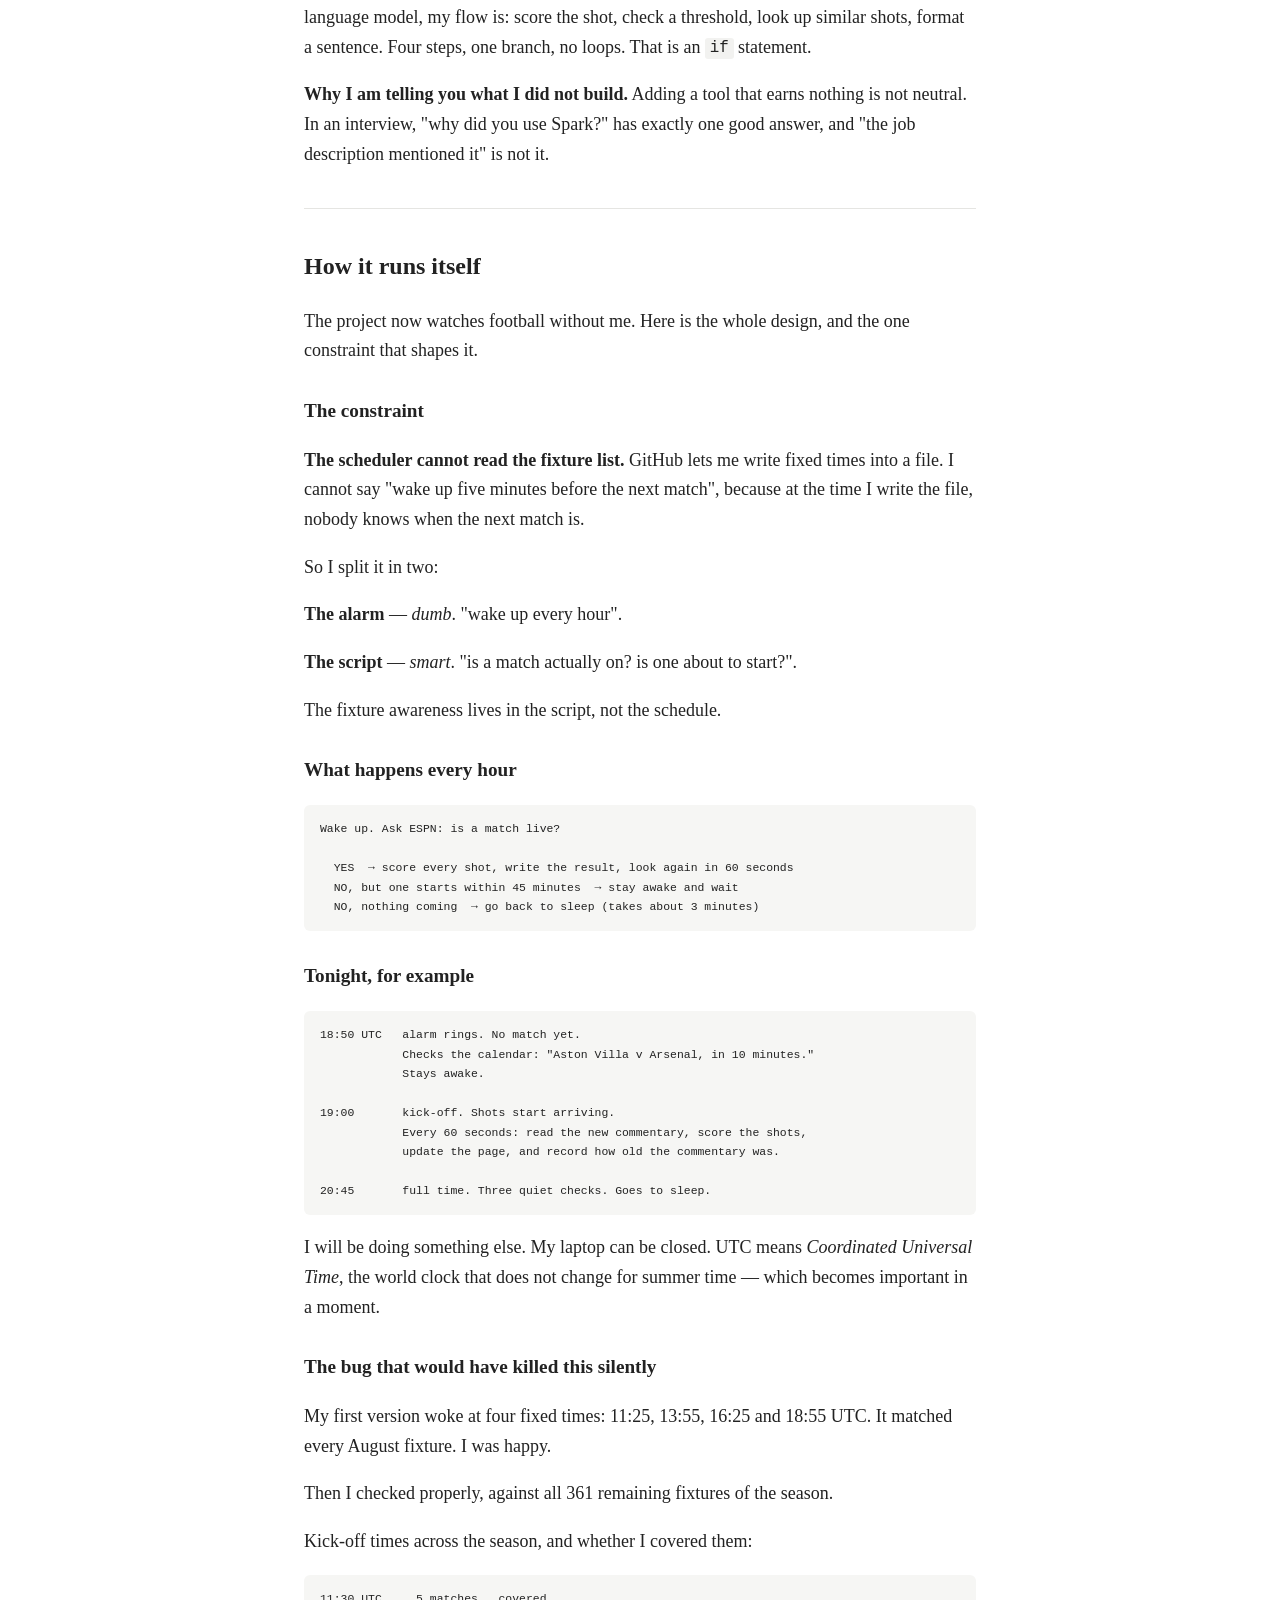
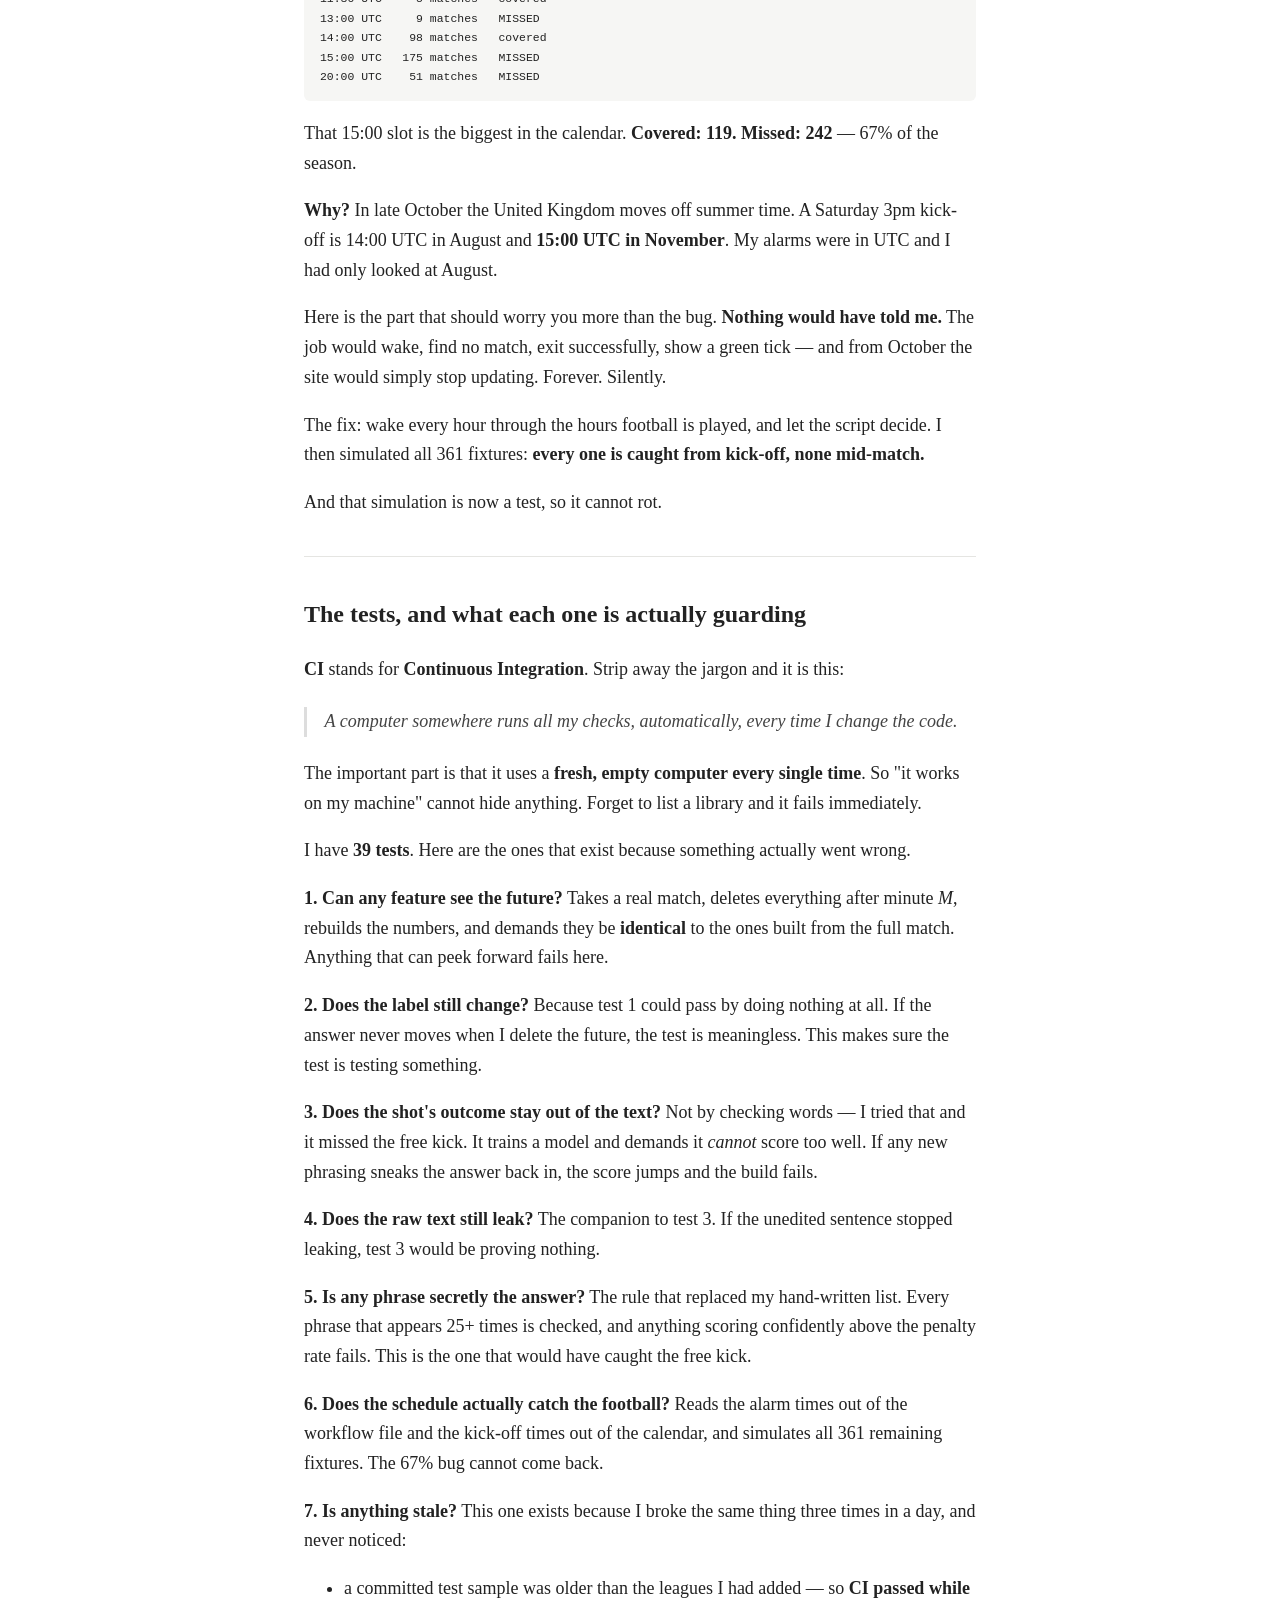
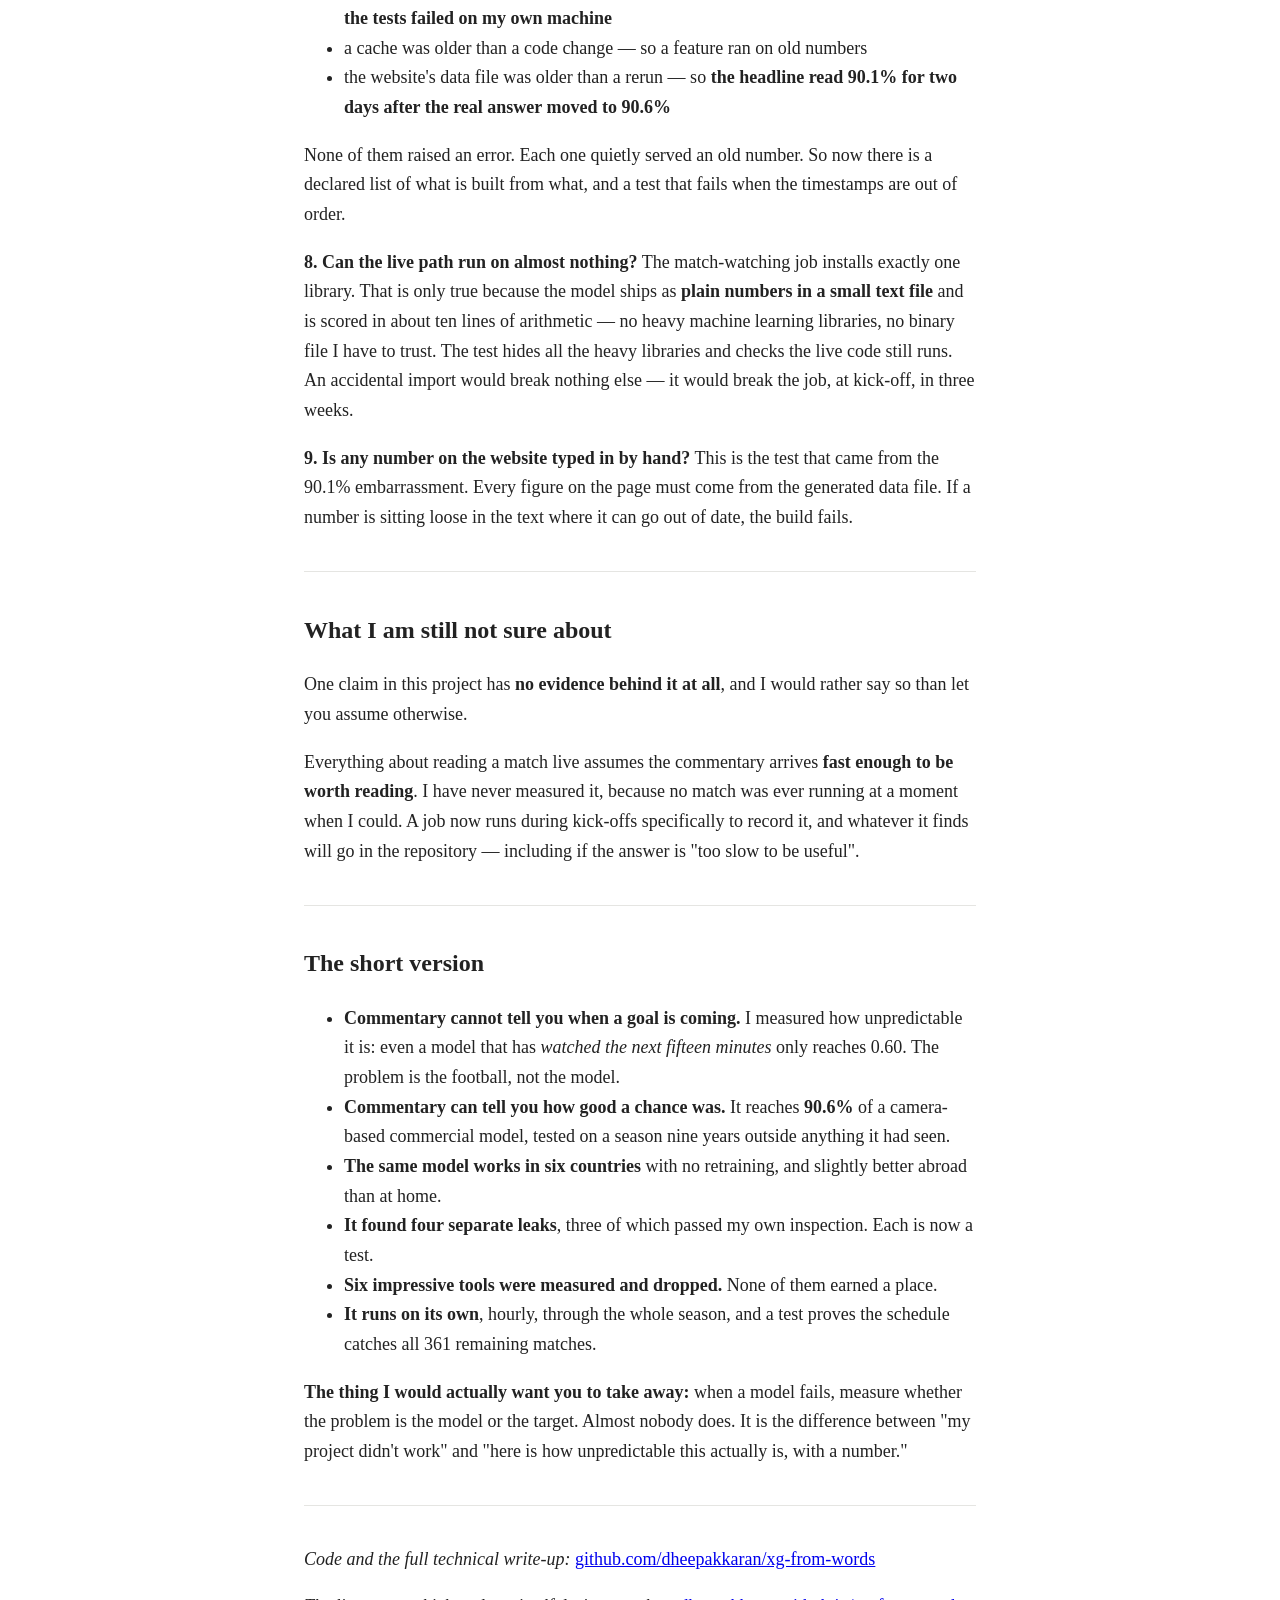
<file: writing/medium-paste.html>
<!doctype html>
<meta charset="utf-8">
<title>Medium paste — xg-from-words</title>
<style>
 /* Forced light, not inherited. This page exists to be read and copied, and a
    dark system theme was rendering #222 text on a dark background. */
 :root { color-scheme: light; }
 html, body { background: #ffffff; }
 body { max-width: 42rem; margin: 3rem auto; padding: 0 1.25rem;
        font: 18px/1.65 Georgia, "Times New Roman", serif; color: #222; }
 h1 { font-size: 2.1rem; line-height: 1.2; }
 h2 { font-size: 1.5rem; margin-top: 2.4rem; }
 h3 { font-size: 1.2rem; margin-top: 1.8rem; }
 pre { background: #f6f6f4; padding: .9rem 1rem; overflow-x: auto;
       font: 13px/1.5 ui-monospace, Menlo, monospace; border-radius: 6px; }
 code { font: .88em ui-monospace, Menlo, monospace; background: #f2f2f0;
        padding: .08em .3em; border-radius: 3px; }
 pre code { background: none; padding: 0; }
 blockquote { margin: 1.4rem 0; padding-left: 1.1rem;
              border-left: 3px solid #ddd; color: #444; font-style: italic; }
 hr { border: 0; border-top: 1px solid #e5e5e2; margin: 2.4rem 0; }
 /* user-select:none keeps this box out of a Cmd+A, so selecting the whole
    page selects only the story. */
 .how { background: #fffbe6; border: 1px solid #f0e3a0; padding: 1rem 1.2rem;
        font-family: system-ui, sans-serif; font-size: .9rem; border-radius: 8px;
        user-select: none; -webkit-user-select: none; }
</style>
<div class="how">
 <strong>Cmd&nbsp;+&nbsp;A, then Cmd&nbsp;+&nbsp;C.</strong> This box is
 excluded from the selection, so you get the story and nothing else.
 <br><br>
 In the Medium draft: click in the body, <em>Cmd&nbsp;+&nbsp;A</em>,
 <em>Cmd&nbsp;+&nbsp;V</em>. That replaces everything with this version.
 Headings, bold, lists, quotes and code blocks all survive; tables were
 rewritten as code blocks and lists, because Medium has none. Add a cover
 image at the top afterwards.
</div>
<h1>I tried to predict football goals from commentary. I failed, and that failure led somewhere better.</h1>
<p><em>A story about expected goals, four hidden bugs, and a robot that watches football so I don't have to.</em></p>
<hr>
<h2>The thing that annoyed me</h2>
<p>If you watch football, you have heard a commentator say this:</p>
<blockquote><p>"Liverpool have all the momentum now."</p></blockquote>
<p>I wanted to know if that sentence means anything. Not as an opinion — as a number. If a team really has momentum, then a computer reading the commentary should be able to say <em>a goal is coming</em>, before the goal comes.</p>
<p>So I built it. And it did not work.</p>
<p>This post is about what happened next, because the failure turned out to be the useful part.</p>
<hr>
<h2>First, two words you need</h2>
<p>I will explain every short form as it appears. There are only a few, and none of them are hard.</p>
<p><strong>xG — expected goals.</strong> A number between 0 and 1 for a single shot. It answers one question: <em>if a hundred shots like this were taken, how many would go in?</em></p>
<ul><li>A penalty is about <strong>0.75</strong> across this data. Out of 100 penalties, about 75 are scored. (In the Premier League alone it is 0.83 — better takers.)</li><li>A shot from far outside the box is about <strong>0.04</strong>. Out of 100, about 4 go in.</li></ul>
<p>Add up every shot a team takes and you get how much they <em>deserved</em> to score. That is why you sometimes hear "Arsenal won 1–0 but the xG was 0.4 to 2.1" — it means Arsenal won, and did not play better.</p>
<p><strong>AUC — Area Under the Curve.</strong> This is the score I use to say how good a model is. The full name is <em>area under the ROC curve</em>, and ROC stands for <em>Receiver Operating Characteristic</em>, which is a name from World War Two radar and tells you nothing. Ignore it.</p>
<p>Here is what AUC actually means, and it is simple:</p>
<blockquote><p>Take one shot that was a goal and one shot that was not. Show both to the model. <strong>How often does it give the goal the higher number?</strong></p></blockquote>
<ul><li><strong>0.50</strong> — it is guessing. A coin toss.</li><li><strong>1.00</strong> — perfect, every single time.</li><li><strong>0.78</strong> — it gets the pair the right way round about 78 times in 100.</li></ul>
<p>That is all. When I say "AUC 0.78", I mean: give it a goal and a miss, and 78% of the time it picks the goal.</p>
<hr>
<h2>Where the data comes from, and why it matters</h2>
<p>Real xG models are built from <strong>cameras</strong>. Companies put tracking cameras in stadiums and record where every player stood at the moment of every shot. That gives them the exact distance, the exact angle, and how many defenders were in the way.</p>
<p>That data costs money. A lot of money. If you are a student, or a small club, or you follow a league nobody sells data for, you cannot have it.</p>
<p>But every match also has <strong>someone writing down what happened, in ordinary English, for free.</strong></p>
<pre><code>"Attempt saved. Marcus Rashford (Manchester United) right footed shot
 from the centre of the box. Assisted by Bruno Fernandes with a cross."</code></pre>
<p>Read that sentence again. It tells you where he shot from. Which foot. How the chance was made. That is <em>almost</em> what an xG model needs.</p>
<p>So my real question became:</p>
<blockquote><p><strong>How much of the expensive thing can you rebuild from the free words?</strong></p></blockquote>
<p>I got the commentary from <strong>ESPN's public API</strong>. API means <em>Application Programming Interface</em> — a web address you can ask for data instead of a web page for humans. No key, no signup, no payment. I collected <strong>87,980 shots</strong> across <strong>3,569 matches</strong> and <strong>six leagues</strong>.</p>
<hr>
<h2>Question one: can words predict the next goal?</h2>
<p>I broke every match into moments. Every five minutes, from minute 10 to minute 80, I asked: <em>does either side score in the next fifteen minutes?</em></p>
<p>That gave me <strong>22,147 moments</strong> from <strong>1,491 Premier League matches</strong> across four seasons.</p>
<p>Then I built two models on exactly the same moments:</p>
<ul><li><strong>The numbers.</strong> Count the events so far — shots, corners, fouls, cards.</li><li><strong>The words.</strong> Just feed it the last ten lines of commentary as text.</li></ul>
<p>Both come from the <em>same</em> commentary. The only thing that changes is whether I count it or read it. That matters — otherwise I would be comparing two different data sources, not two ways of reading one.</p>
<h3>The result</h3>
<pre><code>What the model sees                      AUC
-------------------------------------  -----
Nothing — just guessing                0.500
The words                              0.513
The numbers                            0.540
Numbers + which two teams are playing  0.565</code></pre>
<p>The numbers beat the words. Every time, in every test I ran.</p>
<p>But look at those numbers again. <strong>0.513 and 0.540.</strong> A coin toss is 0.500. Neither model is doing much of anything.</p>
<p>So the honest answer was: <em>this does not work.</em> Which is where most projects stop.</p>
<hr>
<h2>The trick that saved the project: measuring the ceiling</h2>
<p>Here is the question that bothered me. When a model fails, there are two possible reasons:</p>
<ol><li><strong>My model is bad.</strong></li><li><strong>The thing I am trying to predict is unpredictable.</strong></li></ol>
<p>Those are completely different problems, and everyone assumes it is the first one. So they buy a bigger model, or more data, and get nowhere.</p>
<p>I decided to measure which one it was. And there is a clean way to do it:</p>
<blockquote><p><strong>Build a model that cheats.</strong></p></blockquote>
<p>I gave a model the events from <em>inside</em> the fifteen minutes it was supposed to predict. Every shot, every corner, every foul that was about to happen. I removed only the goals themselves. This model has, effectively, <strong>watched the future</strong>, and is only being asked <em>who scored</em>.</p>
<p>It reached <strong>0.602</strong>.</p>
<p>Read that again. A model that has already seen the next fifteen minutes can only get to 0.60.</p>
<pre><code>Model                         AUC  Share of what is possible
--------------------------  -----  -------------------------
Guessing                    0.500                          —
The words                   0.513                        13%
The numbers                 0.540                        40%
Cheating — sees the future  0.602                       100%</code></pre>
<p>So my model was not bad. <strong>The target was nearly noise.</strong> Whether a goal lands in a particular fifteen minutes comes down mostly to whether a shot goes in — and almost nothing before it tells you that.</p>
<p>That is a real finding. "It didn't work" is not. The difference is the ceiling.</p>
<p><strong>And one uncomfortable extra:</strong> a model that knows <em>only which two teams are on the pitch</em> — nothing about the match in progress — scored <strong>0.559</strong>. Better than everything happening inside the match, combined. Arsenal at home are more likely to score in any fifteen minutes than Burnley away, and no amount of commentary changes that.</p>
<hr>
<h2>The pivot</h2>
<p>While measuring all this, I noticed something.</p>
<p>Commentary about <strong>fouls and corners</strong> is written from a template. The same handful of sentences, over and over. Across all 1,900 Premier League matches I have: <strong>61</strong> different sentence shapes for <strong>79,345</strong> foul lines, and 26 for 15,638 corners.</p>
<p>Commentary about <strong>shots</strong> is not. <strong>2,341</strong> different shapes for <strong>16,941</strong> missed shots, and 1,314 for 3,570 goals. Shot lines say body part, position on the pitch, how the chance was built.</p>
<p>Which is exactly what xG is made of.</p>
<p>So I asked a different question — and this is the important switch:</p>
<ul><li>❌ <em>When will a goal come?</em> → depends on whether the shot goes in → <strong>almost random</strong></li><li>✅ <em>Was that shot a good chance?</em> → depends on where and how it was struck → <strong>knowable</strong></li></ul>
<p>The first question is about luck. The second is about position. I had been asking the wrong one.</p>
<hr>
<h2>Then the project nearly died</h2>
<p>I fed the shot sentences to a model. It scored <strong>1.0000</strong>. Perfect. Every single shot, right.</p>
<p>I did not celebrate. A perfect score means something is wrong.</p>
<p>Here is what was wrong. Every shot's commentary <strong>opens by saying what happened</strong>:</p>
<pre><code>"Goal! Chelsea 1, Everton 0. Nicolas Jackson..."   → always a goal
"Attempt missed. Luke Shaw..."                        → never a goal
"Attempt saved. Marcus Rashford..."                   → never a goal
"Attempt blocked. Kai Havertz..."                     → never a goal</code></pre>
<p>The model was not learning football. <strong>It was reading the first two words.</strong> Like a student who found the answer key.</p>
<p>This has a name: <strong>data leakage</strong>. Information about the answer sneaking into the question. It is the single most common way a machine learning project quietly becomes worthless — because it does not look like a bug. It looks like success.</p>
<h3>Removing it took four attempts. Three of them failed.</h3>
<p><strong>Attempt 1.</strong> Cut the opening sentence. Still leaked — the penalty flag showed a 100% scoring rate, which is impossible.</p>
<p><strong>Attempt 2.</strong> Cut the opener plus a list of words like "saved" and "missed". The text now <em>looked</em> completely clean. I read it myself and was satisfied.</p>
<p>It was still leaking. I only found out by printing what the model had learned — and the word <strong>"goal"</strong> was weighted higher than everything else combined. It had survived somewhere I had not looked. The 0.82 I got from that attempt was fake.</p>
<p><strong>Attempt 3.</strong> Stop deleting; start keeping. Instead of removing bad phrases, I kept <em>only</em> phrases I had approved — the position, the foot, the assist. Nothing else gets through.</p>
<p>That looked right. It gave me my headline number. <strong>It was still wrong.</strong></p>
<p><strong>Attempt 4</strong> — found days later, by accident, while building a feature that shows similar past shots. The top-rated chance in the season was <em>"from a free kick right footed shot"</em> and <strong>all forty</strong> of its most similar past shots were goals. Forty out of forty is not football.</p>
<p>ESPN writes the two outcomes differently:</p>
<pre><code>Scored:  "Olise (Palace) from a free kick with a left footed shot to..."
Missed:  "...shot from outside the box ... from a direct free kick"</code></pre>
<p>The exact phrase that survived my approved list — <em>"from a free kick"</em> — appears <strong>only when the free kick is scored.</strong> 60 shots, all 60 goals.</p>
<p>So free kicks came out entirely. They cannot be identified from this data before the outcome is known. Even the event type gives it away.</p>
<p><strong>What I learned, and it is the main lesson of the whole project:</strong></p>
<blockquote><p>A list of forbidden words only catches the leaks you already thought of.</p></blockquote>
<p>My test had a hand-written list. "Free kick" was never going to be on it, because a free kick is a perfectly normal thing to describe. So I replaced the list with a rule that asks the data instead:</p>
<blockquote><p><em>Any phrase appearing 25 times or more that scores far above the penalty rate is not describing a chance. It is naming the outcome.</em></p></blockquote>
<p>That catches leaks I have not imagined. Run it against my old data and it flags the free kick immediately.</p>
<p><em>(A fifth bug turned up the same way, from the same habit of tracing one real example end to end: my code was reading "headed" out of "assisted by X with a <strong>headed</strong> pass" and labelling 1,636 <strong>footed</strong> shots as headers. Those convert at 13.8%; real headers at 10.0%. One label was carrying two different things.)</em></p>
<hr>
<h2>The comparison — and what it actually means</h2>
<p>Now the real test. Is my model any good compared to a <strong>professional</strong> one?</p>
<p><strong>StatsBomb</strong> is a company that builds xG for real clubs from real tracking cameras. They publish one Premier League season openly, for free: <strong>2015-16</strong>.</p>
<p>So I pointed both models at the same <strong>8,825 shots</strong> and asked the same question.</p>
<p>Two things make this a hard test for me, not an easy one:</p>
<ol><li>My model was trained on football from <strong>2022 to 2025</strong>. It was tested on <strong>2015-16</strong> — nine years earlier, a different era, different commentary writers. It had never seen anything from that season.</li><li>Their model had the season's own camera data in hand.</li></ol>
<p>First, a sanity check that the two datasets really describe the same shots: they agree on <strong>99.71%</strong> of outcomes. Good — the join is real.</p>
<h3>Result 1: how often each picks the goal (AUC)</h3>
<pre><code>Model                                What it sees     AUC
---------  --------------------------------------  ------
Mine                         one English sentence  0.7826
StatsBomb  exact coordinates, 16 player positions  0.8118</code></pre>
<p>Both are well above a coin toss. The gap is 0.029.</p>
<p>To put it in the plainest terms: measuring from 0.50 (guessing) as the floor,</p>
<pre><code>mine   = 0.7826 - 0.50 = 0.2826
theirs = 0.8118 - 0.50 = 0.3118
ratio  = 0.2826 / 0.3118 = 90.6%</code></pre>
<blockquote><p><strong>A sentence of English gets 90.6% of the way to a stadium full of cameras.</strong></p></blockquote>
<h3>Result 2: how far each was from the truth, in goals</h3>
<p>AUC is about ranking. This is about being <em>right</em>.</p>
<p>For each team in each match, I compared what the model expected to how many they actually scored, and took the average gap.</p>
<pre><code>Model                    Average error
-----------------------  -------------
Mine, from words           0.781 goals
StatsBomb, from cameras    0.740 goals</code></pre>
<p>The commercial model is better by <strong>0.041 of a goal</strong> per team per match. That is the entire difference between reading a sentence and installing cameras.</p>
<h3>Result 3: a point system, because a table nobody reads settles nothing</h3>
<p>Each side of each match is worth one point, to whichever model landed nearer the real goals. Within a twentieth of a goal, they share it.</p>
<pre><code>StatsBomb  404 points
Mine       342 points</code></pre>
<p>They were closer in <strong>54.2%</strong> of cases.</p>
<p>They win. Narrowly. On 373 matches they had camera data for and I had a sentence.</p>
<h3>What this comparison does and does not prove</h3>
<p><strong>It proves:</strong> words carry most of what matters about shot quality. Not all. Most.</p>
<p><strong>It does not prove</strong> my model is better, or as good. It is not. It loses on every measure. The point is <em>by how little</em> — and that the thing it loses to costs money while mine does not.</p>
<p><strong>And what the gap is made of:</strong> the 9.4% I cannot recover is exactly what a sentence never says. Distance in metres. The angle. How many defenders were in the way. No cleverer model can read information that was never written down.</p>
<p>I checked that last claim rather than assuming it — see below.</p>
<hr>
<h2>Does it work anywhere else?</h2>
<p>The whole argument is <em>commentary is free where cameras are not</em>. That only matters if the model travels.</p>
<p>So I took the model trained on <strong>English</strong> football and pointed it, with no retraining and no adjustment, at five other leagues.</p>
<pre><code>League                            AUC
-----------------------------  ------
Premier League (trained here)  0.7709
La Liga (Spain)                0.7730
Serie A (Italy)                0.7702
Bundesliga (Germany)           0.7795
Ligue 1 (France)               0.7807
Primeira Liga (Portugal)       0.7871</code></pre>
<pre><code>at home      0.7709
abroad, mean 0.7781
cost of moving  -0.0072   ← a small gain, not a loss</code></pre>
<p>It does slightly <em>better</em> abroad than at home. It has never been told anything about Portuguese or German football.</p>
<p>Why does that work? Because it reads <strong>the sentence</strong>, and the company that writes those sentences writes them the same way everywhere. That is the whole argument in one table: camera data exists for a handful of competitions; commentary exists for hundreds.</p>
<hr>
<h2>Six tools I was supposed to use, and did not</h2>
<p>My original plan listed an impressive stack of technology. I measured each one instead of assuming, and dropped all six. Each has a script in the repository that reruns the measurement in seconds.</p>
<p><strong>Spark</strong> — for data too big for one computer. My entire dataset is <strong>4 megabytes</strong>. It loads in <strong>0.04 seconds</strong>. Even scraping every league ESPN has, for 25 years, would be about 15 GB. Spark is for thousands of gigabytes. It would be like hiring ten lorries to move one bag.</p>
<p><strong>A large language model, to read the sentences better than my code does.</strong> Worth testing, so I tested it — for free. I gave models the <em>entire</em> sentence instead of the 18 things my code pulls out of it.</p>
<pre><code>What the model sees                          AUC
----------------------------------------  ------
18 extracted fields                       0.7709
Every 1-to-4 word phrase in the sentence  0.7612
A sentence-meaning model (MiniLM)         0.7584</code></pre>
<p>Reading more of the sentence is worth <strong>minus 0.0097</strong>. Everything that sees the whole text does <em>worse</em>. The rest of the sentence is player names and filler — noise. There is nothing left in there for a better reader to find, so a bigger model cannot help. I dropped it on that evidence, not on taste.</p>
<p><strong>vLLM</strong> — software for running large language models fast on your own machine. Its speed comes from a specific kind of NVIDIA graphics card. My laptop is a Mac and has none. Installing it would also downgrade libraries the working code depends on. It would run slower <em>and</em> break things.</p>
<p><strong>C++</strong> — a faster programming language, for when Python cannot keep up live. I measured before rewriting. The busiest window across six leagues has <strong>14 matches at once</strong>. Python takes <strong>2.44 milliseconds</strong> per match. The budget between checks is 15 seconds.</p>
<pre><code>14 matches × 2.4 ms = 34 ms
that is 0.23% of the budget</code></pre>
<p>And the thing that actually takes time is <strong>waiting for ESPN to answer: 147 milliseconds.</strong> The computing is <strong>60 times cheaper than the wait</strong>. No language change makes a website reply faster.</p>
<p><strong>Kubeflow</strong> — for retraining a model on a schedule. Only worth it if the model goes stale. I tested: a model trained on <strong>2015-16</strong> and used on <strong>2025-26</strong> — ten years old — loses <strong>0.007 AUC</strong>. One recent season is as good as three. There is nothing to retrain.</p>
<p><strong>LangGraph</strong> — for orchestrating complicated multi-step AI flows. After dropping the language model, my flow is: score the shot, check a threshold, look up similar shots, format a sentence. Four steps, one branch, no loops. That is an <code>if</code> statement.</p>
<p><strong>Why I am telling you what I did not build.</strong> Adding a tool that earns nothing is not neutral. In an interview, "why did you use Spark?" has exactly one good answer, and "the job description mentioned it" is not it.</p>
<hr>
<h2>How it runs itself</h2>
<p>The project now watches football without me. Here is the whole design, and the one constraint that shapes it.</p>
<h3>The constraint</h3>
<p><strong>The scheduler cannot read the fixture list.</strong> GitHub lets me write fixed times into a file. I cannot say "wake up five minutes before the next match", because at the time I write the file, nobody knows when the next match is.</p>
<p>So I split it in two:</p>
<p><strong>The alarm</strong> — <em>dumb</em>. "wake up every hour".</p>
<p><strong>The script</strong> — <em>smart</em>. "is a match actually on? is one about to start?".</p>
<p>The fixture awareness lives in the script, not the schedule.</p>
<h3>What happens every hour</h3>
<pre><code>Wake up. Ask ESPN: is a match live?

  YES  → score every shot, write the result, look again in 60 seconds
  NO, but one starts within 45 minutes  → stay awake and wait
  NO, nothing coming  → go back to sleep (takes about 3 minutes)</code></pre>
<h3>Tonight, for example</h3>
<pre><code>18:50 UTC   alarm rings. No match yet.
            Checks the calendar: "Aston Villa v Arsenal, in 10 minutes."
            Stays awake.

19:00       kick-off. Shots start arriving.
            Every 60 seconds: read the new commentary, score the shots,
            update the page, and record how old the commentary was.

20:45       full time. Three quiet checks. Goes to sleep.</code></pre>
<p>I will be doing something else. My laptop can be closed. UTC means <em>Coordinated Universal Time</em>, the world clock that does not change for summer time — which becomes important in a moment.</p>
<h3>The bug that would have killed this silently</h3>
<p>My first version woke at four fixed times: 11:25, 13:55, 16:25 and 18:55 UTC. It matched every August fixture. I was happy.</p>
<p>Then I checked properly, against all 361 remaining fixtures of the season.</p>
<p>Kick-off times across the season, and whether I covered them:</p>
<pre><code>11:30 UTC     5 matches   covered
13:00 UTC     9 matches   MISSED
14:00 UTC    98 matches   covered
15:00 UTC   175 matches   MISSED
20:00 UTC    51 matches   MISSED</code></pre>
<p>That 15:00 slot is the biggest in the calendar. <strong>Covered: 119. Missed: 242</strong> — 67% of the season.</p>
<p><strong>Why?</strong> In late October the United Kingdom moves off summer time. A Saturday 3pm kick-off is 14:00 UTC in August and <strong>15:00 UTC in November</strong>. My alarms were in UTC and I had only looked at August.</p>
<p>Here is the part that should worry you more than the bug. <strong>Nothing would have told me.</strong> The job would wake, find no match, exit successfully, show a green tick — and from October the site would simply stop updating. Forever. Silently.</p>
<p>The fix: wake every hour through the hours football is played, and let the script decide. I then simulated all 361 fixtures: <strong>every one is caught from kick-off, none mid-match.</strong></p>
<p>And that simulation is now a test, so it cannot rot.</p>
<hr>
<h2>The tests, and what each one is actually guarding</h2>
<p><strong>CI</strong> stands for <strong>Continuous Integration</strong>. Strip away the jargon and it is this:</p>
<blockquote><p>A computer somewhere runs all my checks, automatically, every time I change the code.</p></blockquote>
<p>The important part is that it uses a <strong>fresh, empty computer every single time</strong>. So "it works on my machine" cannot hide anything. Forget to list a library and it fails immediately.</p>
<p>I have <strong>39 tests</strong>. Here are the ones that exist because something actually went wrong.</p>
<p><strong>1. Can any feature see the future?</strong> Takes a real match, deletes everything after minute <em>M</em>, rebuilds the numbers, and demands they be <strong>identical</strong> to the ones built from the full match. Anything that can peek forward fails here.</p>
<p><strong>2. Does the label still change?</strong> Because test 1 could pass by doing nothing at all. If the answer never moves when I delete the future, the test is meaningless. This makes sure the test is testing something.</p>
<p><strong>3. Does the shot's outcome stay out of the text?</strong> Not by checking words — I tried that and it missed the free kick. It trains a model and demands it <em>cannot</em> score too well. If any new phrasing sneaks the answer back in, the score jumps and the build fails.</p>
<p><strong>4. Does the raw text still leak?</strong> The companion to test 3. If the unedited sentence stopped leaking, test 3 would be proving nothing.</p>
<p><strong>5. Is any phrase secretly the answer?</strong> The rule that replaced my hand-written list. Every phrase that appears 25+ times is checked, and anything scoring confidently above the penalty rate fails. This is the one that would have caught the free kick.</p>
<p><strong>6. Does the schedule actually catch the football?</strong> Reads the alarm times out of the workflow file and the kick-off times out of the calendar, and simulates all 361 remaining fixtures. The 67% bug cannot come back.</p>
<p><strong>7. Is anything stale?</strong> This one exists because I broke the same thing three times in a day, and never noticed:</p>
<ul><li>a committed test sample was older than the leagues I had added — so <strong>CI passed while the tests failed on my own machine</strong></li><li>a cache was older than a code change — so a feature ran on old numbers</li><li>the website's data file was older than a rerun — so <strong>the headline read 90.1% for two days after the real answer moved to 90.6%</strong></li></ul>
<p>None of them raised an error. Each one quietly served an old number. So now there is a declared list of what is built from what, and a test that fails when the timestamps are out of order.</p>
<p><strong>8. Can the live path run on almost nothing?</strong> The match-watching job installs exactly one library. That is only true because the model ships as <strong>plain numbers in a small text file</strong> and is scored in about ten lines of arithmetic — no heavy machine learning libraries, no binary file I have to trust. The test hides all the heavy libraries and checks the live code still runs. An accidental import would break nothing else — it would break the job, at kick-off, in three weeks.</p>
<p><strong>9. Is any number on the website typed in by hand?</strong> This is the test that came from the 90.1% embarrassment. Every figure on the page must come from the generated data file. If a number is sitting loose in the text where it can go out of date, the build fails.</p>
<hr>
<h2>What I am still not sure about</h2>
<p>One claim in this project has <strong>no evidence behind it at all</strong>, and I would rather say so than let you assume otherwise.</p>
<p>Everything about reading a match live assumes the commentary arrives <strong>fast enough to be worth reading</strong>. I have never measured it, because no match was ever running at a moment when I could. A job now runs during kick-offs specifically to record it, and whatever it finds will go in the repository — including if the answer is "too slow to be useful".</p>
<hr>
<h2>The short version</h2>
<ul><li><strong>Commentary cannot tell you when a goal is coming.</strong> I measured how unpredictable it is: even a model that has <em>watched the next fifteen minutes</em> only reaches 0.60. The problem is the football, not the model.</li><li><strong>Commentary can tell you how good a chance was.</strong> It reaches <strong>90.6%</strong> of a camera-based commercial model, tested on a season nine years outside anything it had seen.</li><li><strong>The same model works in six countries</strong> with no retraining, and slightly better abroad than at home.</li><li><strong>It found four separate leaks</strong>, three of which passed my own inspection. Each is now a test.</li><li><strong>Six impressive tools were measured and dropped.</strong> None of them earned a place.</li><li><strong>It runs on its own</strong>, hourly, through the whole season, and a test proves the schedule catches all 361 remaining matches.</li></ul>
<p><strong>The thing I would actually want you to take away:</strong> when a model fails, measure whether the problem is the model or the target. Almost nobody does. It is the difference between "my project didn't work" and "here is how unpredictable this actually is, with a number."</p>
<hr>
<p><em>Code and the full technical write-up:</em> <a href="https://github.com/dheepakkaran/xg-from-words">github.com/dheepakkaran/xg-from-words</a></p>
<p><em>The live page, which updates itself during matches:</em> <a href="https://dheepakkaran.github.io/xg-from-words/">dheepakkaran.github.io/xg-from-words</a></p>
<p><em>Data: ESPN's public commentary feed, and StatsBomb's open data.</em></p>
<hr>
<h2>Every short form used, in one place</h2>
<p><strong>xG</strong> — <em>expected goals</em>. Chance of a shot being scored, 0 to 1. Add them up for a team and you get how much they deserved to score.</p>
<p><strong>AUC</strong> — <em>Area Under the Curve</em>. Show the model one goal and one miss — how often does it pick the goal? 0.50 is guessing, 1.00 is perfect.</p>
<p><strong>ROC</strong> — <em>Receiver Operating Characteristic</em>. The curve AUC is the area under. A radar term from the 1940s. Safe to ignore.</p>
<p><strong>CI</strong> — <em>Continuous Integration</em>. A computer runs all your checks automatically, on a fresh machine, every time you change the code.</p>
<p><strong>API</strong> — <em>Application Programming Interface</em>. A web address that returns data instead of a web page.</p>
<p><strong>JSON</strong> — <em>JavaScript Object Notation</em>. The text format the data arrives in. Readable if you open it.</p>
<p><strong>UTC</strong> — <em>Coordinated Universal Time</em>. The world clock, with no summer-time changes. My schedule bug came from forgetting that the UK's clock does change.</p>
<p><strong>BST / GMT</strong> — <em>British Summer Time / Greenwich Mean Time</em>. The UK's two clocks. It switches between them in late October, which moved every kick-off by an hour.</p>
<p><strong>cron</strong> — <em>(from chronos, Greek for time)</em>. A list of fixed times at which a computer should run something.</p>
<p><strong>Elo</strong> — <em>(named after Arpad Elo)</em>. A rating for how strong a team is, from its past results. Chess uses it too.</p>
<p><strong>TF-IDF</strong> — <em>Term Frequency – Inverse Document Frequency</em>. A basic way to turn text into numbers: count the words, and weight down ones that appear everywhere.</p>
<p><strong>MiniLM</strong> — <em>a small language model</em>. Turns a sentence into a list of numbers that captures its meaning. Used here to test whether "understanding" the sentence beat extracting from it. It did not.</p>
<p><strong>LLM</strong> — <em>Large Language Model</em>. The kind of model behind ChatGPT. Tested, measured, dropped.</p>
<p><strong>vLLM</strong> — <em>(v for virtual)</em>. Software for running an LLM fast on your own hardware. Needs an NVIDIA graphics card, which I do not have.</p>
<p><strong>GPU / CUDA</strong> — <em>Graphics Processing Unit / NVIDIA's toolkit for it</em>. The hardware that makes large models fast, and the software that talks to it.</p>
<p><strong>MAE</strong> — <em>Mean Absolute Error</em>. The average gap between what you predicted and what happened. Mine: 0.781 goals. StatsBomb's: 0.740.</p>
<p><strong>Brier score</strong> — <em>(named after Glenn Brier)</em>. Like MAE, but it punishes confident wrong answers harder.</p>
<p><strong>log loss</strong> — <em>logarithmic loss</em>. Punishes confident wrong answers very hard. Useful because I need honest percentages, not just correct rankings.</p>
<p><strong>data leakage</strong> — When information about the answer sneaks into the question. Makes a broken model look perfect. I found four</p>
<p><strong>HTTP 403 / 404</strong> — <em>Forbidden / Not Found</em>. Website error codes. FBref returned 403 — blocked. This is why I could not use their xG.</p>
</file>
<file: docs/style.css>
/* xg-from-words — a scrollytelling read of the results.
   One idea per screen; nothing moves that does not carry meaning.

   Checked for horizontal overflow at 320, 375, 768, 1440 and 1920 CSS pixels.
   Two things caused it and both are fixed below: section used an auto grid
   track, which sizes to its widest child's max-content and let one table
   stretch the page and the fixed header with it; and the stat tiles used a
   fixed minmax floor, which forced four columns onto a phone. */

@property --n { syntax: "<number>"; initial-value: 0; inherits: false; }

:root {
  color-scheme: light dark;

  /* Two slots from the reference data-viz palette, unmodified. Validated
     all-pairs in both modes: CVD delta-E 24.7 light / 26.8 dark against a >=8
     target, normal-vision 33.6 / 31.8 against a >=15 floor, and both clear 3:1
     against their surface. Two hues is all this page needs -- a third would
     have meant inventing a distinction the data does not have. */
  --surface-1: #fcfcfb;
  --surface-2: #f4f3f0;
  --ink-1: #0b0b0b;
  --ink-2: #52514e;
  --ink-3: #6f6e6a;
  --rule: #e2e1dc;
  --series-1: #2a78d6;   /* slot 1, blue   */
  --series-2: #eb6834;   /* slot 2, orange */
  --critical: #d03b3b;
  --good: #0ca30c;

  --measure: 34rem;
  --step: clamp(1rem, 0.85rem + 0.7vw, 1.2rem);
  --display: clamp(2.6rem, 1.4rem + 5.4vw, 5.4rem);
  --lead: clamp(1.35rem, 1.05rem + 1.4vw, 2rem);
  --ease: cubic-bezier(.22, 1, .36, 1);
}

@media (prefers-color-scheme: dark) {
  :root:where(:not([data-theme="light"])) {
    --surface-1: #1a1a19;
    --surface-2: #232322;
    --ink-1: #ffffff;
    --ink-2: #c3c2b7;
    --ink-3: #9b9a91;
    --rule: #383835;
    --series-1: #3987e5;
    --series-2: #d95926;
  }
}
:root[data-theme="dark"] {
  --surface-1: #1a1a19; --surface-2: #232322;
  --ink-1: #ffffff; --ink-2: #c3c2b7; --ink-3: #9b9a91; --rule: #383835;
  --series-1: #3987e5; --series-2: #d95926;
}

* { box-sizing: border-box; }

body {
  margin: 0;
  background: var(--surface-1);
  color: var(--ink-1);
  font: var(--step)/1.6 ui-sans-serif, -apple-system, "Segoe UI", Inter, system-ui, sans-serif;
  font-feature-settings: "tnum" 1, "ss01" 1;
  -webkit-font-smoothing: antialiased;
}

/* ---------- the spine ---------- */

main { display: block; }

section {
  min-height: 100svh;
  display: grid;
  /* minmax(0, 1fr) rather than the default auto track: an auto track sizes to
     its widest child's max-content, so one wide table was stretching the
     section, the page, and the header with it. */
  grid-template-columns: minmax(0, 1fr);
  align-content: center;
  justify-items: start;
  gap: 1.25rem;
  padding: max(8svh, 4rem) clamp(1.25rem, 6vw, 6rem);
  max-width: 72rem;
  margin-inline: auto;
  container-type: inline-size;
}
section + section { border-top: 1px solid var(--rule); }
section[data-tight] { min-height: auto; }

.eyebrow {
  font-size: .8rem; letter-spacing: .14em; text-transform: uppercase;
  color: var(--ink-3); font-weight: 600;
}
h1, h2 {
  font-weight: 620; line-height: 1.04; letter-spacing: -0.025em;
  text-wrap: balance; margin: 0; max-width: 20ch;
}
h1 { font-size: var(--display); }
h2 { font-size: var(--lead); max-width: 24ch; }
p  { margin: 0; max-width: var(--measure); color: var(--ink-2);
     text-wrap: pretty; }
p.lead { font-size: calc(var(--step) * 1.15); color: var(--ink-1); }
strong { color: var(--ink-1); font-weight: 620; }

/* ---------- the hero number ---------- */

.hero-figure {
  font-size: clamp(4.5rem, 2rem + 14vw, 12rem);
  line-height: .86; font-weight: 700; letter-spacing: -0.045em;
  color: var(--series-1);
  font-variant-numeric: tabular-nums;
}
.hero-figure sup { font-size: .34em; vertical-align: super; letter-spacing: 0; }

/* ---------- charts ---------- */

figure { margin: 0; width: 100%; max-width: 46rem; min-width: 0; }
figcaption { color: var(--ink-3); font-size: .85rem; margin-top: .75rem;
             max-width: var(--measure); }
.chart { width: 100%; overflow: visible; }
.chart text { fill: var(--ink-2); font-size: 13px; }
.chart .value { fill: var(--ink-1); font-weight: 600;
                font-variant-numeric: tabular-nums; }
.chart .track { fill: color-mix(in oklab, var(--ink-1) 7%, transparent); }
.chart .rule  { stroke: var(--rule); stroke-width: 1; }
.chart .ref   { stroke: var(--ink-3); stroke-width: 2; stroke-dasharray: 3 4; }
.chart .bar   { transition: opacity .18s; }
.chart g.row:hover .bar { opacity: .78; }

.legend { display: flex; gap: 1.1rem; flex-wrap: wrap;
          font-size: .85rem; color: var(--ink-2); margin-bottom: .85rem; }
.legend b { display: inline-flex; align-items: center; gap: .45rem;
            font-weight: 500; }
.legend i { width: .7rem; height: .7rem; border-radius: 3px; display: block; }

details.table { margin-top: 1rem; font-size: .85rem; color: var(--ink-2); }
details.table summary { cursor: pointer; color: var(--ink-3); }
details.table > div { overflow-x: auto; }
details.table table { border-collapse: collapse; margin-top: .6rem; }
details.table th, details.table td {
  text-align: left; padding: .3rem .9rem .3rem 0;
  border-bottom: 1px solid var(--rule); font-variant-numeric: tabular-nums; }

/* ---------- the leak reveal ---------- */

.openers { display: grid; gap: .4rem; width: 100%; max-width: 40rem; }
.opener {
  display: grid; grid-template-columns: 1fr auto; align-items: center;
  gap: 1rem; padding: .7rem 1rem; border-radius: 10px;
  background: var(--surface-2); font-family: ui-monospace, SFMono-Regular, monospace;
  font-size: .92rem;
}
.opener b { font-variant-numeric: tabular-nums; font-weight: 700; }
.opener[data-goal="1"] b { color: var(--good); }
.opener[data-goal="0"] b { color: var(--critical); }

/* ---------- match tables ---------- */

/* Six columns of match data will not fit a phone, and squeezing them makes
   both the numbers and the names unreadable. The table keeps its shape and
   scrolls inside its own box, so the page never widens. */
.table-wrap {
  width: 100%; max-width: 52rem; min-width: 0;
  overflow-x: auto; -webkit-overflow-scrolling: touch;
  scrollbar-width: thin;
}
.table-wrap::after {
  content: ""; display: block; height: 1px;
}
table.matches {
  width: 100%; min-width: 30rem; border-collapse: collapse;
  font-size: .9rem; font-variant-numeric: tabular-nums;
}
table.matches th {
  text-align: left; color: var(--ink-3); font-weight: 600;
  font-size: .74rem; letter-spacing: .09em; text-transform: uppercase;
  padding: 0 .9rem .55rem 0; white-space: nowrap;
}
table.matches td {
  padding: .6rem .9rem .6rem 0; border-top: 1px solid var(--rule);
  color: var(--ink-2);
}
table.matches td.fixture { color: var(--ink-1); font-weight: 560; }
table.matches td.num { white-space: nowrap; }
table.matches td.verdict { font-size: .82rem; }
table.matches td.verdict[data-v="right"],
table.matches td.verdict[data-v="ours"] { color: var(--good); }
table.matches td.verdict[data-v="wrong"] { color: var(--critical); }
table.matches tr:hover td { background: var(--surface-2); }

/* ---------- the declined table ---------- */

.declined { width: 100%; max-width: 52rem; border-collapse: collapse;
            font-size: .93rem; min-width: 26rem; }
.declined th { text-align: left; color: var(--ink-3); font-weight: 600;
               font-size: .78rem; letter-spacing: .09em; text-transform: uppercase;
               padding-bottom: .6rem; }
.declined td { padding: .8rem 1.1rem .8rem 0; border-top: 1px solid var(--rule);
               color: var(--ink-2); vertical-align: top; }
.declined td:first-child { color: var(--ink-1); font-weight: 620;
                           white-space: nowrap; }

/* ---------- the replay ---------- */

.replay { width: 100%; max-width: 46rem; }
.replay-head { display: flex; justify-content: space-between;
               font-size: .85rem; color: var(--ink-3); margin-bottom: .5rem; }

/* ---------- chrome ---------- */

.topbar {
  position: fixed; inset: 0 0 auto 0; z-index: 10;
  display: flex; align-items: center; gap: 1rem;
  padding: .8rem clamp(1.25rem, 6vw, 6rem);
  background: color-mix(in oklab, var(--surface-1) 86%, transparent);
  backdrop-filter: blur(12px);
  border-bottom: 1px solid transparent;
}
.topbar.scrolled { border-bottom-color: var(--rule); }
.topbar .name { font-weight: 620; font-size: .92rem; letter-spacing: -.01em; }
.topbar .spacer { flex: 1; }
.topbar a, .topbar button {
  font: inherit; font-size: .85rem; color: var(--ink-2);
  background: none; border: 1px solid var(--rule); border-radius: 999px;
  padding: .3rem .8rem; cursor: pointer; text-decoration: none;
}
.topbar a:hover, .topbar button:hover { color: var(--ink-1); }

progress.scrollbar {
  position: fixed; inset: 0 0 auto 0; z-index: 11;
  width: 100%; height: 2px; border: 0; appearance: none;
  background: transparent;
}
progress.scrollbar::-webkit-progress-bar { background: transparent; }
progress.scrollbar::-webkit-progress-value { background: var(--series-1); }
progress.scrollbar::-moz-progress-bar { background: var(--series-1); }

footer { padding: 4rem clamp(1.25rem, 6vw, 6rem) 6rem;
         max-width: 72rem; margin-inline: auto;
         color: var(--ink-3); font-size: .88rem;
         border-top: 1px solid var(--rule); }
footer a { color: var(--ink-2); }

/* ---------- motion: scroll-driven where supported ---------- */

@media (prefers-reduced-motion: no-preference) {
  @supports (animation-timeline: view()) {
    section > * {
      animation: rise linear both;
      animation-timeline: view();
      animation-range: entry 5% cover 26%;
    }
    .hero-figure { animation-range: entry 0% cover 18%; }
  }
  @supports not (animation-timeline: view()) {
    section > * { opacity: 0; transform: translateY(14px);
                  transition: opacity .6s var(--ease), transform .6s var(--ease); }
    section.seen > * { opacity: 1; transform: none; }
  }
}
@keyframes rise {
  from { opacity: 0; transform: translateY(18px); }
  to   { opacity: 1; transform: none; }
}

@media (prefers-reduced-motion: reduce) {
  section > * { opacity: 1 !important; transform: none !important;
                animation: none !important; }
  * { scroll-behavior: auto !important; }
}

@container (max-width: 34rem) {
  .opener { grid-template-columns: 1fr; gap: .25rem; }
  /* Six columns do not belong on a phone, and a sideways scrollbar nobody can
     see is worse than no table. Each row becomes a block: the fixture as its
     heading, the rest labelled from the column it came from. */
  .table-wrap { overflow-x: visible; }
  table.matches { min-width: 0; display: block; font-size: .88rem; }
  table.matches thead { display: none; }
  table.matches tbody, table.matches tr { display: block; }
  table.matches tr { padding: .8rem 0; border-top: 1px solid var(--rule); }
  table.matches tr:hover td { background: none; }
  table.matches td { display: flex; justify-content: space-between; gap: 1rem;
                     border: 0; padding: .12rem 0; }
  table.matches td::before {
    content: attr(data-label); color: var(--ink-3); font-size: .78rem;
    letter-spacing: .04em; text-transform: uppercase; flex: none;
  }
  table.matches td.fixture {
    display: block; color: var(--ink-1); font-weight: 620;
    font-size: 1rem; margin-bottom: .35rem;
  }
  table.matches td.fixture::before { content: none; }
  .now-side { grid-template-columns: 1fr auto auto; gap: .5rem; }
  /* The SVG scales its viewBox down to the container, which shrinks 13px type
     to about 6px on a phone. These sizes are in viewBox units, so raising them
     here restores roughly the same rendered size. */
  .chart text       { font-size: 20px; }
  .chart .value     { font-size: 21px; }
  .chart text[font-size="12"] { font-size: 18px; }
  .chart text[font-size="13"] { font-size: 20px; }
}

/* ---------- the live panel ---------- */

.now-match {
  width: 100%; max-width: 46rem; display: grid; gap: .5rem;
  padding: 1.1rem 1.25rem; border: 1px solid var(--rule); border-radius: 14px;
  background: var(--surface-2);
}
.now-match header { display: flex; justify-content: space-between;
                    align-items: baseline; gap: 1rem;
                    font-size: .82rem; color: var(--ink-3); }
.now-side { display: grid; grid-template-columns: 1fr auto auto;
            align-items: baseline; gap: .8rem; }
.now-side .team { font-weight: 620; color: var(--ink-1); }
.now-side .goals { font-variant-numeric: tabular-nums; color: var(--ink-2); }
.now-side .xg { font-variant-numeric: tabular-nums; font-weight: 620;
                min-width: 3.4rem; text-align: right; }
.now-side[data-lead="1"] .xg { color: var(--series-1); }
.now-verdict { font-size: .85rem; color: var(--ink-2); }
.now-next { display: grid; gap: .3rem; }
.now-next b { color: var(--ink-1); font-size: calc(var(--step) * 1.1); }
.now-next span { color: var(--ink-3); font-size: .88rem; }

/* ---------- the head-to-head scoreline ---------- */

.scoreline {
  width: 100%; max-width: 46rem;
  display: grid; gap: .6rem;
  /* min() so a narrow screen collapses to one column instead of overflowing */
  grid-template-columns: repeat(auto-fit, minmax(min(9rem, 100%), 1fr));
}
.scoreline div {
  padding: 1rem 1.1rem; border: 1px solid var(--rule); border-radius: 14px;
  background: var(--surface-2);
}
.scoreline b {
  display: block; font-size: clamp(1.9rem, 1.3rem + 2vw, 2.7rem);
  line-height: 1.05; font-weight: 700; letter-spacing: -.03em;
  font-variant-numeric: tabular-nums; color: var(--ink-1);
}
.scoreline span { font-size: .84rem; color: var(--ink-3); }
.scoreline div[data-tone="ours"] b { color: var(--series-1); }
.scoreline div[data-tone="theirs"] b { color: var(--series-2); }

/* ---------- the live indicator ---------- */

#now-eyebrow { display: flex; align-items: center; gap: .55rem; }

.dot {
  width: .6rem; height: .6rem; border-radius: 50%;
  background: var(--good); flex: none;
  box-shadow: 0 0 0 0 color-mix(in oklab, var(--good) 60%, transparent);
}
@media (prefers-reduced-motion: no-preference) {
  .dot { animation: pulse 1.8s ease-out infinite; }
}
@keyframes pulse {
  0%   { box-shadow: 0 0 0 0 color-mix(in oklab, var(--good) 65%, transparent); }
  70%  { box-shadow: 0 0 0 .55rem color-mix(in oklab, var(--good) 0%, transparent); }
  100% { box-shadow: 0 0 0 0 color-mix(in oklab, var(--good) 0%, transparent); }
}

.clockline {
  font-size: .82rem; color: var(--ink-3); font-variant-numeric: tabular-nums;
}

/* the timeline strip under a live match */
.mini { width: 100%; margin-top: .35rem; overflow: visible; }
.mini text { fill: var(--ink-3); font-size: 11px; }
.mini .home { stroke: var(--series-1); }
.mini .away { stroke: var(--series-2); }
.tl-head { font-size: .78rem; color: var(--ink-3); margin-top: .5rem; }
</file>
